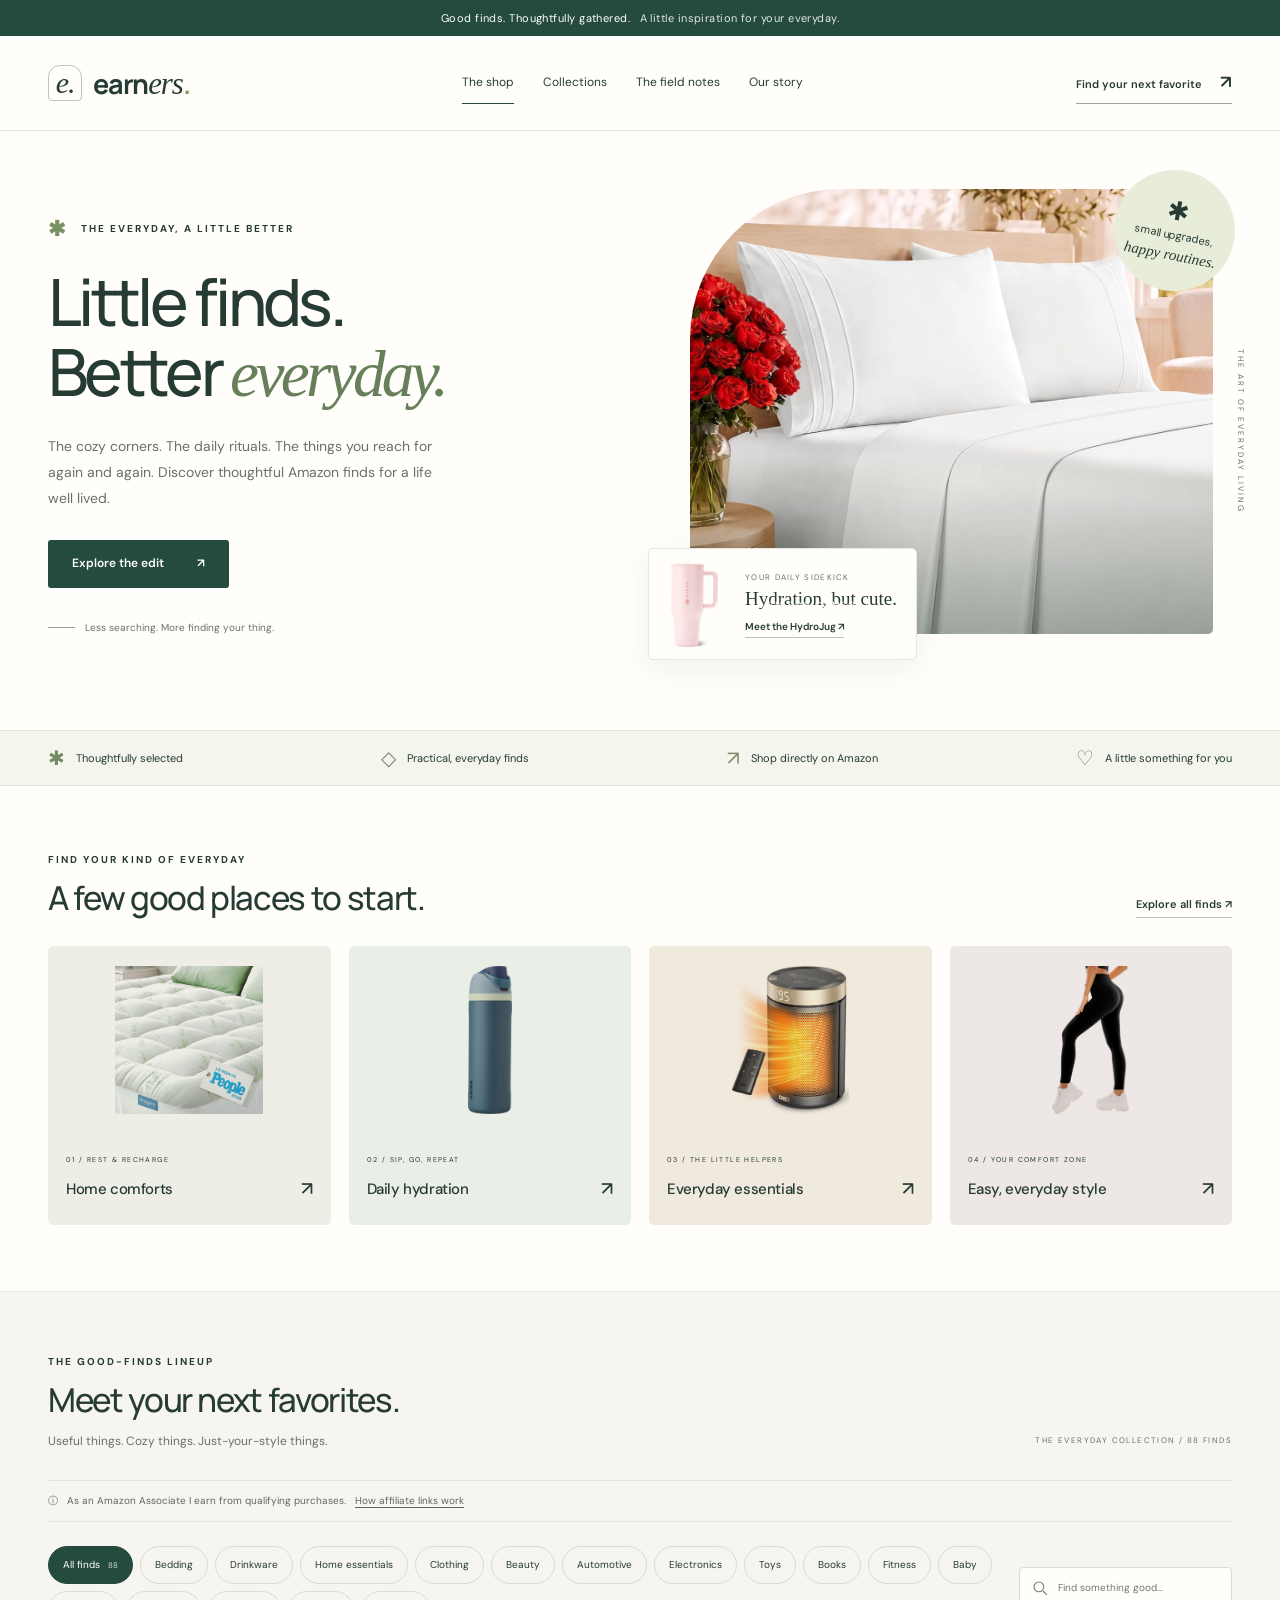
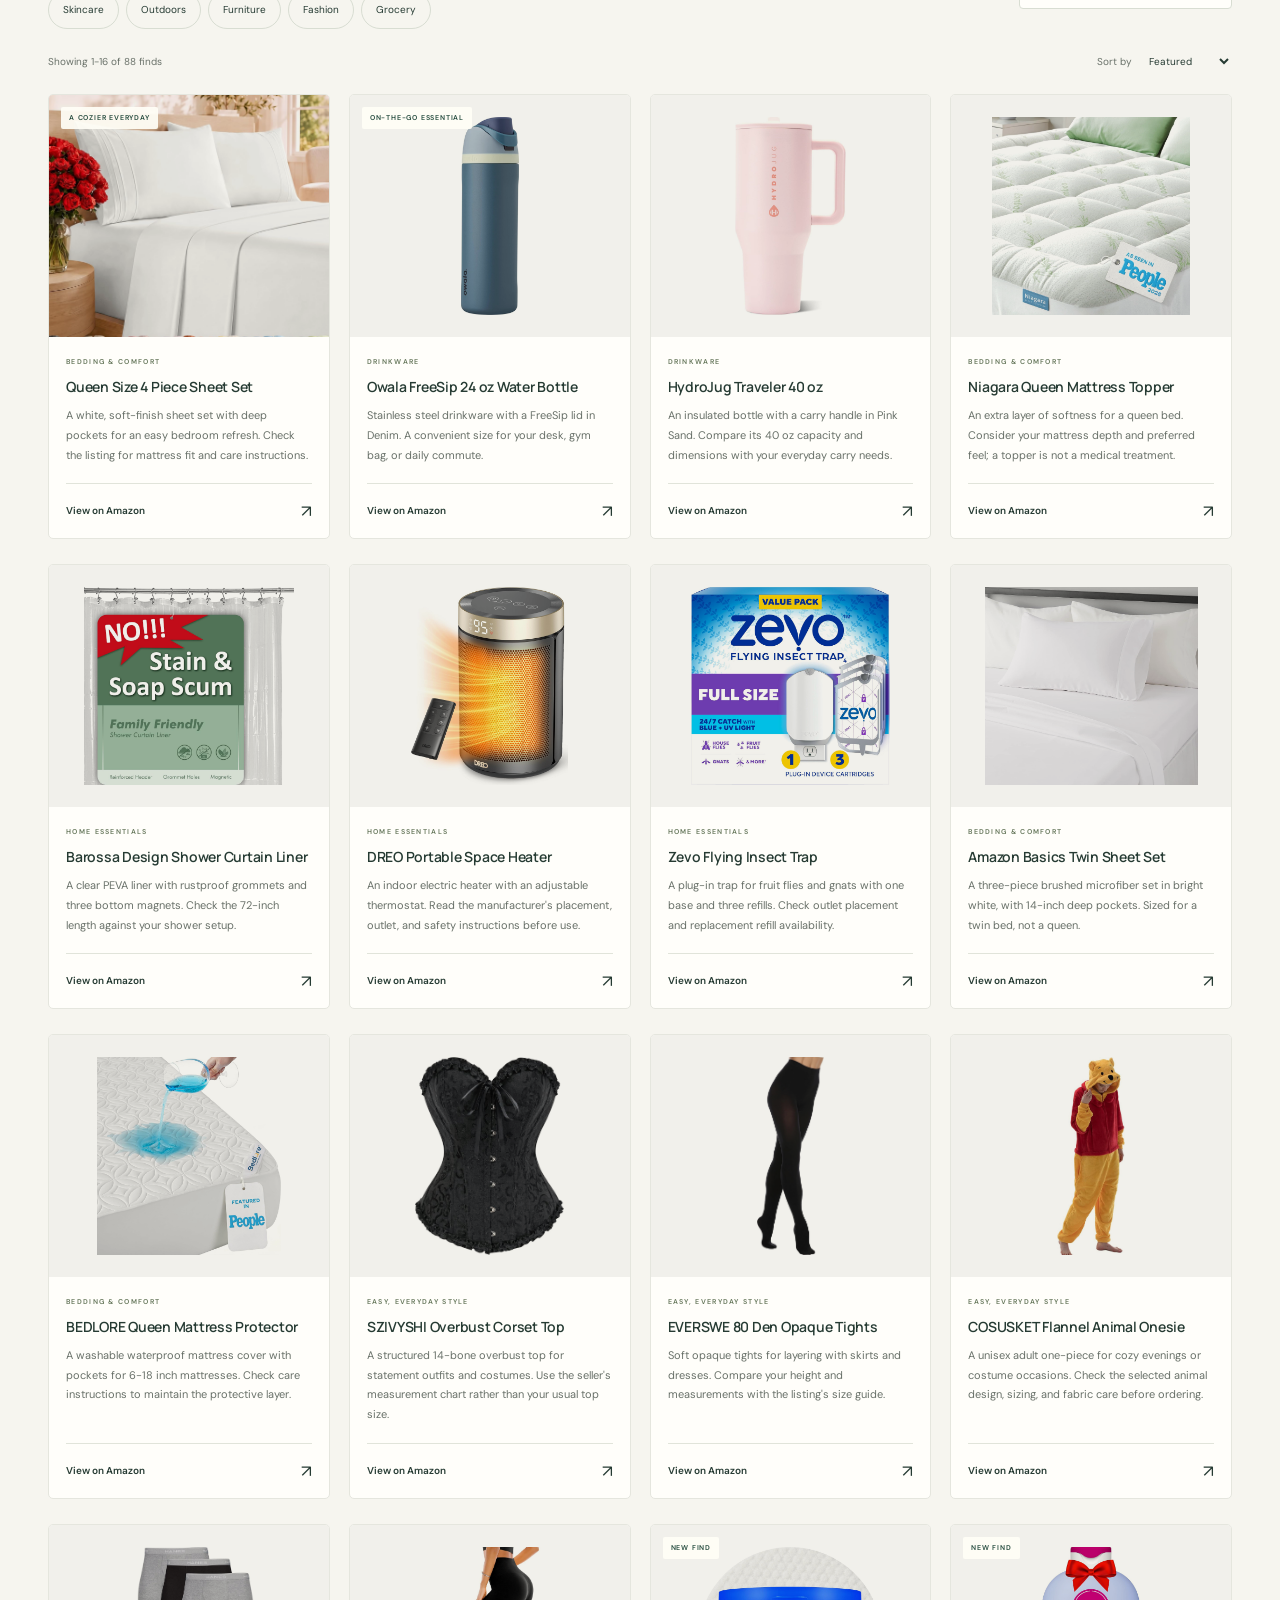
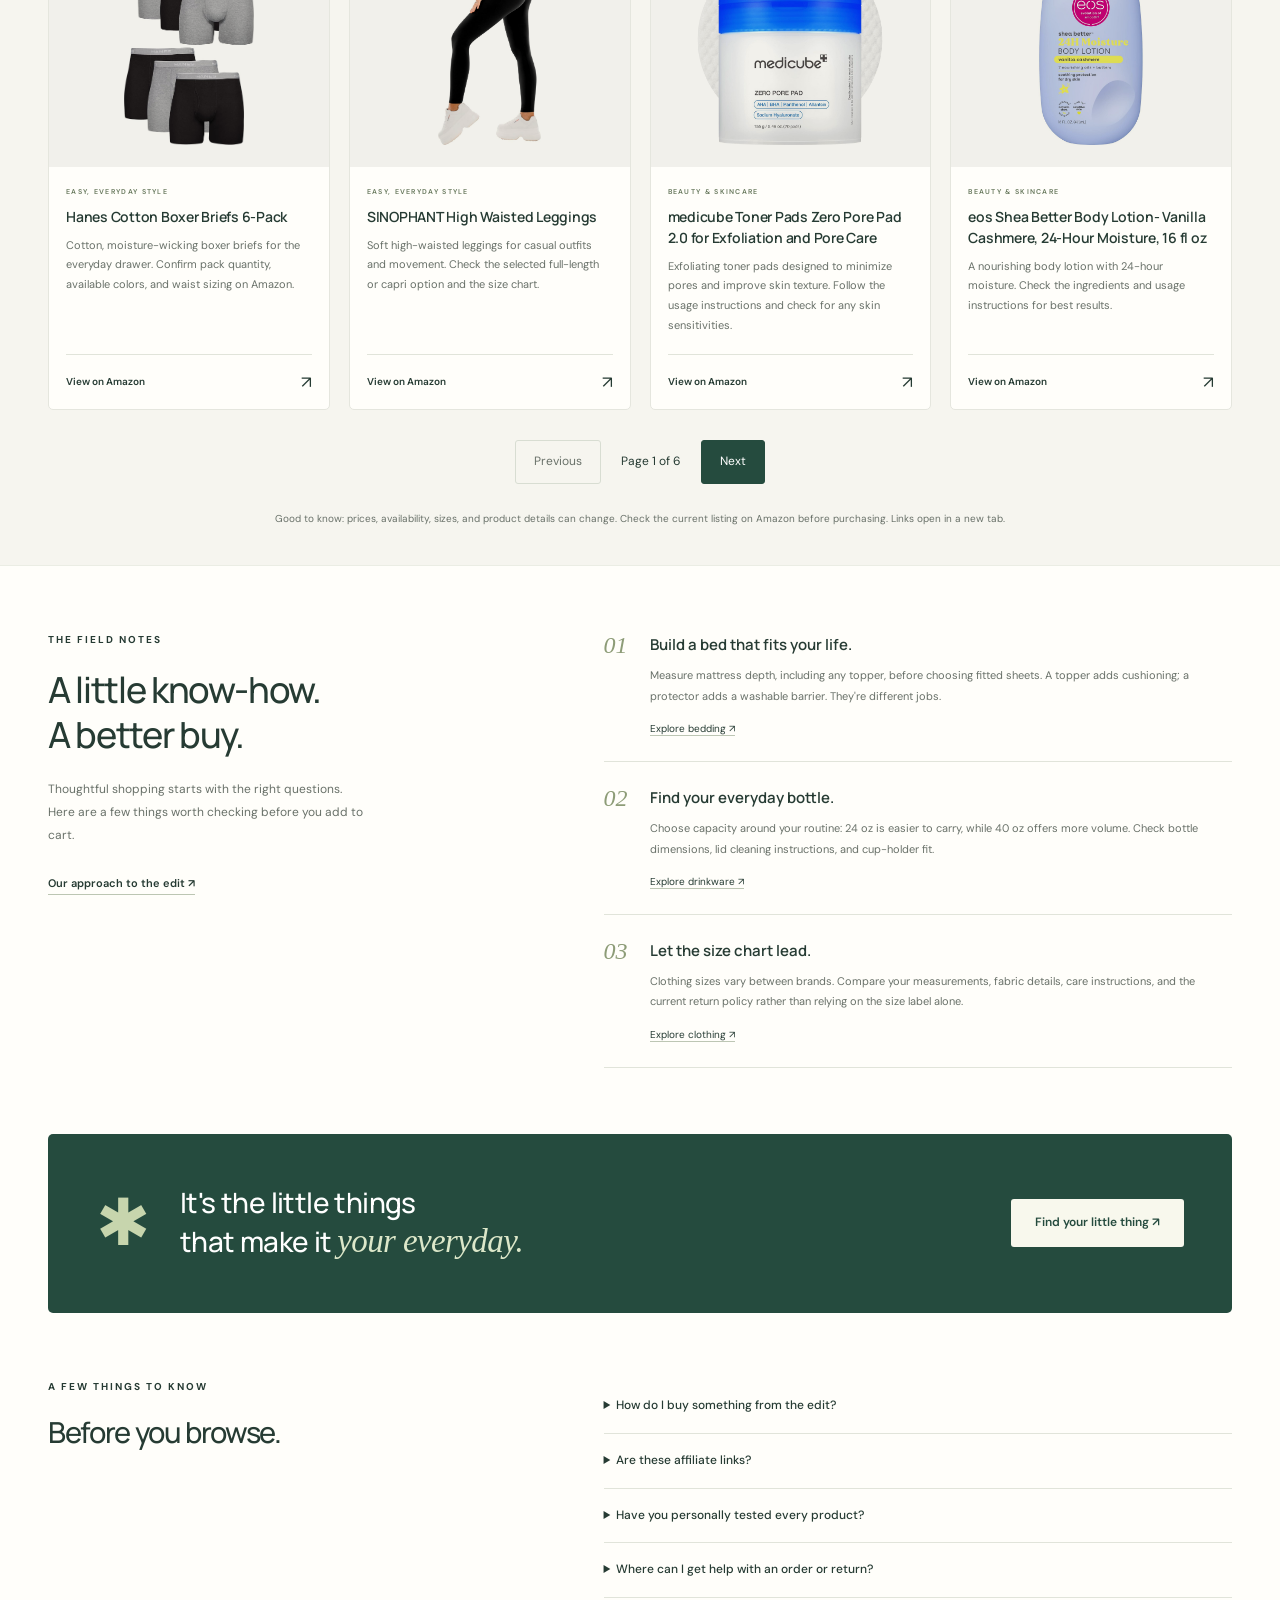
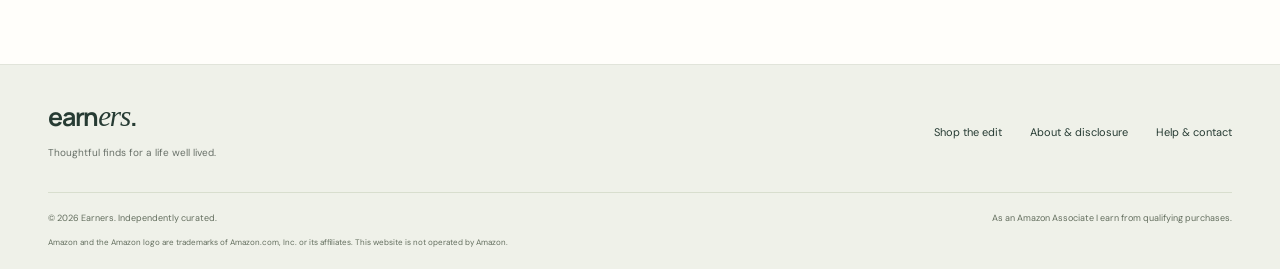
<file: index.html>
<!doctype html>
<html lang="en">
  <head>
    <meta charset="utf-8" />
    <meta name="viewport" content="width=device-width, initial-scale=1" />
    <meta name="theme-color" content="#254b3e" />
    <title>Earners | Amazon Finds for Home, Style & Everyday Living</title>
    <link rel="canonical" href="https://products.brotherfall.com/" />
    <meta
      name="description"
      content="Discover thoughtfully selected Amazon finds for a cozier home and an easier everyday. Shop bedding, drinkware, home essentials, and comfortable clothing with practical buying tips."
    />
    <meta name="robots" content="index, follow" />
    <meta property="og:type" content="website" />
    <meta property="og:site_name" content="Earners" />
    <meta property="og:url" content="https://products.brotherfall.com/" />
    <meta
      property="og:title"
      content="Earners | Little finds. Better everyday."
    />
    <meta
      property="og:description"
      content="A considered collection of home comforts, everyday essentials, and easy style. Explore our Amazon finds and practical shopping guides."
    />
    <meta
      property="og:image"
      content="https://products.brotherfall.com/images/pillows.jpg"
    />
    <meta
      property="og:image:alt"
      content="White bedding in a light-filled bedroom"
    />
    <meta name="twitter:card" content="summary_large_image" />
    <meta name="twitter:title" content="Earners | Thoughtful Amazon Finds" />
    <meta
      name="twitter:description"
      content="Home comforts, everyday essentials, and easy style, all in one thoughtful edit."
    />
    <meta
      name="twitter:image"
      content="https://products.brotherfall.com/images/pillows.jpg"
    />
    <link rel="icon" href="favicon.svg" type="image/svg+xml" />
    <link rel="stylesheet" href="style.css" />
    <script src="main.js" defer></script>
    <script id="collection-schema" type="application/ld+json">
      {
        "@context": "https://schema.org",
        "@type": "CollectionPage",
        "name": "Earners",
        "url": "https://products.brotherfall.com/",
        "description": "An independent collection of Amazon affiliate finds for home, drinkware, and clothing, with practical buying guidance.",
        "inLanguage": "en",
        "about": [
          {
            "@type": "Thing",
            "name": "BEDDING & COMFORT"
          },
          {
            "@type": "Thing",
            "name": "DRINKWARE"
          },
          {
            "@type": "Thing",
            "name": "HOME ESSENTIALS"
          },
          {
            "@type": "Thing",
            "name": "EASY, EVERYDAY STYLE"
          },
          {
            "@type": "Thing",
            "name": "BEAUTY & SKINCARE"
          },
          {
            "@type": "Thing",
            "name": "Automotive"
          },
          {
            "@type": "Thing",
            "name": "Electronics"
          },
          {
            "@type": "Thing",
            "name": "Toys"
          },
          {
            "@type": "Thing",
            "name": "Books"
          },
          {
            "@type": "Thing",
            "name": "Fitness"
          },
          {
            "@type": "Thing",
            "name": "Baby"
          },
          {
            "@type": "Thing",
            "name": "Skincare"
          },
          {
            "@type": "Thing",
            "name": "Outdoors"
          },
          {
            "@type": "Thing",
            "name": "Furniture"
          },
          {
            "@type": "Thing",
            "name": "Fashion"
          },
          {
            "@type": "Thing",
            "name": "Grocery"
          }
        ],
        "mainEntity": {
          "@type": "ItemList",
          "numberOfItems": 88,
          "itemListElement": [
            {
              "@type": "ListItem",
              "position": 1,
              "name": "Queen Size 4 Piece Sheet Set",
              "url": "https://amzn.to/4BjpfmI"
            },
            {
              "@type": "ListItem",
              "position": 2,
              "name": "Owala FreeSip 24 oz Water Bottle",
              "url": "https://amzn.to/4yuQQ1B"
            },
            {
              "@type": "ListItem",
              "position": 3,
              "name": "HydroJug Traveler 40 oz",
              "url": "https://amzn.to/4k2jZxG"
            },
            {
              "@type": "ListItem",
              "position": 4,
              "name": "Niagara Queen Mattress Topper",
              "url": "https://amzn.to/3U5pl0H"
            },
            {
              "@type": "ListItem",
              "position": 5,
              "name": "Barossa Design Shower Curtain Liner",
              "url": "https://amzn.to/4jytTqC"
            },
            {
              "@type": "ListItem",
              "position": 6,
              "name": "DREO Portable Space Heater",
              "url": "https://amzn.to/3UEKOh9"
            },
            {
              "@type": "ListItem",
              "position": 7,
              "name": "Zevo Flying Insect Trap",
              "url": "https://amzn.to/4zFvAqX"
            },
            {
              "@type": "ListItem",
              "position": 8,
              "name": "Amazon Basics Twin Sheet Set",
              "url": "https://amzn.to/48cyMP3"
            },
            {
              "@type": "ListItem",
              "position": 9,
              "name": "BEDLORE Queen Mattress Protector",
              "url": "https://amzn.to/47yAs5i"
            },
            {
              "@type": "ListItem",
              "position": 10,
              "name": "SZIVYSHI Overbust Corset Top",
              "url": "https://amzn.to/4hW5A4N"
            },
            {
              "@type": "ListItem",
              "position": 11,
              "name": "EVERSWE 80 Den Opaque Tights",
              "url": "https://amzn.to/486OiMs"
            },
            {
              "@type": "ListItem",
              "position": 12,
              "name": "COSUSKET Flannel Animal Onesie",
              "url": "https://amzn.to/4Bkxqzi"
            },
            {
              "@type": "ListItem",
              "position": 13,
              "name": "Hanes Cotton Boxer Briefs 6-Pack",
              "url": "https://amzn.to/4zPqzfQ"
            },
            {
              "@type": "ListItem",
              "position": 14,
              "name": "SINOPHANT High Waisted Leggings",
              "url": "https://amzn.to/4hYMk6M"
            },
            {
              "@type": "ListItem",
              "position": 15,
              "name": "medicube Toner Pads Zero Pore Pad 2.0 for Exfoliation and Pore Care",
              "url": "https://amzn.to/4yrE2Jn"
            },
            {
              "@type": "ListItem",
              "position": 16,
              "name": "eos Shea Better Body Lotion- Vanilla Cashmere, 24-Hour Moisture, 16 fl oz",
              "url": "https://amzn.to/4eLMtbs"
            },
            {
              "@type": "ListItem",
              "position": 17,
              "name": "Neutrogena Makeup Remover Micellar Wipes, 2 Pack of 25 Ct",
              "url": "https://amzn.to/3UGKvCq"
            },
            {
              "@type": "ListItem",
              "position": 18,
              "name": "Maybelline Lash Sensational Sky High Washable Mascara Makeup, Volumizing, Lengthening, Defining, Curling, Multiplying, Buildable Formula, Blackest Black, 1 Count",
              "url": "https://amzn.to/4BkCnIo"
            },
            {
              "@type": "ListItem",
              "position": 19,
              "name": "Amazon Essentials Cotton Swabs, 500 Count (Previously Amazon Basics)",
              "url": "https://amzn.to/4z8khIg"
            },
            {
              "@type": "ListItem",
              "position": 20,
              "name": "La Roche-Posay Toleriane Double Repair Face Moisturizer",
              "url": "https://amzn.to/4dRKSAE"
            },
            {
              "@type": "ListItem",
              "position": 21,
              "name": "Native Aluminum-Free Deodorant for Women & Men, Coconut & Vanilla, 2.65oz",
              "url": "https://amzn.to/47w4BCs"
            },
            {
              "@type": "ListItem",
              "position": 22,
              "name": "Luxe Color Changing Foundation – Medium",
              "url": "https://amzn.to/3L8kFqJ"
            },
            {
              "@type": "ListItem",
              "position": 23,
              "name": "PanOxyl Acne Foaming Wash, 10% Benzoyl Peroxide, For Face & Body, 5.5 oz",
              "url": "https://amzn.to/4slvDWK"
            },
            {
              "@type": "ListItem",
              "position": 24,
              "name": "MRS. MEYER'S CLEAN DAY Hand Soap Refill, Lemon Verbena Scent, 33 Fl Oz Bottle",
              "url": "https://amzn.to/3VNJPeX"
            },
            {
              "@type": "ListItem",
              "position": 25,
              "name": "Drift Car Air Freshener - The Original Wood Air Freshener - Car Odor Eliminator - Long Lasting Scent - Auto Accessories - Metal Clip - Essential Oils - Clean Ingredients - Teak Scent Starter Kit",
              "url": "https://amzn.to/3UzoOnT"
            },
            {
              "@type": "ListItem",
              "position": 26,
              "name": "USANOOKS Microfiber Cleaning Cloth Grey - 12 Pcs (12.5\"x12.5\") - High Performance - 1200 Washes, Ultra Absorbent Microfiber Towel Weave Grime & Liquid for Streak-Free Mirror Shine - Car Washing Cloth",
              "url": "https://amzn.to/4yFkr8N"
            },
            {
              "@type": "ListItem",
              "position": 27,
              "name": "AstroAI Windshield Cleaner Tool & Car Interior Detailing Kit, Blue, 21 in",
              "url": "https://amzn.to/4i1IcBu"
            },
            {
              "@type": "ListItem",
              "position": 28,
              "name": "Owala FreeSip Stainless Steel Water Bottle 24 oz Black Cherry",
              "url": "https://amzn.to/4zIC2xx"
            },
            {
              "@type": "ListItem",
              "position": 29,
              "name": "Amazon Fire TV Stick 4K Select, start streaming in 4K, AI-powered search, and free & live TV, find shows faster with Alexa+",
              "url": "https://link.amazon/B0el7v6eV"
            },
            {
              "@type": "ListItem",
              "position": 30,
              "name": "Apple iPhone 12, 64GB, Black - Unlocked (Renewed)",
              "url": "https://link.amazon/B012Eqxpv"
            },
            {
              "@type": "ListItem",
              "position": 31,
              "name": "Antarctic Star Countertop Ice Maker Machine, 26Lbs/Day Fastest 6‑Min Ice",
              "url": "https://link.amazon/B05rJ252f"
            },
            {
              "@type": "ListItem",
              "position": 32,
              "name": "Where’s your Baby and Daddy Hide & Seek Simulation Game",
              "url": "https://link.amazon/B01dqegqg"
            },
            {
              "@type": "ListItem",
              "position": 33,
              "name": "Acrylic Paint Markers, 24 Colors Dual Tip Fine & Brush Pens Set",
              "url": "https://link.amazon/B03gjcGrI"
            },
            {
              "@type": "ListItem",
              "position": 34,
              "name": "A Court of Splintered Harmony: The Valkyrie Cycle, Movement I (A Court of Thorns and Roses, 6)",
              "url": "https://link.amazon/B0jm1LZoq"
            },
            {
              "@type": "ListItem",
              "position": 35,
              "name": "Money. Wealth. Life Insurance.: How the Wealthy Use Life Insurance as a Tax-Free Personal Bank to Supercharge Their Savings",
              "url": "https://link.amazon/B0g1CMv94"
            },
            {
              "@type": "ListItem",
              "position": 36,
              "name": "Amazon Basics Neoprene Dumbbell Hand Weights for Exercise and Muscle Toning",
              "url": "https://link.amazon/B0866y1Dd"
            },
            {
              "@type": "ListItem",
              "position": 37,
              "name": "Pampers Swaddlers Diapers, Size 4 (15-34 lbs), 150 Count, Fragrance Free, Hypoallergenic, Absorbent, Pediatrician Recommended, Skin Safe",
              "url": "https://link.amazon/B04MHlUSL"
            },
            {
              "@type": "ListItem",
              "position": 38,
              "name": "Mighty Patch Hero Cosmetics Original Nighttime Acne Pimple Patches, 36 Ct",
              "url": "https://link.amazon/B0cKDAMWK"
            },
            {
              "@type": "ListItem",
              "position": 39,
              "name": "Occer 12x25 Compact Binoculars for Adults and Kids",
              "url": "https://link.amazon/B08NRmavv"
            },
            {
              "@type": "ListItem",
              "position": 40,
              "name": "Furniture of America Sebras Modern Chenille 30.3-inch Accent Chair with Zebra-Stripe, Cylindrical Backrest for Living Room, Orange",
              "url": "https://link.amazon/B0bN0i1bO"
            },
            {
              "@type": "ListItem",
              "position": 41,
              "name": "Luxury Fluffy Faux Fur Throw Blanket,Thick Fluffy Silky Fuzzy Cozy Blanket,Plush Blankets for Couch, Sofa, Chair, Bed-Tiger Print Brown-50 * 60inch",
              "url": "https://link.amazon/B0iHYlcmq"
            },
            {
              "@type": "ListItem",
              "position": 42,
              "name": "Trycooling Hand Painted Tiger Skin Ceramic Jewelry Dish, Gold",
              "url": "https://link.amazon/B070rRdVn"
            },
            {
              "@type": "ListItem",
              "position": 43,
              "name": "Tortoise Shell Drinking Glasses Set of 4, Brown Decorative Tortoise Shell Tumbler Cups for Wine & Drinks，Drinking Glasses for Wedding Gifts, Housewarming, Cocktail Party (6, 10oz)",
              "url": "https://link.amazon/B06SAjguT"
            },
            {
              "@type": "ListItem",
              "position": 44,
              "name": "Cozy Bliss Deer Print Faux Fur Throw Blanket,50\"×60\", Brown Deer",
              "url": "https://link.amazon/B01J36kIZ"
            },
            {
              "@type": "ListItem",
              "position": 45,
              "name": "Kmax Cow Print Accent Chair Velvet Wingback Chair with Pillow Nail-Head Channel Tufted Oversized Club Chair for Living Room Bedroom Guest Room",
              "url": "https://link.amazon/B0fg4mwqN"
            },
            {
              "@type": "ListItem",
              "position": 46,
              "name": "Deer Print Faux Fur Throw Pillow Covers 18x18 Animal Print Pillowcases",
              "url": "https://link.amazon/B0f94YOXE"
            },
            {
              "@type": "ListItem",
              "position": 47,
              "name": "Frye Campus 14L Women's Knee-High Boots, Leather Lined, Goodyear Welt",
              "url": "https://link.amazon/B0dZHXCYq"
            },
            {
              "@type": "ListItem",
              "position": 48,
              "name": "Sam Edelman Women's Paige Booties",
              "url": "https://link.amazon/B05f7bxgK"
            },
            {
              "@type": "ListItem",
              "position": 49,
              "name": "Michael Kors Women's Beverly Flat Boot",
              "url": "https://link.amazon/B055LMLoT"
            },
            {
              "@type": "ListItem",
              "position": 50,
              "name": "Michael Kors Women's Beverly Flat Boot",
              "url": "https://link.amazon/B055LMLoT"
            },
            {
              "@type": "ListItem",
              "position": 51,
              "name": "Michael Kors Women's Beverly Flat Boot",
              "url": "https://link.amazon/B04bUwmRg"
            },
            {
              "@type": "ListItem",
              "position": 52,
              "name": "Dolce Vita Women's Nedi Booties",
              "url": "https://link.amazon/B0b8kKmSz"
            },
            {
              "@type": "ListItem",
              "position": 53,
              "name": "Michael Kors Women's Fringed Suede Jacket",
              "url": "https://link.amazon/B06IlZiKg"
            },
            {
              "@type": "ListItem",
              "position": 54,
              "name": "[BLANKNYC] Women's Maple Sugar Faux Suede Fringe Jacket",
              "url": "https://link.amazon/B09np0UgV"
            },
            {
              "@type": "ListItem",
              "position": 55,
              "name": "Madewell The Essential Curve Medium Shoulder Bag in Fringed Suede",
              "url": "https://link.amazon/B0fiuwjYt"
            },
            {
              "@type": "ListItem",
              "position": 56,
              "name": "18K Gold Plated Irregular Pendant Chunky Statement Necklace for Women",
              "url": "https://link.amazon/B04f8LEAl"
            },
            {
              "@type": "ListItem",
              "position": 57,
              "name": "Chunky Heart Necklace for Women14K Gold Plated Chunky Chain Necklaces Trendy Heart Pendant Necklace Toggle Clasp Statement Jewelry Gift for for Women",
              "url": "https://link.amazon/B0dhLlmBa"
            },
            {
              "@type": "ListItem",
              "position": 58,
              "name": "Paracord Rope Cord Necklace for Women Trendy Natural Stone Charm Jewelry",
              "url": "https://link.amazon/B01jDvXvA"
            },
            {
              "@type": "ListItem",
              "position": 59,
              "name": "ANRABESS Women Summer Casual Wide Leg Palazzo Pants with Pockets",
              "url": "https://link.amazon/A04yzH0NM"
            },
            {
              "@type": "ListItem",
              "position": 60,
              "name": "Rubies at Party City DC Superheroes Supergirl TV Series: Supergirl Costume Dress for Adults, Women's Costume",
              "url": "https://link.amazon/B0cqO9iCO"
            },
            {
              "@type": "ListItem",
              "position": 61,
              "name": "Inflatable Chicken Costume Adult, Inflatables Rooster Costume Women/Men for Party",
              "url": "https://link.amazon/B0i4wuys0"
            },
            {
              "@type": "ListItem",
              "position": 62,
              "name": "Akokvlar 8Pcs Medieval Renaissance Costume Vintage Elf Dress for Women with Accessories",
              "url": "https://link.amazon/B08Elzybw"
            },
            {
              "@type": "ListItem",
              "position": 63,
              "name": "Von Dutch Medium Y2K Shoulder Bag Purse for Women",
              "url": "https://link.amazon/B048wCN0j"
            },
            {
              "@type": "ListItem",
              "position": 64,
              "name": "Aelfric Eden Sweaters for Women Oversized Chunky Cable Knit Crew Neck Solid Pullover Sweater Trendy Vintage Fall Tops",
              "url": "https://link.amazon/B0a9VeitM"
            },
            {
              "@type": "ListItem",
              "position": 65,
              "name": "Christmas Family Pajamas Family Matching Sleepwear Xmas Long Sleeve Jammies Matching Holiday Pajamas",
              "url": "https://link.amazon/B0a6N7xap"
            },
            {
              "@type": "ListItem",
              "position": 66,
              "name": "Amazon Essentials Men's Relaxed-Fit Double Breasted Wool Blend Longline Topcoat with Classic Lapel",
              "url": "https://link.amazon/B0d8hFU7g"
            },
            {
              "@type": "ListItem",
              "position": 67,
              "name": "COOFANDY Mens Quarter Zip Pullover Mock Neck Sweatshirt Long Sleeve Sweater",
              "url": "https://link.amazon/B0bRMSUBK"
            },
            {
              "@type": "ListItem",
              "position": 68,
              "name": "OKEEFE Hybrid Active Noise Cancelling Headphones 120H Playtime Wireless Bluetooth 6.0 Headphones with Hi-Res Sound & 360° Surround Clear Call Mics Over Ear Headphone Headset for Travel,Workout Black",
              "url": "https://link.amazon/B043TnV8i"
            },
            {
              "@type": "ListItem",
              "position": 69,
              "name": "Wireless Earbuds, Bluetooth 5.4 Headphones HIFI Stereo/Crystal clear sound",
              "url": "https://link.amazon/B0dkcLIAu"
            },
            {
              "@type": "ListItem",
              "position": 70,
              "name": "Away The Everywhere Bag, Airline-Approved Carry-On Travel Bag",
              "url": "https://link.amazon/B04hLTsaz"
            },
            {
              "@type": "ListItem",
              "position": 71,
              "name": "Away The Everywhere Bag, Airline-Approved Carry-On Travel Bag",
              "url": "https://link.amazon/B0hvBZVRQ"
            },
            {
              "@type": "ListItem",
              "position": 72,
              "name": "Away The Carry-On Flex, 22-Inch Lightweight Expandable Carry-On Luggage",
              "url": "https://link.amazon/B06fASoot"
            },
            {
              "@type": "ListItem",
              "position": 73,
              "name": "Solar Power Bank,49800mAh Wireless Portable Phone Charger with 4 Cables",
              "url": "https://link.amazon/B08RcbpWs"
            },
            {
              "@type": "ListItem",
              "position": 74,
              "name": "Google Pixel 11 - Unlocked Smartphone, Gemini - 256 GB - Frost",
              "url": "https://link.amazon/B06D3ZmGG"
            },
            {
              "@type": "ListItem",
              "position": 75,
              "name": "Pre-Loved Retiro NM Handbag, Red",
              "url": "https://link.amazon/B0cR1dFGi"
            },
            {
              "@type": "ListItem",
              "position": 76,
              "name": "Reese's Assorted Peanut Butter Halloween Candy Pumpkin Bowl, 110 ct",
              "url": "https://link.amazon/B0fKqtjjl"
            },
            {
              "@type": "ListItem",
              "position": 77,
              "name": "Goody Ouchless Polyband Hair Ties, 500 Ct, Assorted, Latex Elastic Bands",
              "url": "https://link.amazon/B05mmNjEO"
            },
            {
              "@type": "ListItem",
              "position": 78,
              "name": "LANEIGE Lip Sleeping Mask | Korean Overnight Lip Treatment",
              "url": "https://link.amazon/B0dLb3rHi"
            },
            {
              "@type": "ListItem",
              "position": 79,
              "name": "Palmer's Cocoa Butter Formula, Tahitian Vanilla Body Balm (7.25 oz)",
              "url": "https://link.amazon/B01y3MHY3"
            },
            {
              "@type": "ListItem",
              "position": 80,
              "name": "Armani Beauty Stronger With You Intensely - Warm & Spicy Cologne for Men",
              "url": "https://link.amazon/B02kLgbrM"
            },
            {
              "@type": "ListItem",
              "position": 81,
              "name": "Pond's Nourishing Moisturizing Cream, Crema S, Fragrance Free, Ivory, 14.1 Oz",
              "url": "https://link.amazon/B05n874oE"
            },
            {
              "@type": "ListItem",
              "position": 82,
              "name": "Wahl Clipper Rechargeable Cord/Cordless Haircutting & Trimming Kit",
              "url": "https://link.amazon/B03ShItwf"
            },
            {
              "@type": "ListItem",
              "position": 83,
              "name": "Got2B Glued Styling Spiking Hair Gel, 6 oz tubes - 2 + Travel 1.25 oz tube",
              "url": "https://link.amazon/B04oT2blV"
            },
            {
              "@type": "ListItem",
              "position": 84,
              "name": "Nudestix Exfoliating Butter Body Wash – 3-in-1 Foaming Cleanser, Body Scrub & Skin Renewing Treatment with Salt, AHA/BHA & Tangerine Butter | Clean, Vegan & Scented with Lavender & Bergamot",
              "url": "https://link.amazon/B0f8z2DpT"
            },
            {
              "@type": "ListItem",
              "position": 85,
              "name": "Harry's Advanced Hydration Lip Treatment for Men - Clear Finish - 0.34 oz",
              "url": "https://link.amazon/B0jjNWcUr"
            },
            {
              "@type": "ListItem",
              "position": 86,
              "name": "Big Dreams Baby Diapers, Size 3, 192 Count",
              "url": "https://link.amazon/B0dCJaUE0"
            },
            {
              "@type": "ListItem",
              "position": 87,
              "name": "Old Spice Body Wash for Men, Long-Lasting Swagger Scent, 24 fl oz Pack of 2",
              "url": "https://link.amazon/B0aIG3hrt"
            },
            {
              "@type": "ListItem",
              "position": 88,
              "name": "Glo Melanin Natural Lemon & Turmeric Lip Balm - Brighten, Nourish Dark Lips",
              "url": "https://link.amazon/B05lo3M5k"
            }
          ]
        }
      }
    </script>
  </head>
  <body>
    <a class="skip-link" href="#main">Skip to content</a>
    <div class="announcement">
      Good finds. Thoughtfully gathered.
      <span>A little inspiration for your everyday.</span>
    </div>
    <header class="site-header">
      <div class="container header-inner">
        <a class="brand" href="index.html" aria-label="Earners home"
          ><span class="brand-mark" aria-hidden="true">e.</span> earn<span
            class="brand-serif"
            >ers</span
          ><span class="brand-dot">.</span></a
        >
        <nav aria-label="Main navigation">
          <a class="nav-active" href="#shop">The shop</a>
          <a href="#collections">Collections</a>
          <a href="#guide">The field notes</a>
          <a href="about.html">Our story</a>
        </nav>
        <a class="header-cta" href="#shop"
          >Find your next favorite <span aria-hidden="true">&nearr;</span></a
        >
      </div>
    </header>
    <main id="main">
      <section class="hero container" aria-labelledby="hero-title">
        <div class="hero-copy">
          <p class="eyebrow">
            <span class="tiny-star" aria-hidden="true">&#10033;</span> THE
            EVERYDAY, A LITTLE BETTER
          </p>
          <h1 id="hero-title">Little finds.<br />Better <em>everyday.</em></h1>
          <p class="hero-description">
            The cozy corners. The daily rituals. The things you reach for again
            and again. Discover thoughtful Amazon finds for a life well lived.
          </p>
          <a class="button button-dark" href="#shop"
            >Explore the edit <span aria-hidden="true">&nearr;</span></a
          >
          <div class="hero-note">
            <span class="note-line"></span> Less searching. More finding your
            thing.
          </div>
        </div>
        <div class="hero-visual">
          <div class="hero-photo">
            <img
              src="images/pillows.jpg"
              alt="A sunlit bedroom styled with crisp white sheets and soft neutral tones"
              width="1200"
              height="1500"
              fetchpriority="high"
            /><span class="photo-caption">MAKE ROOM FOR COMFORT</span>
          </div>
          <div class="hero-sticker">
            <span aria-hidden="true">&#10033;</span> small upgrades,<br /><em
              >happy routines.</em
            >
          </div>
          <a
            class="floating-find"
            href="https://amzn.to/4k2jZxG"
            target="_blank"
            rel="sponsored nofollow noopener noreferrer"
            aria-label="View HydroJug Traveler on Amazon (opens in a new tab)"
          >
            <img
              src="images/pinkwater.jpg"
              alt="Pink Sand HydroJug Traveler water bottle"
              width="110"
              height="132"
            />
            <span
              ><small>YOUR DAILY SIDEKICK</small
              ><strong>Hydration, but cute.</strong
              ><span class="text-link">Meet the HydroJug &nearr;</span></span
            >
          </a>
          <span class="hero-vertical" aria-hidden="true"
            >THE ART OF EVERYDAY LIVING</span
          >
        </div>
      </section>
      <div class="values-strip">
        <div class="container values-inner">
          <span
            ><span aria-hidden="true">&#10033;</span> Thoughtfully
            selected</span
          ><span
            ><span aria-hidden="true">&#9671;</span> Practical, everyday
            finds</span
          ><span
            ><span aria-hidden="true">&#8599;</span> Shop directly on
            Amazon</span
          ><span
            ><span aria-hidden="true">&#9825;</span> A little something for
            you</span
          >
        </div>
      </div>
      <section
        class="section container"
        id="collections"
        aria-labelledby="collections-title"
      >
        <div class="section-heading">
          <div>
            <p class="eyebrow">FIND YOUR KIND OF EVERYDAY</p>
            <h2 id="collections-title">A few good places to start.</h2>
          </div>
          <a class="text-link" href="#shop" data-category-link="all"
            >Explore all finds <span aria-hidden="true">&nearr;</span></a
          >
        </div>
        <div class="collection-grid">
          <a
            class="collection-card collection-bed"
            href="#shop"
            data-category-link="bedding"
            ><img
              src="images/beddings.jpg"
              alt="Soft white quilted mattress topper"
              width="360"
              height="260"
              loading="lazy"
            />
            <div>
              <span>01 / REST & RECHARGE</span>
              <h3>Home comforts <span aria-hidden="true">&nearr;</span></h3>
            </div></a
          >
          <a
            class="collection-card collection-drink"
            href="#shop"
            data-category-link="drinkware"
            ><img
              src="images/waterbottle.jpg"
              alt="Owala FreeSip stainless steel water bottle"
              width="360"
              height="260"
              loading="lazy"
            />
            <div>
              <span>02 / SIP, GO, REPEAT</span>
              <h3>Daily hydration <span aria-hidden="true">&nearr;</span></h3>
            </div></a
          >
          <a
            class="collection-card collection-home"
            href="#shop"
            data-category-link="home"
            ><img
              src="images/heater.jpg"
              alt="DREO portable indoor space heater"
              width="360"
              height="260"
              loading="lazy"
            />
            <div>
              <span>03 / THE LITTLE HELPERS</span>
              <h3>
                Everyday essentials <span aria-hidden="true">&nearr;</span>
              </h3>
            </div></a
          >
          <a
            class="collection-card collection-style"
            href="#shop"
            data-category-link="clothing"
            ><img
              src="images/colang.jpg"
              alt="SINOPHANT high waisted leggings"
              width="360"
              height="260"
              loading="lazy"
            />
            <div>
              <span>04 / YOUR COMFORT ZONE</span>
              <h3>
                Easy, everyday style <span aria-hidden="true">&nearr;</span>
              </h3>
            </div></a
          >
        </div>
      </section>
      <section class="shop-section" id="shop" aria-labelledby="shop-title">
        <div class="container">
          <div class="section-heading">
            <div>
              <p class="eyebrow">THE GOOD-FINDS LINEUP</p>
              <h2 id="shop-title">Meet your next favorites.</h2>
              <p class="section-intro">
                Useful things. Cozy things. Just-your-style things.
              </p>
            </div>
            <span class="collection-count"
              >THE EVERYDAY COLLECTION / 88 FINDS</span
            >
          </div>
          <p class="affiliate-note">
            <span aria-hidden="true">&#9432;</span> As an Amazon Associate I
            earn from qualifying purchases.
            <a href="about.html#disclosure">How affiliate links work</a>
          </p>
          <div class="shop-tools" hidden id="shop-tools">
            <div
              class="filter-list"
              role="group"
              aria-label="Filter products by category"
            >
              <button
                type="button"
                class="filter active"
                data-filter="all"
                aria-pressed="true"
              >
                All finds <span>88</span>
              </button>
              <button
                type="button"
                class="filter"
                data-filter="bedding"
                aria-pressed="false"
              >
                Bedding
              </button>
              <button
                type="button"
                class="filter"
                data-filter="drinkware"
                aria-pressed="false"
              >
                Drinkware
              </button>
              <button
                type="button"
                class="filter"
                data-filter="home"
                aria-pressed="false"
              >
                Home essentials
              </button>
              <button
                type="button"
                class="filter"
                data-filter="clothing"
                aria-pressed="false"
              >
                Clothing
              </button>
              <button
                type="button"
                class="filter"
                data-filter="beauty"
                aria-pressed="false"
              >
                Beauty
              </button>
              <button
                type="button"
                class="filter"
                data-filter="automotive"
                aria-pressed="false"
              >
                Automotive
              </button>
              <button
                type="button"
                class="filter"
                data-filter="electronics"
                aria-pressed="false"
              >
                Electronics
              </button>
              <button
                type="button"
                class="filter"
                data-filter="toys"
                aria-pressed="false"
              >
                Toys
              </button>
              <button
                type="button"
                class="filter"
                data-filter="books"
                aria-pressed="false"
              >
                Books
              </button>
              <button
                type="button"
                class="filter"
                data-filter="fitness"
                aria-pressed="false"
              >
                Fitness
              </button>
              <button
                type="button"
                class="filter"
                data-filter="baby"
                aria-pressed="false"
              >
                Baby
              </button>
              <button
                type="button"
                class="filter"
                data-filter="skincare"
                aria-pressed="false"
              >
                Skincare
              </button>
              <button
                type="button"
                class="filter"
                data-filter="outdoors"
                aria-pressed="false"
              >
                Outdoors
              </button>
              <button
                type="button"
                class="filter"
                data-filter="furniture"
                aria-pressed="false"
              >
                Furniture
              </button>
              <button
                type="button"
                class="filter"
                data-filter="fashion"
                aria-pressed="false"
              >
                Fashion
              </button>
              <button
                type="button"
                class="filter"
                data-filter="grocery"
                aria-pressed="false"
              >
                Grocery
              </button>
            </div>
            <label class="search-box"
              ><svg
                aria-hidden="true"
                viewBox="0 0 24 24"
                width="18"
                height="18"
              >
                <circle cx="10.5" cy="10.5" r="6.5"></circle>
                <path d="m16 16 5 5"></path></svg
              ><span class="sr-only">Search products</span
              ><input
                id="product-search"
                type="search"
                placeholder="Find something good..."
                autocomplete="off"
            /></label>
          </div>
          <div class="results-bar" id="results-bar" hidden>
            <p
              id="result-count"
              tabindex="-1"
              role="status"
              aria-live="polite"
              aria-atomic="true"
            >
              Showing all 88 finds
            </p>
            <label
              >Sort by
              <select id="product-sort">
                <option value="featured">Featured</option>
                <option value="az">Name: A to Z</option>
                <option value="za">Name: Z to A</option>
              </select></label
            >
          </div>
          <div class="product-grid" id="product-grid">
            <!-- PRODUCTS:START -->
            <article
              class="product-card product-card-lifestyle"
              data-category="bedding"
            >
              <div class="product-image">
                <span class="product-badge">A COZIER EVERYDAY</span
                ><img
                  src="images/pillows.jpg"
                  alt="White queen size four-piece sheet set"
                  width="360"
                  height="360"
                  loading="lazy"
                />
              </div>
              <div class="product-content">
                <p class="product-category">BEDDING &amp; COMFORT</p>
                <h3>Queen Size 4 Piece Sheet Set</h3>
                <p class="product-description">
                  A white, soft-finish sheet set with deep pockets for an easy
                  bedroom refresh. Check the listing for mattress fit and care
                  instructions.
                </p>
                <a
                  class="amazon-link"
                  href="https://amzn.to/4BjpfmI"
                  target="_blank"
                  rel="sponsored nofollow noopener noreferrer"
                  >View on Amazon <span aria-hidden="true">&nearr;</span
                  ><span class="sr-only"
                    >: Queen Size 4 Piece Sheet Set (opens in a new tab)</span
                  ></a
                >
              </div>
            </article>
            <article class="product-card" data-category="drinkware">
              <div class="product-image">
                <span class="product-badge">ON-THE-GO ESSENTIAL</span
                ><img
                  src="images/waterbottle.jpg"
                  alt="Owala FreeSip 24 oz water bottle in Denim"
                  width="360"
                  height="360"
                  loading="lazy"
                />
              </div>
              <div class="product-content">
                <p class="product-category">DRINKWARE</p>
                <h3>Owala FreeSip 24 oz Water Bottle</h3>
                <p class="product-description">
                  Stainless steel drinkware with a FreeSip lid in Denim. A
                  convenient size for your desk, gym bag, or daily commute.
                </p>
                <a
                  class="amazon-link"
                  href="https://amzn.to/4yuQQ1B"
                  target="_blank"
                  rel="sponsored nofollow noopener noreferrer"
                  >View on Amazon <span aria-hidden="true">&nearr;</span
                  ><span class="sr-only"
                    >: Owala FreeSip 24 oz Water Bottle (opens in a new
                    tab)</span
                  ></a
                >
              </div>
            </article>
            <article class="product-card" data-category="drinkware">
              <div class="product-image">
                <img
                  src="images/pinkwater.jpg"
                  alt="HydroJug Traveler 40 oz with handle in Pink Sand"
                  width="360"
                  height="360"
                  loading="lazy"
                />
              </div>
              <div class="product-content">
                <p class="product-category">DRINKWARE</p>
                <h3>HydroJug Traveler 40 oz</h3>
                <p class="product-description">
                  An insulated bottle with a carry handle in Pink Sand. Compare
                  its 40 oz capacity and dimensions with your everyday carry
                  needs.
                </p>
                <a
                  class="amazon-link"
                  href="https://amzn.to/4k2jZxG"
                  target="_blank"
                  rel="sponsored nofollow noopener noreferrer"
                  >View on Amazon <span aria-hidden="true">&nearr;</span
                  ><span class="sr-only"
                    >: HydroJug Traveler 40 oz (opens in a new tab)</span
                  ></a
                >
              </div>
            </article>
            <article class="product-card" data-category="bedding">
              <div class="product-image">
                <img
                  src="images/beddings.jpg"
                  alt="Niagara Sleep Solution queen mattress topper"
                  width="360"
                  height="360"
                  loading="lazy"
                />
              </div>
              <div class="product-content">
                <p class="product-category">BEDDING &amp; COMFORT</p>
                <h3>Niagara Queen Mattress Topper</h3>
                <p class="product-description">
                  An extra layer of softness for a queen bed. Consider your
                  mattress depth and preferred feel; a topper is not a medical
                  treatment.
                </p>
                <a
                  class="amazon-link"
                  href="https://amzn.to/3U5pl0H"
                  target="_blank"
                  rel="sponsored nofollow noopener noreferrer"
                  >View on Amazon <span aria-hidden="true">&nearr;</span
                  ><span class="sr-only"
                    >: Niagara Queen Mattress Topper (opens in a new tab)</span
                  ></a
                >
              </div>
            </article>
            <article class="product-card" data-category="home">
              <div class="product-image">
                <img
                  src="images/stains.jpg"
                  alt="Clear Barossa Design shower curtain liner"
                  width="360"
                  height="360"
                  loading="lazy"
                />
              </div>
              <div class="product-content">
                <p class="product-category">HOME ESSENTIALS</p>
                <h3>Barossa Design Shower Curtain Liner</h3>
                <p class="product-description">
                  A clear PEVA liner with rustproof grommets and three bottom
                  magnets. Check the 72-inch length against your shower setup.
                </p>
                <a
                  class="amazon-link"
                  href="https://amzn.to/4jytTqC"
                  target="_blank"
                  rel="sponsored nofollow noopener noreferrer"
                  >View on Amazon <span aria-hidden="true">&nearr;</span
                  ><span class="sr-only"
                    >: Barossa Design Shower Curtain Liner (opens in a new
                    tab)</span
                  ></a
                >
              </div>
            </article>
            <article class="product-card" data-category="home">
              <div class="product-image">
                <img
                  src="images/heater.jpg"
                  alt="DREO portable electric space heater"
                  width="360"
                  height="360"
                  loading="lazy"
                />
              </div>
              <div class="product-content">
                <p class="product-category">HOME ESSENTIALS</p>
                <h3>DREO Portable Space Heater</h3>
                <p class="product-description">
                  An indoor electric heater with an adjustable thermostat. Read
                  the manufacturer&#39;s placement, outlet, and safety
                  instructions before use.
                </p>
                <a
                  class="amazon-link"
                  href="https://amzn.to/3UEKOh9"
                  target="_blank"
                  rel="sponsored nofollow noopener noreferrer"
                  >View on Amazon <span aria-hidden="true">&nearr;</span
                  ><span class="sr-only"
                    >: DREO Portable Space Heater (opens in a new tab)</span
                  ></a
                >
              </div>
            </article>
            <article class="product-card" data-category="home">
              <div class="product-image">
                <img
                  src="images/flytraps.jpg"
                  alt="Zevo flying insect trap with one base and three refills"
                  width="360"
                  height="360"
                  loading="lazy"
                />
              </div>
              <div class="product-content">
                <p class="product-category">HOME ESSENTIALS</p>
                <h3>Zevo Flying Insect Trap</h3>
                <p class="product-description">
                  A plug-in trap for fruit flies and gnats with one base and
                  three refills. Check outlet placement and replacement refill
                  availability.
                </p>
                <a
                  class="amazon-link"
                  href="https://amzn.to/4zFvAqX"
                  target="_blank"
                  rel="sponsored nofollow noopener noreferrer"
                  >View on Amazon <span aria-hidden="true">&nearr;</span
                  ><span class="sr-only"
                    >: Zevo Flying Insect Trap (opens in a new tab)</span
                  ></a
                >
              </div>
            </article>
            <article class="product-card" data-category="bedding">
              <div class="product-image">
                <img
                  src="images/pillowcases.jpg"
                  alt="Amazon Basics bright white twin microfiber sheet set"
                  width="360"
                  height="360"
                  loading="lazy"
                />
              </div>
              <div class="product-content">
                <p class="product-category">BEDDING &amp; COMFORT</p>
                <h3>Amazon Basics Twin Sheet Set</h3>
                <p class="product-description">
                  A three-piece brushed microfiber set in bright white, with
                  14-inch deep pockets. Sized for a twin bed, not a queen.
                </p>
                <a
                  class="amazon-link"
                  href="https://amzn.to/48cyMP3"
                  target="_blank"
                  rel="sponsored nofollow noopener noreferrer"
                  >View on Amazon <span aria-hidden="true">&nearr;</span
                  ><span class="sr-only"
                    >: Amazon Basics Twin Sheet Set (opens in a new tab)</span
                  ></a
                >
              </div>
            </article>
            <article class="product-card" data-category="bedding">
              <div class="product-image">
                <img
                  src="images/removals.jpg"
                  alt="White BEDLORE queen waterproof mattress protector"
                  width="360"
                  height="360"
                  loading="lazy"
                />
              </div>
              <div class="product-content">
                <p class="product-category">BEDDING &amp; COMFORT</p>
                <h3>BEDLORE Queen Mattress Protector</h3>
                <p class="product-description">
                  A washable waterproof mattress cover with pockets for 6-18
                  inch mattresses. Check care instructions to maintain the
                  protective layer.
                </p>
                <a
                  class="amazon-link"
                  href="https://amzn.to/47yAs5i"
                  target="_blank"
                  rel="sponsored nofollow noopener noreferrer"
                  >View on Amazon <span aria-hidden="true">&nearr;</span
                  ><span class="sr-only"
                    >: BEDLORE Queen Mattress Protector (opens in a new
                    tab)</span
                  ></a
                >
              </div>
            </article>
            <article class="product-card" data-category="clothing">
              <div class="product-image">
                <img
                  src="images/female1.jpg"
                  alt="Black SZIVYSHI 14-bone overbust corset top"
                  width="360"
                  height="360"
                  loading="lazy"
                />
              </div>
              <div class="product-content">
                <p class="product-category">EASY, EVERYDAY STYLE</p>
                <h3>SZIVYSHI Overbust Corset Top</h3>
                <p class="product-description">
                  A structured 14-bone overbust top for statement outfits and
                  costumes. Use the seller&#39;s measurement chart rather than
                  your usual top size.
                </p>
                <a
                  class="amazon-link"
                  href="https://amzn.to/4hW5A4N"
                  target="_blank"
                  rel="sponsored nofollow noopener noreferrer"
                  >View on Amazon <span aria-hidden="true">&nearr;</span
                  ><span class="sr-only"
                    >: SZIVYSHI Overbust Corset Top (opens in a new tab)</span
                  ></a
                >
              </div>
            </article>
            <article class="product-card" data-category="clothing">
              <div class="product-image">
                <img
                  src="images/women80.jpg"
                  alt="EVERSWE women&#39;s 80 denier opaque tights"
                  width="360"
                  height="360"
                  loading="lazy"
                />
              </div>
              <div class="product-content">
                <p class="product-category">EASY, EVERYDAY STYLE</p>
                <h3>EVERSWE 80 Den Opaque Tights</h3>
                <p class="product-description">
                  Soft opaque tights for layering with skirts and dresses.
                  Compare your height and measurements with the listing&#39;s
                  size guide.
                </p>
                <a
                  class="amazon-link"
                  href="https://amzn.to/486OiMs"
                  target="_blank"
                  rel="sponsored nofollow noopener noreferrer"
                  >View on Amazon <span aria-hidden="true">&nearr;</span
                  ><span class="sr-only"
                    >: EVERSWE 80 Den Opaque Tights (opens in a new tab)</span
                  ></a
                >
              </div>
            </article>
            <article class="product-card" data-category="clothing">
              <div class="product-image">
                <img
                  src="images/coats.jpg"
                  alt="COSUSKET flannel animal onesie pajamas"
                  width="360"
                  height="360"
                  loading="lazy"
                />
              </div>
              <div class="product-content">
                <p class="product-category">EASY, EVERYDAY STYLE</p>
                <h3>COSUSKET Flannel Animal Onesie</h3>
                <p class="product-description">
                  A unisex adult one-piece for cozy evenings or costume
                  occasions. Check the selected animal design, sizing, and
                  fabric care before ordering.
                </p>
                <a
                  class="amazon-link"
                  href="https://amzn.to/4Bkxqzi"
                  target="_blank"
                  rel="sponsored nofollow noopener noreferrer"
                  >View on Amazon <span aria-hidden="true">&nearr;</span
                  ><span class="sr-only"
                    >: COSUSKET Flannel Animal Onesie (opens in a new tab)</span
                  ></a
                >
              </div>
            </article>
            <article class="product-card" data-category="clothing">
              <div class="product-image">
                <img
                  src="images/men-boxer.jpg"
                  alt="Hanes men&#39;s cotton boxer briefs pack"
                  width="360"
                  height="360"
                  loading="lazy"
                />
              </div>
              <div class="product-content">
                <p class="product-category">EASY, EVERYDAY STYLE</p>
                <h3>Hanes Cotton Boxer Briefs 6-Pack</h3>
                <p class="product-description">
                  Cotton, moisture-wicking boxer briefs for the everyday drawer.
                  Confirm pack quantity, available colors, and waist sizing on
                  Amazon.
                </p>
                <a
                  class="amazon-link"
                  href="https://amzn.to/4zPqzfQ"
                  target="_blank"
                  rel="sponsored nofollow noopener noreferrer"
                  >View on Amazon <span aria-hidden="true">&nearr;</span
                  ><span class="sr-only"
                    >: Hanes Cotton Boxer Briefs 6-Pack (opens in a new
                    tab)</span
                  ></a
                >
              </div>
            </article>
            <article class="product-card" data-category="clothing">
              <div class="product-image">
                <img
                  src="images/colang.jpg"
                  alt="SINOPHANT high waisted women&#39;s leggings"
                  width="360"
                  height="360"
                  loading="lazy"
                />
              </div>
              <div class="product-content">
                <p class="product-category">EASY, EVERYDAY STYLE</p>
                <h3>SINOPHANT High Waisted Leggings</h3>
                <p class="product-description">
                  Soft high-waisted leggings for casual outfits and movement.
                  Check the selected full-length or capri option and the size
                  chart.
                </p>
                <a
                  class="amazon-link"
                  href="https://amzn.to/4hYMk6M"
                  target="_blank"
                  rel="sponsored nofollow noopener noreferrer"
                  >View on Amazon <span aria-hidden="true">&nearr;</span
                  ><span class="sr-only"
                    >: SINOPHANT High Waisted Leggings (opens in a new
                    tab)</span
                  ></a
                >
              </div>
            </article>
            <article class="product-card" data-category="beauty">
              <div class="product-image">
                <span class="product-badge">NEW FIND</span
                ><img
                  src="images/medicube.jpg"
                  alt="medicube Toner Pads Zero Pore Pad 2.0 for Exfoliation and Pore Care"
                  width="360"
                  height="360"
                  loading="lazy"
                />
              </div>
              <div class="product-content">
                <p class="product-category">BEAUTY &amp; SKINCARE</p>
                <h3>
                  medicube Toner Pads Zero Pore Pad 2.0 for Exfoliation and Pore
                  Care
                </h3>
                <p class="product-description">
                  Exfoliating toner pads designed to minimize pores and improve
                  skin texture. Follow the usage instructions and check for any
                  skin sensitivities.
                </p>
                <a
                  class="amazon-link"
                  href="https://amzn.to/4yrE2Jn"
                  target="_blank"
                  rel="sponsored nofollow noopener noreferrer"
                  >View on Amazon <span aria-hidden="true">&nearr;</span
                  ><span class="sr-only"
                    >: medicube Toner Pads Zero Pore Pad 2.0 for Exfoliation and
                    Pore Care (opens in a new tab)</span
                  ></a
                >
              </div>
            </article>
            <article class="product-card" data-category="beauty">
              <div class="product-image">
                <span class="product-badge">NEW FIND</span
                ><img
                  src="images/eos.jpg"
                  alt="eos Shea Better Body Lotion- Vanilla Cashmere, 24-Hour Moisture, 16 fl oz"
                  width="360"
                  height="360"
                  loading="lazy"
                />
              </div>
              <div class="product-content">
                <p class="product-category">BEAUTY &amp; SKINCARE</p>
                <h3>
                  eos Shea Better Body Lotion- Vanilla Cashmere, 24-Hour
                  Moisture, 16 fl oz
                </h3>
                <p class="product-description">
                  A nourishing body lotion with 24-hour moisture. Check the
                  ingredients and usage instructions for best results.
                </p>
                <a
                  class="amazon-link"
                  href="https://amzn.to/4eLMtbs"
                  target="_blank"
                  rel="sponsored nofollow noopener noreferrer"
                  >View on Amazon <span aria-hidden="true">&nearr;</span
                  ><span class="sr-only"
                    >: eos Shea Better Body Lotion- Vanilla Cashmere, 24-Hour
                    Moisture, 16 fl oz (opens in a new tab)</span
                  ></a
                >
              </div>
            </article>
            <article class="product-card" data-category="beauty">
              <div class="product-image">
                <span class="product-badge">NEW FIND</span
                ><img
                  src="images/neutrogena.jpg"
                  alt="Neutrogena Makeup Remover Micellar Wipes, 2 Pack of 25 Ct"
                  width="360"
                  height="360"
                  loading="lazy"
                />
              </div>
              <div class="product-content">
                <p class="product-category">BEAUTY &amp; SKINCARE</p>
                <h3>
                  Neutrogena Makeup Remover Micellar Wipes, 2 Pack of 25 Ct
                </h3>
                <p class="product-description">
                  Convenient micellar wipes for makeup removal and skin
                  cleansing. Check the pack size and usage instructions.
                </p>
                <a
                  class="amazon-link"
                  href="https://amzn.to/3UGKvCq"
                  target="_blank"
                  rel="sponsored nofollow noopener noreferrer"
                  >View on Amazon <span aria-hidden="true">&nearr;</span
                  ><span class="sr-only"
                    >: Neutrogena Makeup Remover Micellar Wipes, 2 Pack of 25 Ct
                    (opens in a new tab)</span
                  ></a
                >
              </div>
            </article>
            <article class="product-card" data-category="beauty">
              <div class="product-image">
                <span class="product-badge">NEW FIND</span
                ><img
                  src="images/maybelline.jpg"
                  alt="Maybelline Lash Sensational Sky High Washable Mascara Makeup, Volumizing, Lengthening, Defining, Curling, Multiplying, Buildable Formula, Blackest Black, 1 Count"
                  width="360"
                  height="360"
                  loading="lazy"
                />
              </div>
              <div class="product-content">
                <p class="product-category">BEAUTY &amp; SKINCARE</p>
                <h3>
                  Maybelline Lash Sensational Sky High Washable Mascara Makeup,
                  Volumizing, Lengthening, Defining, Curling, Multiplying,
                  Buildable Formula, Blackest Black, 1 Count
                </h3>
                <p class="product-description">
                  A versatile mascara that volumizes, lengthens, defines, curls,
                  and multiplies lashes. Check the ingredients and usage
                  instructions for best results.
                </p>
                <a
                  class="amazon-link"
                  href="https://amzn.to/4BkCnIo"
                  target="_blank"
                  rel="sponsored nofollow noopener noreferrer"
                  >View on Amazon <span aria-hidden="true">&nearr;</span
                  ><span class="sr-only"
                    >: Maybelline Lash Sensational Sky High Washable Mascara
                    Makeup, Volumizing, Lengthening, Defining, Curling,
                    Multiplying, Buildable Formula, Blackest Black, 1 Count
                    (opens in a new tab)</span
                  ></a
                >
              </div>
            </article>
            <article class="product-card" data-category="beauty">
              <div class="product-image">
                <span class="product-badge">NEW FIND</span
                ><img
                  src="images/amazon_essentials.jpg"
                  alt="Amazon Essentials Cotton Swabs, 500 Count (Previously Amazon Basics)"
                  width="360"
                  height="360"
                  loading="lazy"
                />
              </div>
              <div class="product-content">
                <p class="product-category">BEAUTY &amp; SKINCARE</p>
                <h3>
                  Amazon Essentials Cotton Swabs, 500 Count (Previously Amazon
                  Basics)
                </h3>
                <p class="product-description">
                  A pack of 500 cotton swabs for various personal care needs.
                  Check the usage instructions and any safety warnings.
                </p>
                <a
                  class="amazon-link"
                  href="https://amzn.to/4z8khIg"
                  target="_blank"
                  rel="sponsored nofollow noopener noreferrer"
                  >View on Amazon <span aria-hidden="true">&nearr;</span
                  ><span class="sr-only"
                    >: Amazon Essentials Cotton Swabs, 500 Count (Previously
                    Amazon Basics) (opens in a new tab)</span
                  ></a
                >
              </div>
            </article>
            <article class="product-card" data-category="beauty">
              <div class="product-image">
                <span class="product-badge">NEW FIND</span
                ><img
                  src="images/la_roche_posay.jpg"
                  alt="La Roche-Posay Toleriane Double Repair Face Moisturizer"
                  width="360"
                  height="360"
                  loading="lazy"
                />
              </div>
              <div class="product-content">
                <p class="product-category">BEAUTY &amp; SKINCARE</p>
                <h3>La Roche-Posay Toleriane Double Repair Face Moisturizer</h3>
                <p class="product-description">
                  A face moisturizer designed to repair and strengthen the skin
                  barrier. Check the ingredients and usage instructions for best
                  results.
                </p>
                <a
                  class="amazon-link"
                  href="https://amzn.to/4dRKSAE"
                  target="_blank"
                  rel="sponsored nofollow noopener noreferrer"
                  >View on Amazon <span aria-hidden="true">&nearr;</span
                  ><span class="sr-only"
                    >: La Roche-Posay Toleriane Double Repair Face Moisturizer
                    (opens in a new tab)</span
                  ></a
                >
              </div>
            </article>
            <article class="product-card" data-category="beauty">
              <div class="product-image">
                <span class="product-badge">NEW FIND</span
                ><img
                  src="images/native_deodorant.jpg"
                  alt="Native Aluminum-Free Deodorant for Women &amp; Men, Coconut &amp; Vanilla, 2.65oz"
                  width="360"
                  height="360"
                  loading="lazy"
                />
              </div>
              <div class="product-content">
                <p class="product-category">BEAUTY &amp; SKINCARE</p>
                <h3>
                  Native Aluminum-Free Deodorant for Women &amp; Men, Coconut
                  &amp; Vanilla, 2.65oz
                </h3>
                <p class="product-description">
                  An aluminum-free deodorant suitable for both women and men.
                  Check the ingredients and usage instructions for best results.
                </p>
                <a
                  class="amazon-link"
                  href="https://amzn.to/47w4BCs"
                  target="_blank"
                  rel="sponsored nofollow noopener noreferrer"
                  >View on Amazon <span aria-hidden="true">&nearr;</span
                  ><span class="sr-only"
                    >: Native Aluminum-Free Deodorant for Women &amp; Men,
                    Coconut &amp; Vanilla, 2.65oz (opens in a new tab)</span
                  ></a
                >
              </div>
            </article>
            <article class="product-card" data-category="beauty">
              <div class="product-image">
                <span class="product-badge">NEW FIND</span
                ><img
                  src="images/luxe_foundation.jpg"
                  alt="Luxe Color Changing Foundation – Medium"
                  width="360"
                  height="360"
                  loading="lazy"
                />
              </div>
              <div class="product-content">
                <p class="product-category">BEAUTY &amp; SKINCARE</p>
                <h3>Luxe Color Changing Foundation – Medium</h3>
                <p class="product-description">
                  A color-changing foundation that adapts to your skin tone.
                  Check the ingredients and usage instructions for best results.
                </p>
                <a
                  class="amazon-link"
                  href="https://amzn.to/3L8kFqJ"
                  target="_blank"
                  rel="sponsored nofollow noopener noreferrer"
                  >View on Amazon <span aria-hidden="true">&nearr;</span
                  ><span class="sr-only"
                    >: Luxe Color Changing Foundation – Medium (opens in a new
                    tab)</span
                  ></a
                >
              </div>
            </article>
            <article class="product-card" data-category="beauty">
              <div class="product-image">
                <span class="product-badge">NEW FIND</span
                ><img
                  src="images/panoxyl_acne_foaming_wash.jpg"
                  alt="PanOxyl Acne Foaming Wash, 10% Benzoyl Peroxide, For Face &amp; Body, 5.5 oz"
                  width="360"
                  height="360"
                  loading="lazy"
                />
              </div>
              <div class="product-content">
                <p class="product-category">BEAUTY &amp; SKINCARE</p>
                <h3>
                  PanOxyl Acne Foaming Wash, 10% Benzoyl Peroxide, For Face
                  &amp; Body, 5.5 oz
                </h3>
                <p class="product-description">
                  An acne foaming wash with 10% benzoyl peroxide for face and
                  body. Check the ingredients and usage instructions for best
                  results.
                </p>
                <a
                  class="amazon-link"
                  href="https://amzn.to/4slvDWK"
                  target="_blank"
                  rel="sponsored nofollow noopener noreferrer"
                  >View on Amazon <span aria-hidden="true">&nearr;</span
                  ><span class="sr-only"
                    >: PanOxyl Acne Foaming Wash, 10% Benzoyl Peroxide, For Face
                    &amp; Body, 5.5 oz (opens in a new tab)</span
                  ></a
                >
              </div>
            </article>
            <article class="product-card" data-category="beauty">
              <div class="product-image">
                <span class="product-badge">NEW FIND</span
                ><img
                  src="images/mrs_meyers_hand_soap_refill.jpg"
                  alt="MRS. MEYER&#39;S CLEAN DAY Hand Soap Refill, Lemon Verbena Scent, 33 Fl Oz Bottle"
                  width="360"
                  height="360"
                  loading="lazy"
                />
              </div>
              <div class="product-content">
                <p class="product-category">BEAUTY &amp; SKINCARE</p>
                <h3>
                  MRS. MEYER&#39;S CLEAN DAY Hand Soap Refill, Lemon Verbena
                  Scent, 33 Fl Oz Bottle
                </h3>
                <p class="product-description">
                  A refill for MRS. MEYER&#39;S CLEAN DAY hand soap in Lemon
                  Verbena scent. Check the ingredients and usage instructions
                  for best results.
                </p>
                <a
                  class="amazon-link"
                  href="https://amzn.to/3VNJPeX"
                  target="_blank"
                  rel="sponsored nofollow noopener noreferrer"
                  >View on Amazon <span aria-hidden="true">&nearr;</span
                  ><span class="sr-only"
                    >: MRS. MEYER&#39;S CLEAN DAY Hand Soap Refill, Lemon
                    Verbena Scent, 33 Fl Oz Bottle (opens in a new tab)</span
                  ></a
                >
              </div>
            </article>
            <article class="product-card" data-category="automotive">
              <div class="product-image">
                <span class="product-badge">NEW FIND</span
                ><img
                  src="images/drift_car_air_freshener.jpg"
                  alt="Drift Car Air Freshener - The Original Wood Air Freshener - Car Odor Eliminator - Long Lasting Scent - Auto Accessories - Metal Clip - Essential Oils - Clean Ingredients - Teak Scent Starter Kit"
                  width="360"
                  height="360"
                  loading="lazy"
                />
              </div>
              <div class="product-content">
                <p class="product-category">AUTOMOTIVE</p>
                <h3>
                  Drift Car Air Freshener - The Original Wood Air Freshener -
                  Car Odor Eliminator - Long Lasting Scent - Auto Accessories -
                  Metal Clip - Essential Oils - Clean Ingredients - Teak Scent
                  Starter Kit
                </h3>
                <p class="product-description">
                  A teak-scented car air freshener made from clean ingredients
                  and essential oils. Check the ingredients and usage
                  instructions for best results.
                </p>
                <a
                  class="amazon-link"
                  href="https://amzn.to/3UzoOnT"
                  target="_blank"
                  rel="sponsored nofollow noopener noreferrer"
                  >View on Amazon <span aria-hidden="true">&nearr;</span
                  ><span class="sr-only"
                    >: Drift Car Air Freshener - The Original Wood Air Freshener
                    - Car Odor Eliminator - Long Lasting Scent - Auto
                    Accessories - Metal Clip - Essential Oils - Clean
                    Ingredients - Teak Scent Starter Kit (opens in a new
                    tab)</span
                  ></a
                >
              </div>
            </article>
            <article class="product-card" data-category="automotive">
              <div class="product-image">
                <span class="product-badge">NEW FIND</span
                ><img
                  src="images/usanooks_microfiber_cleaning_cloth.jpg"
                  alt='USANOOKS Microfiber Cleaning Cloth Grey - 12 Pcs (12.5"x12.5") - High Performance - 1200 Washes, Ultra Absorbent Microfiber Towel Weave Grime &amp; Liquid for Streak-Free Mirror Shine - Car Washing Cloth'
                  width="360"
                  height="360"
                  loading="lazy"
                />
              </div>
              <div class="product-content">
                <p class="product-category">AUTOMOTIVE</p>
                <h3>
                  USANOOKS Microfiber Cleaning Cloth Grey - 12 Pcs
                  (12.5&quot;x12.5&quot;) - High Performance - 1200 Washes,
                  Ultra Absorbent Microfiber Towel Weave Grime &amp; Liquid for
                  Streak-Free Mirror Shine - Car Washing Cloth
                </h3>
                <p class="product-description">
                  A set of 12 high-performance microfiber cleaning cloths, each
                  measuring 12.5&quot;x12.5&quot;. Ultra absorbent and durable
                  for streak-free cleaning. Check the usage instructions for
                  best results.
                </p>
                <a
                  class="amazon-link"
                  href="https://amzn.to/4yFkr8N"
                  target="_blank"
                  rel="sponsored nofollow noopener noreferrer"
                  >View on Amazon <span aria-hidden="true">&nearr;</span
                  ><span class="sr-only"
                    >: USANOOKS Microfiber Cleaning Cloth Grey - 12 Pcs
                    (12.5&quot;x12.5&quot;) - High Performance - 1200 Washes,
                    Ultra Absorbent Microfiber Towel Weave Grime &amp; Liquid
                    for Streak-Free Mirror Shine - Car Washing Cloth (opens in a
                    new tab)</span
                  ></a
                >
              </div>
            </article>
            <article class="product-card" data-category="automotive">
              <div class="product-image">
                <span class="product-badge">NEW FIND</span
                ><img
                  src="images/astroai_windshield_cleaner_tool.jpg"
                  alt="AstroAI Windshield Cleaner Tool &amp; Car Interior Detailing Kit, Blue, 21 in"
                  width="360"
                  height="360"
                  loading="lazy"
                />
              </div>
              <div class="product-content">
                <p class="product-category">AUTOMOTIVE</p>
                <h3>
                  AstroAI Windshield Cleaner Tool &amp; Car Interior Detailing
                  Kit, Blue, 21 in
                </h3>
                <p class="product-description">
                  A versatile windshield cleaner tool and car interior detailing
                  kit. Perfect for keeping your car clean and well-maintained.
                </p>
                <a
                  class="amazon-link"
                  href="https://amzn.to/4i1IcBu"
                  target="_blank"
                  rel="sponsored nofollow noopener noreferrer"
                  >View on Amazon <span aria-hidden="true">&nearr;</span
                  ><span class="sr-only"
                    >: AstroAI Windshield Cleaner Tool &amp; Car Interior
                    Detailing Kit, Blue, 21 in (opens in a new tab)</span
                  ></a
                >
              </div>
            </article>
            <article class="product-card" data-category="automotive">
              <div class="product-image">
                <span class="product-badge">NEW FIND</span
                ><img
                  src="images/owala_freesip_stainless_steel_water_bottle.jpg"
                  alt="Owala FreeSip Stainless Steel Water Bottle 24 oz Black Cherry"
                  width="360"
                  height="360"
                  loading="lazy"
                />
              </div>
              <div class="product-content">
                <p class="product-category">AUTOMOTIVE</p>
                <h3>
                  Owala FreeSip Stainless Steel Water Bottle 24 oz Black Cherry
                </h3>
                <p class="product-description">
                  A 24 oz stainless steel water bottle in Black Cherry color.
                  Perfect for staying hydrated on the go.
                </p>
                <a
                  class="amazon-link"
                  href="https://amzn.to/4zIC2xx"
                  target="_blank"
                  rel="sponsored nofollow noopener noreferrer"
                  >View on Amazon <span aria-hidden="true">&nearr;</span
                  ><span class="sr-only"
                    >: Owala FreeSip Stainless Steel Water Bottle 24 oz Black
                    Cherry (opens in a new tab)</span
                  ></a
                >
              </div>
            </article>
            <article class="product-card" data-category="electronics">
              <div class="product-image">
                <img
                  src="images/amazon_fire_tv_stick_4k.jpg"
                  alt="Amazon Fire TV Stick 4K Select, start streaming in 4K, AI-powered search, and free &amp; live TV, find shows faster with Alexa+"
                  width="360"
                  height="360"
                  loading="lazy"
                />
              </div>
              <div class="product-content">
                <p class="product-category">ELECTRONICS</p>
                <h3>
                  Amazon Fire TV Stick 4K Select, start streaming in 4K,
                  AI-powered search, and free &amp; live TV, find shows faster
                  with Alexa+
                </h3>
                <p class="product-description">
                  The Amazon Fire TV Stick 4K Select allows you to start
                  streaming in 4K with AI-powered search and access to free
                  &amp; live TV. Find shows faster with Alexa+.
                </p>
                <a
                  class="amazon-link"
                  href="https://link.amazon/B0el7v6eV"
                  target="_blank"
                  rel="sponsored nofollow noopener noreferrer"
                  >View on Amazon <span aria-hidden="true">&nearr;</span
                  ><span class="sr-only"
                    >: Amazon Fire TV Stick 4K Select, start streaming in 4K,
                    AI-powered search, and free &amp; live TV, find shows faster
                    with Alexa+ (opens in a new tab)</span
                  ></a
                >
              </div>
            </article>
            <article class="product-card" data-category="electronics">
              <div class="product-image">
                <img
                  src="images/apple_iphone_12_64gb_black.jpg"
                  alt="Apple iPhone 12, 64GB, Black - Unlocked (Renewed)"
                  width="360"
                  height="360"
                  loading="lazy"
                />
              </div>
              <div class="product-content">
                <p class="product-category">ELECTRONICS</p>
                <h3>Apple iPhone 12, 64GB, Black - Unlocked (Renewed)</h3>
                <p class="product-description">
                  The Apple iPhone 12 comes with 64GB of storage, in Black
                  color, and is unlocked. This renewed device offers excellent
                  performance and reliability.
                </p>
                <a
                  class="amazon-link"
                  href="https://link.amazon/B012Eqxpv"
                  target="_blank"
                  rel="sponsored nofollow noopener noreferrer"
                  >View on Amazon <span aria-hidden="true">&nearr;</span
                  ><span class="sr-only"
                    >: Apple iPhone 12, 64GB, Black - Unlocked (Renewed) (opens
                    in a new tab)</span
                  ></a
                >
              </div>
            </article>
            <article class="product-card" data-category="electronics">
              <div class="product-image">
                <img
                  src="images/antarctic_star_countertop_ice_maker.jpg"
                  alt="Antarctic Star Countertop Ice Maker Machine, 26Lbs/Day Fastest 6‑Min Ice"
                  width="360"
                  height="360"
                  loading="lazy"
                />
              </div>
              <div class="product-content">
                <p class="product-category">ELECTRONICS</p>
                <h3>
                  Antarctic Star Countertop Ice Maker Machine, 26Lbs/Day Fastest
                  6‑Min Ice
                </h3>
                <p class="product-description">
                  The Antarctic Star Countertop Ice Maker Machine produces up to
                  26 lbs of ice per day, with the fastest ice ready in just 6
                  minutes. Perfect for home or office use.
                </p>
                <a
                  class="amazon-link"
                  href="https://link.amazon/B05rJ252f"
                  target="_blank"
                  rel="sponsored nofollow noopener noreferrer"
                  >View on Amazon <span aria-hidden="true">&nearr;</span
                  ><span class="sr-only"
                    >: Antarctic Star Countertop Ice Maker Machine, 26Lbs/Day
                    Fastest 6‑Min Ice (opens in a new tab)</span
                  ></a
                >
              </div>
            </article>
            <article class="product-card" data-category="toys">
              <div class="product-image">
                <img
                  src="images/baby_toys.png"
                  alt="Where’s your Baby and Daddy Hide &amp; Seek Simulation Game"
                  width="360"
                  height="360"
                  loading="lazy"
                />
              </div>
              <div class="product-content">
                <p class="product-category">TOYS</p>
                <h3>
                  Where’s your Baby and Daddy Hide &amp; Seek Simulation Game
                </h3>
                <p class="product-description">
                  A fun and interactive hide &amp; seek simulation game for
                  babies and parents. Helps develop cognitive and motor skills
                  while providing entertainment.
                </p>
                <a
                  class="amazon-link"
                  href="https://link.amazon/B01dqegqg"
                  target="_blank"
                  rel="sponsored nofollow noopener noreferrer"
                  >View on Amazon <span aria-hidden="true">&nearr;</span
                  ><span class="sr-only"
                    >: Where’s your Baby and Daddy Hide &amp; Seek Simulation
                    Game (opens in a new tab)</span
                  ></a
                >
              </div>
            </article>
            <article class="product-card" data-category="toys">
              <div class="product-image">
                <img
                  src="images/acrylic_paint_markers_24_colors_dual_tip_fine_brush_pens_set.jpg"
                  alt="Acrylic Paint Markers, 24 Colors Dual Tip Fine &amp; Brush Pens Set"
                  width="360"
                  height="360"
                  loading="lazy"
                />
              </div>
              <div class="product-content">
                <p class="product-category">TOYS</p>
                <h3>
                  Acrylic Paint Markers, 24 Colors Dual Tip Fine &amp; Brush
                  Pens Set
                </h3>
                <p class="product-description">
                  A set of 24 acrylic paint markers with dual tips (fine &amp;
                  brush). Ideal for art projects, crafts, and creative
                  expression.
                </p>
                <a
                  class="amazon-link"
                  href="https://link.amazon/B03gjcGrI"
                  target="_blank"
                  rel="sponsored nofollow noopener noreferrer"
                  >View on Amazon <span aria-hidden="true">&nearr;</span
                  ><span class="sr-only"
                    >: Acrylic Paint Markers, 24 Colors Dual Tip Fine &amp;
                    Brush Pens Set (opens in a new tab)</span
                  ></a
                >
              </div>
            </article>
            <article class="product-card" data-category="books">
              <div class="product-image">
                <img
                  src="images/a_court_of_splintered_harmony.jpg"
                  alt="A Court of Splintered Harmony: The Valkyrie Cycle, Movement I (A Court of Thorns and Roses, 6)"
                  width="360"
                  height="360"
                  loading="lazy"
                />
              </div>
              <div class="product-content">
                <p class="product-category">BOOKS</p>
                <h3>
                  A Court of Splintered Harmony: The Valkyrie Cycle, Movement I
                  (A Court of Thorns and Roses, 6)
                </h3>
                <p class="product-description">
                  The sixth installment in the A Court of Thorns and Roses
                  series, following the journey of the Valkyrie Cycle. A
                  must-read for fans of fantasy and romance.
                </p>
                <a
                  class="amazon-link"
                  href="https://link.amazon/B0jm1LZoq"
                  target="_blank"
                  rel="sponsored nofollow noopener noreferrer"
                  >View on Amazon <span aria-hidden="true">&nearr;</span
                  ><span class="sr-only"
                    >: A Court of Splintered Harmony: The Valkyrie Cycle,
                    Movement I (A Court of Thorns and Roses, 6) (opens in a new
                    tab)</span
                  ></a
                >
              </div>
            </article>
            <article class="product-card" data-category="books">
              <div class="product-image">
                <img
                  src="images/money_wealth_life_insurance.jpg"
                  alt="Money. Wealth. Life Insurance.: How the Wealthy Use Life Insurance as a Tax-Free Personal Bank to Supercharge Their Savings"
                  width="360"
                  height="360"
                  loading="lazy"
                />
              </div>
              <div class="product-content">
                <p class="product-category">BOOKS</p>
                <h3>
                  Money. Wealth. Life Insurance.: How the Wealthy Use Life
                  Insurance as a Tax-Free Personal Bank to Supercharge Their
                  Savings
                </h3>
                <p class="product-description">
                  A comprehensive guide on how the wealthy utilize life
                  insurance as a tax-free personal bank to enhance their savings
                  and financial strategy.
                </p>
                <a
                  class="amazon-link"
                  href="https://link.amazon/B0g1CMv94"
                  target="_blank"
                  rel="sponsored nofollow noopener noreferrer"
                  >View on Amazon <span aria-hidden="true">&nearr;</span
                  ><span class="sr-only"
                    >: Money. Wealth. Life Insurance.: How the Wealthy Use Life
                    Insurance as a Tax-Free Personal Bank to Supercharge Their
                    Savings (opens in a new tab)</span
                  ></a
                >
              </div>
            </article>
            <article class="product-card" data-category="fitness">
              <div class="product-image">
                <img
                  src="images/amazon_basics_neoprene_dumbbell_hand_weights.jpg"
                  alt="Amazon Basics Neoprene Dumbbell Hand Weights for Exercise and Muscle Toning"
                  width="360"
                  height="360"
                  loading="lazy"
                />
              </div>
              <div class="product-content">
                <p class="product-category">FITNESS</p>
                <h3>
                  Amazon Basics Neoprene Dumbbell Hand Weights for Exercise and
                  Muscle Toning
                </h3>
                <p class="product-description">
                  A set of neoprene dumbbell hand weights designed for exercise
                  and muscle toning. Suitable for various fitness routines and
                  home workouts.
                </p>
                <a
                  class="amazon-link"
                  href="https://link.amazon/B0866y1Dd"
                  target="_blank"
                  rel="sponsored nofollow noopener noreferrer"
                  >View on Amazon <span aria-hidden="true">&nearr;</span
                  ><span class="sr-only"
                    >: Amazon Basics Neoprene Dumbbell Hand Weights for Exercise
                    and Muscle Toning (opens in a new tab)</span
                  ></a
                >
              </div>
            </article>
            <article class="product-card" data-category="baby">
              <div class="product-image">
                <img
                  src="images/pampers_swaddlers_diapers_size_4_150_count.jpg"
                  alt="Pampers Swaddlers Diapers, Size 4 (15-34 lbs), 150 Count, Fragrance Free, Hypoallergenic, Absorbent, Pediatrician Recommended, Skin Safe"
                  width="360"
                  height="360"
                  loading="lazy"
                />
              </div>
              <div class="product-content">
                <p class="product-category">BABY</p>
                <h3>
                  Pampers Swaddlers Diapers, Size 4 (15-34 lbs), 150 Count,
                  Fragrance Free, Hypoallergenic, Absorbent, Pediatrician
                  Recommended, Skin Safe
                </h3>
                <p class="product-description">
                  Soft and absorbent Pampers Swaddlers diapers for babies, size
                  4 (15-34 lbs). Fragrance-free, hypoallergenic, and
                  pediatrician recommended for sensitive skin.
                </p>
                <a
                  class="amazon-link"
                  href="https://link.amazon/B04MHlUSL"
                  target="_blank"
                  rel="sponsored nofollow noopener noreferrer"
                  >View on Amazon <span aria-hidden="true">&nearr;</span
                  ><span class="sr-only"
                    >: Pampers Swaddlers Diapers, Size 4 (15-34 lbs), 150 Count,
                    Fragrance Free, Hypoallergenic, Absorbent, Pediatrician
                    Recommended, Skin Safe (opens in a new tab)</span
                  ></a
                >
              </div>
            </article>
            <article class="product-card" data-category="skincare">
              <div class="product-image">
                <img
                  src="images/mighty_patch_hero_cosmetics_original_nighttime_acne_pimple_patches_36_ct.jpg"
                  alt="Mighty Patch Hero Cosmetics Original Nighttime Acne Pimple Patches, 36 Ct"
                  width="360"
                  height="360"
                  loading="lazy"
                />
              </div>
              <div class="product-content">
                <p class="product-category">SKINCARE</p>
                <h3>
                  Mighty Patch Hero Cosmetics Original Nighttime Acne Pimple
                  Patches, 36 Ct
                </h3>
                <p class="product-description">
                  Effective nighttime acne pimple patches from Hero Cosmetics.
                  Helps reduce the appearance of pimples while you sleep.
                </p>
                <a
                  class="amazon-link"
                  href="https://link.amazon/B0cKDAMWK"
                  target="_blank"
                  rel="sponsored nofollow noopener noreferrer"
                  >View on Amazon <span aria-hidden="true">&nearr;</span
                  ><span class="sr-only"
                    >: Mighty Patch Hero Cosmetics Original Nighttime Acne
                    Pimple Patches, 36 Ct (opens in a new tab)</span
                  ></a
                >
              </div>
            </article>
            <article class="product-card" data-category="outdoors">
              <div class="product-image">
                <img
                  src="images/occer_12x25_compact_binoculars_for_adults_and_kids.jpg"
                  alt="Occer 12x25 Compact Binoculars for Adults and Kids"
                  width="360"
                  height="360"
                  loading="lazy"
                />
              </div>
              <div class="product-content">
                <p class="product-category">OUTDOORS</p>
                <h3>Occer 12x25 Compact Binoculars for Adults and Kids</h3>
                <p class="product-description">
                  Compact and lightweight binoculars suitable for both adults
                  and kids. Ideal for outdoor activities like bird watching,
                  hiking, and sports events.
                </p>
                <a
                  class="amazon-link"
                  href="https://link.amazon/B08NRmavv"
                  target="_blank"
                  rel="sponsored nofollow noopener noreferrer"
                  >View on Amazon <span aria-hidden="true">&nearr;</span
                  ><span class="sr-only"
                    >: Occer 12x25 Compact Binoculars for Adults and Kids (opens
                    in a new tab)</span
                  ></a
                >
              </div>
            </article>
            <article class="product-card" data-category="furniture">
              <div class="product-image">
                <img
                  src="images/furniture_of_america_sebras_modern_chenille_30_3_inch_accent_chair_with_zebra_stripe.jpg"
                  alt="Furniture of America Sebras Modern Chenille 30.3-inch Accent Chair with Zebra-Stripe, Cylindrical Backrest for Living Room, Orange"
                  width="360"
                  height="360"
                  loading="lazy"
                />
              </div>
              <div class="product-content">
                <p class="product-category">FURNITURE</p>
                <h3>
                  Furniture of America Sebras Modern Chenille 30.3-inch Accent
                  Chair with Zebra-Stripe, Cylindrical Backrest for Living Room,
                  Orange
                </h3>
                <p class="product-description">
                  A stylish and modern chenille accent chair with a zebra-stripe
                  pattern and cylindrical backrest, perfect for adding a touch
                  of elegance to your living room.
                </p>
                <a
                  class="amazon-link"
                  href="https://link.amazon/B0bN0i1bO"
                  target="_blank"
                  rel="sponsored nofollow noopener noreferrer"
                  >View on Amazon <span aria-hidden="true">&nearr;</span
                  ><span class="sr-only"
                    >: Furniture of America Sebras Modern Chenille 30.3-inch
                    Accent Chair with Zebra-Stripe, Cylindrical Backrest for
                    Living Room, Orange (opens in a new tab)</span
                  ></a
                >
              </div>
            </article>
            <article class="product-card" data-category="home">
              <div class="product-image">
                <img
                  src="images/luxury_fluffy_faux_fur_throw_blanket_tiger_print_brown_50_60inch.jpg"
                  alt="Luxury Fluffy Faux Fur Throw Blanket,Thick Fluffy Silky Fuzzy Cozy Blanket,Plush Blankets for Couch, Sofa, Chair, Bed-Tiger Print Brown-50 * 60inch"
                  width="360"
                  height="360"
                  loading="lazy"
                />
              </div>
              <div class="product-content">
                <p class="product-category">HOME ESSENTIALS</p>
                <h3>
                  Luxury Fluffy Faux Fur Throw Blanket,Thick Fluffy Silky Fuzzy
                  Cozy Blanket,Plush Blankets for Couch, Sofa, Chair, Bed-Tiger
                  Print Brown-50 * 60inch
                </h3>
                <p class="product-description">
                  A luxurious and cozy faux fur throw blanket with a thick,
                  fluffy, and silky texture. Perfect for adding warmth and style
                  to your couch, sofa, chair, or bed.
                </p>
                <a
                  class="amazon-link"
                  href="https://link.amazon/B0iHYlcmq"
                  target="_blank"
                  rel="sponsored nofollow noopener noreferrer"
                  >View on Amazon <span aria-hidden="true">&nearr;</span
                  ><span class="sr-only"
                    >: Luxury Fluffy Faux Fur Throw Blanket,Thick Fluffy Silky
                    Fuzzy Cozy Blanket,Plush Blankets for Couch, Sofa, Chair,
                    Bed-Tiger Print Brown-50 * 60inch (opens in a new tab)</span
                  ></a
                >
              </div>
            </article>
            <article class="product-card" data-category="home">
              <div class="product-image">
                <img
                  src="images/trycooling_hand_painted_tiger_skin_ceramic_jewelry_dish_gold.jpg"
                  alt="Trycooling Hand Painted Tiger Skin Ceramic Jewelry Dish, Gold"
                  width="360"
                  height="360"
                  loading="lazy"
                />
              </div>
              <div class="product-content">
                <p class="product-category">HOME ESSENTIALS</p>
                <h3>
                  Trycooling Hand Painted Tiger Skin Ceramic Jewelry Dish, Gold
                </h3>
                <p class="product-description">
                  A beautifully hand-painted ceramic jewelry dish with a tiger
                  skin pattern and gold accents. Perfect for organizing and
                  displaying your jewelry in style.
                </p>
                <a
                  class="amazon-link"
                  href="https://link.amazon/B070rRdVn"
                  target="_blank"
                  rel="sponsored nofollow noopener noreferrer"
                  >View on Amazon <span aria-hidden="true">&nearr;</span
                  ><span class="sr-only"
                    >: Trycooling Hand Painted Tiger Skin Ceramic Jewelry Dish,
                    Gold (opens in a new tab)</span
                  ></a
                >
              </div>
            </article>
            <article class="product-card" data-category="home">
              <div class="product-image">
                <img
                  src="images/tortoise_shell_drinking_glasses.jpg"
                  alt="Tortoise Shell Drinking Glasses Set of 4, Brown Decorative Tortoise Shell Tumbler Cups for Wine &amp; Drinks，Drinking Glasses for Wedding Gifts, Housewarming, Cocktail Party (6, 10oz)"
                  width="360"
                  height="360"
                  loading="lazy"
                />
              </div>
              <div class="product-content">
                <p class="product-category">HOME ESSENTIALS</p>
                <h3>
                  Tortoise Shell Drinking Glasses Set of 4, Brown Decorative
                  Tortoise Shell Tumbler Cups for Wine &amp; Drinks，Drinking
                  Glasses for Wedding Gifts, Housewarming, Cocktail Party (6,
                  10oz)
                </h3>
                <p class="product-description">
                  A set of 4 stylish tortoise shell drinking glasses, perfect
                  for wine and other beverages. Ideal for weddings, housewarming
                  parties, and cocktail events.
                </p>
                <a
                  class="amazon-link"
                  href="https://link.amazon/B06SAjguT"
                  target="_blank"
                  rel="sponsored nofollow noopener noreferrer"
                  >View on Amazon <span aria-hidden="true">&nearr;</span
                  ><span class="sr-only"
                    >: Tortoise Shell Drinking Glasses Set of 4, Brown
                    Decorative Tortoise Shell Tumbler Cups for Wine &amp;
                    Drinks，Drinking Glasses for Wedding Gifts, Housewarming,
                    Cocktail Party (6, 10oz) (opens in a new tab)</span
                  ></a
                >
              </div>
            </article>
            <article class="product-card" data-category="home">
              <div class="product-image">
                <img
                  src="images/cozy_bliss_deer_print_faux_fur_throw_blanket_50x60_brown_deer.jpg"
                  alt='Cozy Bliss Deer Print Faux Fur Throw Blanket,50"×60", Brown Deer'
                  width="360"
                  height="360"
                  loading="lazy"
                />
              </div>
              <div class="product-content">
                <p class="product-category">HOME ESSENTIALS</p>
                <h3>
                  Cozy Bliss Deer Print Faux Fur Throw
                  Blanket,50&quot;×60&quot;, Brown Deer
                </h3>
                <p class="product-description">
                  A cozy faux fur throw blanket featuring a charming deer print.
                  Perfect for adding warmth and style to your living space.
                </p>
                <a
                  class="amazon-link"
                  href="https://link.amazon/B01J36kIZ"
                  target="_blank"
                  rel="sponsored nofollow noopener noreferrer"
                  >View on Amazon <span aria-hidden="true">&nearr;</span
                  ><span class="sr-only"
                    >: Cozy Bliss Deer Print Faux Fur Throw
                    Blanket,50&quot;×60&quot;, Brown Deer (opens in a new
                    tab)</span
                  ></a
                >
              </div>
            </article>
            <article class="product-card" data-category="home">
              <div class="product-image">
                <img
                  src="images/club_chair_for_living_room_bedroom_guest_room.jpg"
                  alt="Kmax Cow Print Accent Chair Velvet Wingback Chair with Pillow Nail-Head Channel Tufted Oversized Club Chair for Living Room Bedroom Guest Room"
                  width="360"
                  height="360"
                  loading="lazy"
                />
              </div>
              <div class="product-content">
                <p class="product-category">HOME ESSENTIALS</p>
                <h3>
                  Kmax Cow Print Accent Chair Velvet Wingback Chair with Pillow
                  Nail-Head Channel Tufted Oversized Club Chair for Living Room
                  Bedroom Guest Room
                </h3>
                <p class="product-description">
                  A stylish and comfortable cow print accent chair with velvet
                  upholstery, wingback design, and nail-head channel tufting.
                  Perfect for living rooms, bedrooms, and guest rooms.
                </p>
                <a
                  class="amazon-link"
                  href="https://link.amazon/B0fg4mwqN"
                  target="_blank"
                  rel="sponsored nofollow noopener noreferrer"
                  >View on Amazon <span aria-hidden="true">&nearr;</span
                  ><span class="sr-only"
                    >: Kmax Cow Print Accent Chair Velvet Wingback Chair with
                    Pillow Nail-Head Channel Tufted Oversized Club Chair for
                    Living Room Bedroom Guest Room (opens in a new tab)</span
                  ></a
                >
              </div>
            </article>
            <article class="product-card" data-category="home">
              <div class="product-image">
                <img
                  src="images/animal_print_pillowcases.jpg"
                  alt="Deer Print Faux Fur Throw Pillow Covers 18x18 Animal Print Pillowcases"
                  width="360"
                  height="360"
                  loading="lazy"
                />
              </div>
              <div class="product-content">
                <p class="product-category">HOME ESSENTIALS</p>
                <h3>
                  Deer Print Faux Fur Throw Pillow Covers 18x18 Animal Print
                  Pillowcases
                </h3>
                <p class="product-description">
                  A set of stylish deer print faux fur throw pillow covers,
                  perfect for adding a touch of elegance and comfort to your
                  living space.
                </p>
                <a
                  class="amazon-link"
                  href="https://link.amazon/B0f94YOXE"
                  target="_blank"
                  rel="sponsored nofollow noopener noreferrer"
                  >View on Amazon <span aria-hidden="true">&nearr;</span
                  ><span class="sr-only"
                    >: Deer Print Faux Fur Throw Pillow Covers 18x18 Animal
                    Print Pillowcases (opens in a new tab)</span
                  ></a
                >
              </div>
            </article>
            <article class="product-card" data-category="fashion">
              <div class="product-image">
                <img
                  src="images/frye_campus_14l_womens_knee_high_boots_leather_lined_goodyear_welt.jpg"
                  alt="Frye Campus 14L Women&#39;s Knee-High Boots, Leather Lined, Goodyear Welt"
                  width="360"
                  height="360"
                  loading="lazy"
                />
              </div>
              <div class="product-content">
                <p class="product-category">FASHION</p>
                <h3>
                  Frye Campus 14L Women&#39;s Knee-High Boots, Leather Lined,
                  Goodyear Welt
                </h3>
                <p class="product-description">
                  Stylish and durable women&#39;s knee-high boots with leather
                  lining and Goodyear welt construction, perfect for both casual
                  and formal occasions.
                </p>
                <a
                  class="amazon-link"
                  href="https://link.amazon/B0dZHXCYq"
                  target="_blank"
                  rel="sponsored nofollow noopener noreferrer"
                  >View on Amazon <span aria-hidden="true">&nearr;</span
                  ><span class="sr-only"
                    >: Frye Campus 14L Women&#39;s Knee-High Boots, Leather
                    Lined, Goodyear Welt (opens in a new tab)</span
                  ></a
                >
              </div>
            </article>
            <article class="product-card" data-category="fashion">
              <div class="product-image">
                <img
                  src="images/sam_edelman_womens_paige_booties.jpg"
                  alt="Sam Edelman Women&#39;s Paige Booties"
                  width="360"
                  height="360"
                  loading="lazy"
                />
              </div>
              <div class="product-content">
                <p class="product-category">FASHION</p>
                <h3>Sam Edelman Women&#39;s Paige Booties</h3>
                <p class="product-description">
                  Chic and versatile women&#39;s booties with a comfortable fit,
                  perfect for both casual and dressy occasions.
                </p>
                <a
                  class="amazon-link"
                  href="https://link.amazon/B05f7bxgK"
                  target="_blank"
                  rel="sponsored nofollow noopener noreferrer"
                  >View on Amazon <span aria-hidden="true">&nearr;</span
                  ><span class="sr-only"
                    >: Sam Edelman Women&#39;s Paige Booties (opens in a new
                    tab)</span
                  ></a
                >
              </div>
            </article>
            <article class="product-card" data-category="fashion">
              <div class="product-image">
                <img
                  src="images/michael_kors_womens_beverly_flat_boot.jpg"
                  alt="Michael Kors Women&#39;s Beverly Flat Boot"
                  width="360"
                  height="360"
                  loading="lazy"
                />
              </div>
              <div class="product-content">
                <p class="product-category">FASHION</p>
                <h3>Michael Kors Women&#39;s Beverly Flat Boot</h3>
                <p class="product-description">
                  Elegant and comfortable women&#39;s flat boots from Michael
                  Kors, perfect for everyday wear and casual outings.
                </p>
                <a
                  class="amazon-link"
                  href="https://link.amazon/B055LMLoT"
                  target="_blank"
                  rel="sponsored nofollow noopener noreferrer"
                  >View on Amazon <span aria-hidden="true">&nearr;</span
                  ><span class="sr-only"
                    >: Michael Kors Women&#39;s Beverly Flat Boot (opens in a
                    new tab)</span
                  ></a
                >
              </div>
            </article>
            <article class="product-card" data-category="fashion">
              <div class="product-image">
                <img
                  src="images/michael_kors_womens_beverly_flat_boot.jpg"
                  alt="Michael Kors Women&#39;s Beverly Flat Boot"
                  width="360"
                  height="360"
                  loading="lazy"
                />
              </div>
              <div class="product-content">
                <p class="product-category">FASHION</p>
                <h3>Michael Kors Women&#39;s Beverly Flat Boot</h3>
                <p class="product-description">
                  Elegant and comfortable women&#39;s flat boots from Michael
                  Kors, perfect for everyday wear and casual outings.
                </p>
                <a
                  class="amazon-link"
                  href="https://link.amazon/B055LMLoT"
                  target="_blank"
                  rel="sponsored nofollow noopener noreferrer"
                  >View on Amazon <span aria-hidden="true">&nearr;</span
                  ><span class="sr-only"
                    >: Michael Kors Women&#39;s Beverly Flat Boot (opens in a
                    new tab)</span
                  ></a
                >
              </div>
            </article>
            <article class="product-card" data-category="fashion">
              <div class="product-image">
                <img
                  src="images/michael_kors_womens_beverly.jpg"
                  alt="Michael Kors Women&#39;s Beverly Flat Boot"
                  width="360"
                  height="360"
                  loading="lazy"
                />
              </div>
              <div class="product-content">
                <p class="product-category">FASHION</p>
                <h3>Michael Kors Women&#39;s Beverly Flat Boot</h3>
                <p class="product-description">
                  Elegant and comfortable women&#39;s flat boots from Michael
                  Kors, perfect for everyday wear and casual outings.
                </p>
                <a
                  class="amazon-link"
                  href="https://link.amazon/B04bUwmRg"
                  target="_blank"
                  rel="sponsored nofollow noopener noreferrer"
                  >View on Amazon <span aria-hidden="true">&nearr;</span
                  ><span class="sr-only"
                    >: Michael Kors Women&#39;s Beverly Flat Boot (opens in a
                    new tab)</span
                  ></a
                >
              </div>
            </article>
            <article class="product-card" data-category="fashion">
              <div class="product-image">
                <img
                  src="images/dolce_vita_womens_nedi_booties.jpg"
                  alt="Dolce Vita Women&#39;s Nedi Booties"
                  width="360"
                  height="360"
                  loading="lazy"
                />
              </div>
              <div class="product-content">
                <p class="product-category">FASHION</p>
                <h3>Dolce Vita Women&#39;s Nedi Booties</h3>
                <p class="product-description">
                  Stylish and comfortable women&#39;s booties from Dolce Vita,
                  perfect for both casual and dressy occasions.
                </p>
                <a
                  class="amazon-link"
                  href="https://link.amazon/B0b8kKmSz"
                  target="_blank"
                  rel="sponsored nofollow noopener noreferrer"
                  >View on Amazon <span aria-hidden="true">&nearr;</span
                  ><span class="sr-only"
                    >: Dolce Vita Women&#39;s Nedi Booties (opens in a new
                    tab)</span
                  ></a
                >
              </div>
            </article>
            <article class="product-card" data-category="fashion">
              <div class="product-image">
                <img
                  src="images/michael_kors_womens_fringed_suede_jacket.jpg"
                  alt="Michael Kors Women&#39;s Fringed Suede Jacket"
                  width="360"
                  height="360"
                  loading="lazy"
                />
              </div>
              <div class="product-content">
                <p class="product-category">FASHION</p>
                <h3>Michael Kors Women&#39;s Fringed Suede Jacket</h3>
                <p class="product-description">
                  Stylish and elegant women&#39;s fringed suede jacket from
                  Michael Kors, perfect for adding a chic touch to any outfit.
                </p>
                <a
                  class="amazon-link"
                  href="https://link.amazon/B06IlZiKg"
                  target="_blank"
                  rel="sponsored nofollow noopener noreferrer"
                  >View on Amazon <span aria-hidden="true">&nearr;</span
                  ><span class="sr-only"
                    >: Michael Kors Women&#39;s Fringed Suede Jacket (opens in a
                    new tab)</span
                  ></a
                >
              </div>
            </article>
            <article class="product-card" data-category="fashion">
              <div class="product-image">
                <img
                  src="images/blanknyc_womens_maple_sugar_faux_suede_fringe_jacket.jpg"
                  alt="[BLANKNYC] Women&#39;s Maple Sugar Faux Suede Fringe Jacket"
                  width="360"
                  height="360"
                  loading="lazy"
                />
              </div>
              <div class="product-content">
                <p class="product-category">FASHION</p>
                <h3>
                  [BLANKNYC] Women&#39;s Maple Sugar Faux Suede Fringe Jacket
                </h3>
                <p class="product-description">
                  Chic and stylish women&#39;s faux suede fringe jacket from
                  [BLANKNYC], perfect for adding a trendy touch to any outfit.
                </p>
                <a
                  class="amazon-link"
                  href="https://link.amazon/B09np0UgV"
                  target="_blank"
                  rel="sponsored nofollow noopener noreferrer"
                  >View on Amazon <span aria-hidden="true">&nearr;</span
                  ><span class="sr-only"
                    >: [BLANKNYC] Women&#39;s Maple Sugar Faux Suede Fringe
                    Jacket (opens in a new tab)</span
                  ></a
                >
              </div>
            </article>
            <article class="product-card" data-category="fashion">
              <div class="product-image">
                <img
                  src="images/madewell_the_essential_curve_medium_shoulder_bag_in_fringed_suede.jpg"
                  alt="Madewell The Essential Curve Medium Shoulder Bag in Fringed Suede"
                  width="360"
                  height="360"
                  loading="lazy"
                />
              </div>
              <div class="product-content">
                <p class="product-category">FASHION</p>
                <h3>
                  Madewell The Essential Curve Medium Shoulder Bag in Fringed
                  Suede
                </h3>
                <p class="product-description">
                  Elegant and stylish medium shoulder bag from Madewell, crafted
                  in fringed suede, perfect for adding a chic touch to any
                  outfit.
                </p>
                <a
                  class="amazon-link"
                  href="https://link.amazon/B0fiuwjYt"
                  target="_blank"
                  rel="sponsored nofollow noopener noreferrer"
                  >View on Amazon <span aria-hidden="true">&nearr;</span
                  ><span class="sr-only"
                    >: Madewell The Essential Curve Medium Shoulder Bag in
                    Fringed Suede (opens in a new tab)</span
                  ></a
                >
              </div>
            </article>
            <article class="product-card" data-category="fashion">
              <div class="product-image">
                <img
                  src="images/18k_gold_plated_irregular_pendant_chunky_statement_necklace_for_women.jpg"
                  alt="18K Gold Plated Irregular Pendant Chunky Statement Necklace for Women"
                  width="360"
                  height="360"
                  loading="lazy"
                />
              </div>
              <div class="product-content">
                <p class="product-category">FASHION</p>
                <h3>
                  18K Gold Plated Irregular Pendant Chunky Statement Necklace
                  for Women
                </h3>
                <p class="product-description">
                  Elegant and stylish 18K gold plated irregular pendant chunky
                  statement necklace for women, perfect for adding a bold touch
                  to any outfit.
                </p>
                <a
                  class="amazon-link"
                  href="https://link.amazon/B04f8LEAl"
                  target="_blank"
                  rel="sponsored nofollow noopener noreferrer"
                  >View on Amazon <span aria-hidden="true">&nearr;</span
                  ><span class="sr-only"
                    >: 18K Gold Plated Irregular Pendant Chunky Statement
                    Necklace for Women (opens in a new tab)</span
                  ></a
                >
              </div>
            </article>
            <article class="product-card" data-category="fashion">
              <div class="product-image">
                <img
                  src="images/chunky_heart_necklace_for_women14k_gold_plated_chunky.jpg"
                  alt="Chunky Heart Necklace for Women14K Gold Plated Chunky Chain Necklaces Trendy Heart Pendant Necklace Toggle Clasp Statement Jewelry Gift for for Women"
                  width="360"
                  height="360"
                  loading="lazy"
                />
              </div>
              <div class="product-content">
                <p class="product-category">FASHION</p>
                <h3>
                  Chunky Heart Necklace for Women14K Gold Plated Chunky Chain
                  Necklaces Trendy Heart Pendant Necklace Toggle Clasp Statement
                  Jewelry Gift for for Women
                </h3>
                <p class="product-description">
                  Elegant and stylish chunky heart necklace for women, 14K gold
                  plated chunky chain necklaces with trendy heart pendant,
                  toggle clasp, perfect as a statement jewelry gift.
                </p>
                <a
                  class="amazon-link"
                  href="https://link.amazon/B0dhLlmBa"
                  target="_blank"
                  rel="sponsored nofollow noopener noreferrer"
                  >View on Amazon <span aria-hidden="true">&nearr;</span
                  ><span class="sr-only"
                    >: Chunky Heart Necklace for Women14K Gold Plated Chunky
                    Chain Necklaces Trendy Heart Pendant Necklace Toggle Clasp
                    Statement Jewelry Gift for for Women (opens in a new
                    tab)</span
                  ></a
                >
              </div>
            </article>
            <article class="product-card" data-category="fashion">
              <div class="product-image">
                <img
                  src="images/paracord_rope_cord_necklace_for_women_trendy_natural_stone_charm_jewelry.jpg"
                  alt="Paracord Rope Cord Necklace for Women Trendy Natural Stone Charm Jewelry"
                  width="360"
                  height="360"
                  loading="lazy"
                />
              </div>
              <div class="product-content">
                <p class="product-category">FASHION</p>
                <h3>
                  Paracord Rope Cord Necklace for Women Trendy Natural Stone
                  Charm Jewelry
                </h3>
                <p class="product-description">
                  Elegant and stylish paracord rope cord necklace for women,
                  featuring trendy natural stone charm, perfect for adding a
                  unique touch to any outfit.
                </p>
                <a
                  class="amazon-link"
                  href="https://link.amazon/B01jDvXvA"
                  target="_blank"
                  rel="sponsored nofollow noopener noreferrer"
                  >View on Amazon <span aria-hidden="true">&nearr;</span
                  ><span class="sr-only"
                    >: Paracord Rope Cord Necklace for Women Trendy Natural
                    Stone Charm Jewelry (opens in a new tab)</span
                  ></a
                >
              </div>
            </article>
            <article class="product-card" data-category="fashion">
              <div class="product-image">
                <img
                  src="images/anrabess_women_summer_casual_wide_leg_palazzo_pants_with_pockets.jpg"
                  alt="ANRABESS Women Summer Casual Wide Leg Palazzo Pants with Pockets"
                  width="360"
                  height="360"
                  loading="lazy"
                />
              </div>
              <div class="product-content">
                <p class="product-category">FASHION</p>
                <h3>
                  ANRABESS Women Summer Casual Wide Leg Palazzo Pants with
                  Pockets
                </h3>
                <p class="product-description">
                  Elegant and stylish ANRABESS women summer casual wide leg
                  palazzo pants with pockets, perfect for a comfortable and chic
                  summer look.
                </p>
                <a
                  class="amazon-link"
                  href="https://link.amazon/A04yzH0NM"
                  target="_blank"
                  rel="sponsored nofollow noopener noreferrer"
                  >View on Amazon <span aria-hidden="true">&nearr;</span
                  ><span class="sr-only"
                    >: ANRABESS Women Summer Casual Wide Leg Palazzo Pants with
                    Pockets (opens in a new tab)</span
                  ></a
                >
              </div>
            </article>
            <article class="product-card" data-category="fashion">
              <div class="product-image">
                <img
                  src="images/rubies_at_party_city_dc_superheroes.jpg"
                  alt="Rubies at Party City DC Superheroes Supergirl TV Series: Supergirl Costume Dress for Adults, Women&#39;s Costume"
                  width="360"
                  height="360"
                  loading="lazy"
                />
              </div>
              <div class="product-content">
                <p class="product-category">FASHION</p>
                <h3>
                  Rubies at Party City DC Superheroes Supergirl TV Series:
                  Supergirl Costume Dress for Adults, Women&#39;s Costume
                </h3>
                <p class="product-description">
                  Elegant and stylish Rubies at Party City DC Superheroes
                  Supergirl TV Series: Supergirl costume dress for adults,
                  perfect for themed parties and cosplay events.
                </p>
                <a
                  class="amazon-link"
                  href="https://link.amazon/B0cqO9iCO"
                  target="_blank"
                  rel="sponsored nofollow noopener noreferrer"
                  >View on Amazon <span aria-hidden="true">&nearr;</span
                  ><span class="sr-only"
                    >: Rubies at Party City DC Superheroes Supergirl TV Series:
                    Supergirl Costume Dress for Adults, Women&#39;s Costume
                    (opens in a new tab)</span
                  ></a
                >
              </div>
            </article>
            <article class="product-card" data-category="fashion">
              <div class="product-image">
                <img
                  src="images/inflatable_chicken.jpg"
                  alt="Inflatable Chicken Costume Adult, Inflatables Rooster Costume Women/Men for Party"
                  width="360"
                  height="360"
                  loading="lazy"
                />
              </div>
              <div class="product-content">
                <p class="product-category">FASHION</p>
                <h3>
                  Inflatable Chicken Costume Adult, Inflatables Rooster Costume
                  Women/Men for Party
                </h3>
                <p class="product-description">
                  Elegant and stylish inflatable chicken costume for adults,
                  perfect for parties and events, suitable for both women and
                  men.
                </p>
                <a
                  class="amazon-link"
                  href="https://link.amazon/B0i4wuys0"
                  target="_blank"
                  rel="sponsored nofollow noopener noreferrer"
                  >View on Amazon <span aria-hidden="true">&nearr;</span
                  ><span class="sr-only"
                    >: Inflatable Chicken Costume Adult, Inflatables Rooster
                    Costume Women/Men for Party (opens in a new tab)</span
                  ></a
                >
              </div>
            </article>
            <article class="product-card" data-category="fashion">
              <div class="product-image">
                <img
                  src="images/vintage_elf_dress_for_women_with_accessories.jpg"
                  alt="Akokvlar 8Pcs Medieval Renaissance Costume Vintage Elf Dress for Women with Accessories"
                  width="360"
                  height="360"
                  loading="lazy"
                />
              </div>
              <div class="product-content">
                <p class="product-category">FASHION</p>
                <h3>
                  Akokvlar 8Pcs Medieval Renaissance Costume Vintage Elf Dress
                  for Women with Accessories
                </h3>
                <p class="product-description">
                  Elegant and stylish Akokvlar 8Pcs medieval renaissance costume
                  vintage elf dress for women with accessories, perfect for
                  themed parties and cosplay events.
                </p>
                <a
                  class="amazon-link"
                  href="https://link.amazon/B08Elzybw"
                  target="_blank"
                  rel="sponsored nofollow noopener noreferrer"
                  >View on Amazon <span aria-hidden="true">&nearr;</span
                  ><span class="sr-only"
                    >: Akokvlar 8Pcs Medieval Renaissance Costume Vintage Elf
                    Dress for Women with Accessories (opens in a new tab)</span
                  ></a
                >
              </div>
            </article>
            <article class="product-card" data-category="fashion">
              <div class="product-image">
                <img
                  src="images/von_dutch_medium_y2k_shoulder_bag_purse_for_women.jpg"
                  alt="Von Dutch Medium Y2K Shoulder Bag Purse for Women"
                  width="360"
                  height="360"
                  loading="lazy"
                />
              </div>
              <div class="product-content">
                <p class="product-category">FASHION</p>
                <h3>Von Dutch Medium Y2K Shoulder Bag Purse for Women</h3>
                <p class="product-description">
                  Elegant and stylish Von Dutch medium Y2K shoulder bag purse
                  for women, perfect for adding a trendy touch to any outfit.
                </p>
                <a
                  class="amazon-link"
                  href="https://link.amazon/B048wCN0j"
                  target="_blank"
                  rel="sponsored nofollow noopener noreferrer"
                  >View on Amazon <span aria-hidden="true">&nearr;</span
                  ><span class="sr-only"
                    >: Von Dutch Medium Y2K Shoulder Bag Purse for Women (opens
                    in a new tab)</span
                  ></a
                >
              </div>
            </article>
            <article class="product-card" data-category="fashion">
              <div class="product-image">
                <img
                  src="images/aelfric_eden_sweaters_for_women.jpg"
                  alt="Aelfric Eden Sweaters for Women Oversized Chunky Cable Knit Crew Neck Solid Pullover Sweater Trendy Vintage Fall Tops"
                  width="360"
                  height="360"
                  loading="lazy"
                />
              </div>
              <div class="product-content">
                <p class="product-category">FASHION</p>
                <h3>
                  Aelfric Eden Sweaters for Women Oversized Chunky Cable Knit
                  Crew Neck Solid Pullover Sweater Trendy Vintage Fall Tops
                </h3>
                <p class="product-description">
                  Elegant and stylish Aelfric Eden sweaters for women, oversized
                  chunky cable knit crew neck solid pullover sweater, perfect
                  for trendy vintage fall outfits.
                </p>
                <a
                  class="amazon-link"
                  href="https://link.amazon/B0a9VeitM"
                  target="_blank"
                  rel="sponsored nofollow noopener noreferrer"
                  >View on Amazon <span aria-hidden="true">&nearr;</span
                  ><span class="sr-only"
                    >: Aelfric Eden Sweaters for Women Oversized Chunky Cable
                    Knit Crew Neck Solid Pullover Sweater Trendy Vintage Fall
                    Tops (opens in a new tab)</span
                  ></a
                >
              </div>
            </article>
            <article class="product-card" data-category="fashion">
              <div class="product-image">
                <img
                  src="images/christmas_family_pajamas.jpg"
                  alt="Christmas Family Pajamas Family Matching Sleepwear Xmas Long Sleeve Jammies Matching Holiday Pajamas"
                  width="360"
                  height="360"
                  loading="lazy"
                />
              </div>
              <div class="product-content">
                <p class="product-category">FASHION</p>
                <h3>
                  Christmas Family Pajamas Family Matching Sleepwear Xmas Long
                  Sleeve Jammies Matching Holiday Pajamas
                </h3>
                <p class="product-description">
                  Elegant and stylish Christmas family pajamas for matching
                  sleepwear, perfect for holiday celebrations and cozy family
                  moments.
                </p>
                <a
                  class="amazon-link"
                  href="https://link.amazon/B0a6N7xap"
                  target="_blank"
                  rel="sponsored nofollow noopener noreferrer"
                  >View on Amazon <span aria-hidden="true">&nearr;</span
                  ><span class="sr-only"
                    >: Christmas Family Pajamas Family Matching Sleepwear Xmas
                    Long Sleeve Jammies Matching Holiday Pajamas (opens in a new
                    tab)</span
                  ></a
                >
              </div>
            </article>
            <article class="product-card" data-category="fashion">
              <div class="product-image">
                <img
                  src="images/amazon_essentials_mens_relaxed_fit_double.jpg"
                  alt="Amazon Essentials Men&#39;s Relaxed-Fit Double Breasted Wool Blend Longline Topcoat with Classic Lapel"
                  width="360"
                  height="360"
                  loading="lazy"
                />
              </div>
              <div class="product-content">
                <p class="product-category">FASHION</p>
                <h3>
                  Amazon Essentials Men&#39;s Relaxed-Fit Double Breasted Wool
                  Blend Longline Topcoat with Classic Lapel
                </h3>
                <p class="product-description">
                  Elegant and stylish Amazon Essentials men&#39;s relaxed-fit
                  double breasted wool blend longline topcoat with classic
                  lapel, perfect for formal and casual occasions.
                </p>
                <a
                  class="amazon-link"
                  href="https://link.amazon/B0d8hFU7g"
                  target="_blank"
                  rel="sponsored nofollow noopener noreferrer"
                  >View on Amazon <span aria-hidden="true">&nearr;</span
                  ><span class="sr-only"
                    >: Amazon Essentials Men&#39;s Relaxed-Fit Double Breasted
                    Wool Blend Longline Topcoat with Classic Lapel (opens in a
                    new tab)</span
                  ></a
                >
              </div>
            </article>
            <article class="product-card" data-category="fashion">
              <div class="product-image">
                <img
                  src="images/coofandy_mens_quarter_zip_pullover_mock_neck_sweatshirt_long_sleeve_sweater.jpg"
                  alt="COOFANDY Mens Quarter Zip Pullover Mock Neck Sweatshirt Long Sleeve Sweater"
                  width="360"
                  height="360"
                  loading="lazy"
                />
              </div>
              <div class="product-content">
                <p class="product-category">FASHION</p>
                <h3>
                  COOFANDY Mens Quarter Zip Pullover Mock Neck Sweatshirt Long
                  Sleeve Sweater
                </h3>
                <p class="product-description">
                  Elegant and stylish COOFANDY mens quarter zip pullover mock
                  neck sweatshirt long sleeve sweater, perfect for casual and
                  semi-formal occasions.
                </p>
                <a
                  class="amazon-link"
                  href="https://link.amazon/B0bRMSUBK"
                  target="_blank"
                  rel="sponsored nofollow noopener noreferrer"
                  >View on Amazon <span aria-hidden="true">&nearr;</span
                  ><span class="sr-only"
                    >: COOFANDY Mens Quarter Zip Pullover Mock Neck Sweatshirt
                    Long Sleeve Sweater (opens in a new tab)</span
                  ></a
                >
              </div>
            </article>
            <article class="product-card" data-category="electronics">
              <div class="product-image">
                <img
                  src="images/okeefe_hybrid_active_noise_cancelling_headphones.jpg"
                  alt="OKEEFE Hybrid Active Noise Cancelling Headphones 120H Playtime Wireless Bluetooth 6.0 Headphones with Hi-Res Sound &amp; 360° Surround Clear Call Mics Over Ear Headphone Headset for Travel,Workout Black"
                  width="360"
                  height="360"
                  loading="lazy"
                />
              </div>
              <div class="product-content">
                <p class="product-category">ELECTRONICS</p>
                <h3>
                  OKEEFE Hybrid Active Noise Cancelling Headphones 120H Playtime
                  Wireless Bluetooth 6.0 Headphones with Hi-Res Sound &amp; 360°
                  Surround Clear Call Mics Over Ear Headphone Headset for
                  Travel,Workout Black
                </h3>
                <p class="product-description">
                  Elegant and stylish OKEEFE hybrid active noise cancelling
                  headphones with 120H playtime, wireless Bluetooth 6.0, hi-res
                  sound &amp; 360° surround clear call mics, perfect for travel
                  and workouts.
                </p>
                <a
                  class="amazon-link"
                  href="https://link.amazon/B043TnV8i"
                  target="_blank"
                  rel="sponsored nofollow noopener noreferrer"
                  >View on Amazon <span aria-hidden="true">&nearr;</span
                  ><span class="sr-only"
                    >: OKEEFE Hybrid Active Noise Cancelling Headphones 120H
                    Playtime Wireless Bluetooth 6.0 Headphones with Hi-Res Sound
                    &amp; 360° Surround Clear Call Mics Over Ear Headphone
                    Headset for Travel,Workout Black (opens in a new tab)</span
                  ></a
                >
              </div>
            </article>
            <article class="product-card" data-category="electronics">
              <div class="product-image">
                <img
                  src="images/wireless_earbuds_bluetooth_5_4_headphones_hifi_stereo_crystal_clear_sound.jpg"
                  alt="Wireless Earbuds, Bluetooth 5.4 Headphones HIFI Stereo/Crystal clear sound"
                  width="360"
                  height="360"
                  loading="lazy"
                />
              </div>
              <div class="product-content">
                <p class="product-category">ELECTRONICS</p>
                <h3>
                  Wireless Earbuds, Bluetooth 5.4 Headphones HIFI Stereo/Crystal
                  clear sound
                </h3>
                <p class="product-description">
                  Elegant and stylish wireless earbuds with Bluetooth 5.4, HIFI
                  stereo and crystal clear sound, perfect for everyday use.
                </p>
                <a
                  class="amazon-link"
                  href="https://link.amazon/B0dkcLIAu"
                  target="_blank"
                  rel="sponsored nofollow noopener noreferrer"
                  >View on Amazon <span aria-hidden="true">&nearr;</span
                  ><span class="sr-only"
                    >: Wireless Earbuds, Bluetooth 5.4 Headphones HIFI
                    Stereo/Crystal clear sound (opens in a new tab)</span
                  ></a
                >
              </div>
            </article>
            <article class="product-card" data-category="fashion">
              <div class="product-image">
                <img
                  src="images/away_the_everywhere_bag_airline_approved_carry_on_travel_bags.jpg"
                  alt="Away The Everywhere Bag, Airline-Approved Carry-On Travel Bag"
                  width="360"
                  height="360"
                  loading="lazy"
                />
              </div>
              <div class="product-content">
                <p class="product-category">FASHION</p>
                <h3>
                  Away The Everywhere Bag, Airline-Approved Carry-On Travel Bag
                </h3>
                <p class="product-description">
                  Elegant and stylish Away The Everywhere Bag, airline-approved
                  carry-on travel bag, perfect for travel.
                </p>
                <a
                  class="amazon-link"
                  href="https://link.amazon/B04hLTsaz"
                  target="_blank"
                  rel="sponsored nofollow noopener noreferrer"
                  >View on Amazon <span aria-hidden="true">&nearr;</span
                  ><span class="sr-only"
                    >: Away The Everywhere Bag, Airline-Approved Carry-On Travel
                    Bag (opens in a new tab)</span
                  ></a
                >
              </div>
            </article>
            <article class="product-card" data-category="fashion">
              <div class="product-image">
                <img
                  src="images/away_the_everywhere_bag_airline_approved_carry_on_travel_bag.jpg"
                  alt="Away The Everywhere Bag, Airline-Approved Carry-On Travel Bag"
                  width="360"
                  height="360"
                  loading="lazy"
                />
              </div>
              <div class="product-content">
                <p class="product-category">FASHION</p>
                <h3>
                  Away The Everywhere Bag, Airline-Approved Carry-On Travel Bag
                </h3>
                <p class="product-description">
                  Elegant and stylish Away The Everywhere Bag, airline-approved
                  carry-on travel bag, perfect for travel.
                </p>
                <a
                  class="amazon-link"
                  href="https://link.amazon/B0hvBZVRQ"
                  target="_blank"
                  rel="sponsored nofollow noopener noreferrer"
                  >View on Amazon <span aria-hidden="true">&nearr;</span
                  ><span class="sr-only"
                    >: Away The Everywhere Bag, Airline-Approved Carry-On Travel
                    Bag (opens in a new tab)</span
                  ></a
                >
              </div>
            </article>
            <article class="product-card" data-category="fashion">
              <div class="product-image">
                <img
                  src="images/away_the_carry_on_flex_22_inch_lightweight_expandable_carry_on_luggage.jpg"
                  alt="Away The Carry-On Flex, 22-Inch Lightweight Expandable Carry-On Luggage"
                  width="360"
                  height="360"
                  loading="lazy"
                />
              </div>
              <div class="product-content">
                <p class="product-category">FASHION</p>
                <h3>
                  Away The Carry-On Flex, 22-Inch Lightweight Expandable
                  Carry-On Luggage
                </h3>
                <p class="product-description">
                  Elegant and stylish Away The Carry-On Flex, 22-Inch
                  lightweight expandable carry-on luggage, perfect for travel.
                </p>
                <a
                  class="amazon-link"
                  href="https://link.amazon/B06fASoot"
                  target="_blank"
                  rel="sponsored nofollow noopener noreferrer"
                  >View on Amazon <span aria-hidden="true">&nearr;</span
                  ><span class="sr-only"
                    >: Away The Carry-On Flex, 22-Inch Lightweight Expandable
                    Carry-On Luggage (opens in a new tab)</span
                  ></a
                >
              </div>
            </article>
            <article class="product-card" data-category="electronics">
              <div class="product-image">
                <img
                  src="images/solar_power_bank_49800mah_wireless_portable_phone_charger_with_4_cables.jpg"
                  alt="Solar Power Bank,49800mAh Wireless Portable Phone Charger with 4 Cables"
                  width="360"
                  height="360"
                  loading="lazy"
                />
              </div>
              <div class="product-content">
                <p class="product-category">ELECTRONICS</p>
                <h3>
                  Solar Power Bank,49800mAh Wireless Portable Phone Charger with
                  4 Cables
                </h3>
                <p class="product-description">
                  Elegant and stylish solar power bank with 49800mAh capacity,
                  wireless portable phone charger with 4 cables, perfect for
                  travel and outdoor use.
                </p>
                <a
                  class="amazon-link"
                  href="https://link.amazon/B08RcbpWs"
                  target="_blank"
                  rel="sponsored nofollow noopener noreferrer"
                  >View on Amazon <span aria-hidden="true">&nearr;</span
                  ><span class="sr-only"
                    >: Solar Power Bank,49800mAh Wireless Portable Phone Charger
                    with 4 Cables (opens in a new tab)</span
                  ></a
                >
              </div>
            </article>
            <article class="product-card" data-category="electronics">
              <div class="product-image">
                <img
                  src="images/google_pixel_11_unlocked_smartphone_gemini_256_gb_frost.jpg"
                  alt="Google Pixel 11 - Unlocked Smartphone, Gemini - 256 GB - Frost"
                  width="360"
                  height="360"
                  loading="lazy"
                />
              </div>
              <div class="product-content">
                <p class="product-category">ELECTRONICS</p>
                <h3>
                  Google Pixel 11 - Unlocked Smartphone, Gemini - 256 GB - Frost
                </h3>
                <p class="product-description">
                  Elegant and stylish Google Pixel 11, unlocked smartphone in
                  Gemini color with 256 GB storage, perfect for everyday use.
                </p>
                <a
                  class="amazon-link"
                  href="https://link.amazon/B06D3ZmGG"
                  target="_blank"
                  rel="sponsored nofollow noopener noreferrer"
                  >View on Amazon <span aria-hidden="true">&nearr;</span
                  ><span class="sr-only"
                    >: Google Pixel 11 - Unlocked Smartphone, Gemini - 256 GB -
                    Frost (opens in a new tab)</span
                  ></a
                >
              </div>
            </article>
            <article class="product-card" data-category="fashion">
              <div class="product-image">
                <img
                  src="images/pre_loved_retiro_nm_handbag_red.jpg"
                  alt="Pre-Loved Retiro NM Handbag, Red"
                  width="360"
                  height="360"
                  loading="lazy"
                />
              </div>
              <div class="product-content">
                <p class="product-category">FASHION</p>
                <h3>Pre-Loved Retiro NM Handbag, Red</h3>
                <p class="product-description">
                  Elegant and stylish Pre-Loved Retiro NM Handbag in red,
                  perfect for everyday use.
                </p>
                <a
                  class="amazon-link"
                  href="https://link.amazon/B0cR1dFGi"
                  target="_blank"
                  rel="sponsored nofollow noopener noreferrer"
                  >View on Amazon <span aria-hidden="true">&nearr;</span
                  ><span class="sr-only"
                    >: Pre-Loved Retiro NM Handbag, Red (opens in a new
                    tab)</span
                  ></a
                >
              </div>
            </article>
            <article class="product-card" data-category="grocery">
              <div class="product-image">
                <img
                  src="images/reeses_assorted_peanut_butter_halloween_candy_pumpkin_bowl_110_ct.jpg"
                  alt="Reese&#39;s Assorted Peanut Butter Halloween Candy Pumpkin Bowl, 110 ct"
                  width="360"
                  height="360"
                  loading="lazy"
                />
              </div>
              <div class="product-content">
                <p class="product-category">GROCERY</p>
                <h3>
                  Reese&#39;s Assorted Peanut Butter Halloween Candy Pumpkin
                  Bowl, 110 ct
                </h3>
                <p class="product-description">
                  Elegant and stylish Reese&#39;s Assorted Peanut Butter
                  Halloween Candy Pumpkin Bowl, 110 ct, perfect for Halloween
                  celebrations.
                </p>
                <a
                  class="amazon-link"
                  href="https://link.amazon/B0fKqtjjl"
                  target="_blank"
                  rel="sponsored nofollow noopener noreferrer"
                  >View on Amazon <span aria-hidden="true">&nearr;</span
                  ><span class="sr-only"
                    >: Reese&#39;s Assorted Peanut Butter Halloween Candy
                    Pumpkin Bowl, 110 ct (opens in a new tab)</span
                  ></a
                >
              </div>
            </article>
            <article class="product-card" data-category="beauty">
              <div class="product-image">
                <img
                  src="images/goody_ouchless_polyband_hair_ties_500_ct_assorted_latex_elastic_bands.jpg"
                  alt="Goody Ouchless Polyband Hair Ties, 500 Ct, Assorted, Latex Elastic Bands"
                  width="360"
                  height="360"
                  loading="lazy"
                />
              </div>
              <div class="product-content">
                <p class="product-category">BEAUTY &amp; SKINCARE</p>
                <h3>
                  Goody Ouchless Polyband Hair Ties, 500 Ct, Assorted, Latex
                  Elastic Bands
                </h3>
                <p class="product-description">
                  Elegant and stylish Goody Ouchless Polyband Hair Ties, 500 Ct,
                  assorted, latex elastic bands, perfect for everyday hair
                  styling.
                </p>
                <a
                  class="amazon-link"
                  href="https://link.amazon/B05mmNjEO"
                  target="_blank"
                  rel="sponsored nofollow noopener noreferrer"
                  >View on Amazon <span aria-hidden="true">&nearr;</span
                  ><span class="sr-only"
                    >: Goody Ouchless Polyband Hair Ties, 500 Ct, Assorted,
                    Latex Elastic Bands (opens in a new tab)</span
                  ></a
                >
              </div>
            </article>
            <article class="product-card" data-category="beauty">
              <div class="product-image">
                <img
                  src="images/laneige_lip_sleeping_mask_korean_overnight_lip_treatment.jpg"
                  alt="LANEIGE Lip Sleeping Mask | Korean Overnight Lip Treatment"
                  width="360"
                  height="360"
                  loading="lazy"
                />
              </div>
              <div class="product-content">
                <p class="product-category">BEAUTY &amp; SKINCARE</p>
                <h3>
                  LANEIGE Lip Sleeping Mask | Korean Overnight Lip Treatment
                </h3>
                <p class="product-description">
                  Elegant and stylish LANEIGE Lip Sleeping Mask, Korean
                  overnight lip treatment, perfect for keeping lips moisturized
                  overnight.
                </p>
                <a
                  class="amazon-link"
                  href="https://link.amazon/B0dLb3rHi"
                  target="_blank"
                  rel="sponsored nofollow noopener noreferrer"
                  >View on Amazon <span aria-hidden="true">&nearr;</span
                  ><span class="sr-only"
                    >: LANEIGE Lip Sleeping Mask | Korean Overnight Lip
                    Treatment (opens in a new tab)</span
                  ></a
                >
              </div>
            </article>
            <article class="product-card" data-category="beauty">
              <div class="product-image">
                <img
                  src="images/palmers_cocoa_butter_formula_tahitian_vanilla_body_balm_7_25_oz.jpg"
                  alt="Palmer&#39;s Cocoa Butter Formula, Tahitian Vanilla Body Balm (7.25 oz)"
                  width="360"
                  height="360"
                  loading="lazy"
                />
              </div>
              <div class="product-content">
                <p class="product-category">BEAUTY &amp; SKINCARE</p>
                <h3>
                  Palmer&#39;s Cocoa Butter Formula, Tahitian Vanilla Body Balm
                  (7.25 oz)
                </h3>
                <p class="product-description">
                  Elegant and stylish Palmer&#39;s Cocoa Butter Formula,
                  Tahitian Vanilla Body Balm (7.25 oz), perfect for moisturizing
                  and nourishing the skin.
                </p>
                <a
                  class="amazon-link"
                  href="https://link.amazon/B01y3MHY3"
                  target="_blank"
                  rel="sponsored nofollow noopener noreferrer"
                  >View on Amazon <span aria-hidden="true">&nearr;</span
                  ><span class="sr-only"
                    >: Palmer&#39;s Cocoa Butter Formula, Tahitian Vanilla Body
                    Balm (7.25 oz) (opens in a new tab)</span
                  ></a
                >
              </div>
            </article>
            <article class="product-card" data-category="beauty">
              <div class="product-image">
                <img
                  src="images/armani_beauty_stronger_with_you_intensely_warm_spicy_cologne_for_men.jpg"
                  alt="Armani Beauty Stronger With You Intensely - Warm &amp; Spicy Cologne for Men"
                  width="360"
                  height="360"
                  loading="lazy"
                />
              </div>
              <div class="product-content">
                <p class="product-category">BEAUTY &amp; SKINCARE</p>
                <h3>
                  Armani Beauty Stronger With You Intensely - Warm &amp; Spicy
                  Cologne for Men
                </h3>
                <p class="product-description">
                  Elegant and stylish Armani Beauty Stronger With You Intensely
                  - Warm &amp; Spicy Cologne for Men, perfect for a
                  sophisticated fragrance experience.
                </p>
                <a
                  class="amazon-link"
                  href="https://link.amazon/B02kLgbrM"
                  target="_blank"
                  rel="sponsored nofollow noopener noreferrer"
                  >View on Amazon <span aria-hidden="true">&nearr;</span
                  ><span class="sr-only"
                    >: Armani Beauty Stronger With You Intensely - Warm &amp;
                    Spicy Cologne for Men (opens in a new tab)</span
                  ></a
                >
              </div>
            </article>
            <article class="product-card" data-category="beauty">
              <div class="product-image">
                <img
                  src="images/ponds_nourishing_moisturizing_cream_crema_s_fragrance_free_ivory_14_1_oz.jpg"
                  alt="Pond&#39;s Nourishing Moisturizing Cream, Crema S, Fragrance Free, Ivory, 14.1 Oz"
                  width="360"
                  height="360"
                  loading="lazy"
                />
              </div>
              <div class="product-content">
                <p class="product-category">BEAUTY &amp; SKINCARE</p>
                <h3>
                  Pond&#39;s Nourishing Moisturizing Cream, Crema S, Fragrance
                  Free, Ivory, 14.1 Oz
                </h3>
                <p class="product-description">
                  Elegant and stylish Pond&#39;s Nourishing Moisturizing Cream,
                  Crema S, fragrance free, ivory, 14.1 Oz, perfect for daily
                  skincare.
                </p>
                <a
                  class="amazon-link"
                  href="https://link.amazon/B05n874oE"
                  target="_blank"
                  rel="sponsored nofollow noopener noreferrer"
                  >View on Amazon <span aria-hidden="true">&nearr;</span
                  ><span class="sr-only"
                    >: Pond&#39;s Nourishing Moisturizing Cream, Crema S,
                    Fragrance Free, Ivory, 14.1 Oz (opens in a new tab)</span
                  ></a
                >
              </div>
            </article>
            <article class="product-card" data-category="beauty">
              <div class="product-image">
                <img
                  src="images/wahl_clipper_rechargeable_cord_cordless_haircutting_trimming_kit.jpg"
                  alt="Wahl Clipper Rechargeable Cord/Cordless Haircutting &amp; Trimming Kit"
                  width="360"
                  height="360"
                  loading="lazy"
                />
              </div>
              <div class="product-content">
                <p class="product-category">BEAUTY &amp; SKINCARE</p>
                <h3>
                  Wahl Clipper Rechargeable Cord/Cordless Haircutting &amp;
                  Trimming Kit
                </h3>
                <p class="product-description">
                  Elegant and stylish Wahl Clipper Rechargeable Cord/Cordless
                  Haircutting &amp; Trimming Kit, perfect for professional and
                  home haircuts.
                </p>
                <a
                  class="amazon-link"
                  href="https://link.amazon/B03ShItwf"
                  target="_blank"
                  rel="sponsored nofollow noopener noreferrer"
                  >View on Amazon <span aria-hidden="true">&nearr;</span
                  ><span class="sr-only"
                    >: Wahl Clipper Rechargeable Cord/Cordless Haircutting &amp;
                    Trimming Kit (opens in a new tab)</span
                  ></a
                >
              </div>
            </article>
            <article class="product-card" data-category="beauty">
              <div class="product-image">
                <img
                  src="images/got2b_glued_styling_spiking_hair_gel_6_oz_tubes_2_travel_1_25_oz_tube.jpg"
                  alt="Got2B Glued Styling Spiking Hair Gel, 6 oz tubes - 2 + Travel 1.25 oz tube"
                  width="360"
                  height="360"
                  loading="lazy"
                />
              </div>
              <div class="product-content">
                <p class="product-category">BEAUTY &amp; SKINCARE</p>
                <h3>
                  Got2B Glued Styling Spiking Hair Gel, 6 oz tubes - 2 + Travel
                  1.25 oz tube
                </h3>
                <p class="product-description">
                  Elegant and stylish Got2B Glued Styling Spiking Hair Gel, 6 oz
                  tubes - 2 + Travel 1.25 oz tube, perfect for creating strong
                  hold hairstyles.
                </p>
                <a
                  class="amazon-link"
                  href="https://link.amazon/B04oT2blV"
                  target="_blank"
                  rel="sponsored nofollow noopener noreferrer"
                  >View on Amazon <span aria-hidden="true">&nearr;</span
                  ><span class="sr-only"
                    >: Got2B Glued Styling Spiking Hair Gel, 6 oz tubes - 2 +
                    Travel 1.25 oz tube (opens in a new tab)</span
                  ></a
                >
              </div>
            </article>
            <article class="product-card" data-category="beauty">
              <div class="product-image">
                <img
                  src="images/nudestix_exfoliating_butter_body_wash.jpg"
                  alt="Nudestix Exfoliating Butter Body Wash – 3-in-1 Foaming Cleanser, Body Scrub &amp; Skin Renewing Treatment with Salt, AHA/BHA &amp; Tangerine Butter | Clean, Vegan &amp; Scented with Lavender &amp; Bergamot"
                  width="360"
                  height="360"
                  loading="lazy"
                />
              </div>
              <div class="product-content">
                <p class="product-category">BEAUTY &amp; SKINCARE</p>
                <h3>
                  Nudestix Exfoliating Butter Body Wash – 3-in-1 Foaming
                  Cleanser, Body Scrub &amp; Skin Renewing Treatment with Salt,
                  AHA/BHA &amp; Tangerine Butter | Clean, Vegan &amp; Scented
                  with Lavender &amp; Bergamot
                </h3>
                <p class="product-description">
                  Elegant and stylish Nudestix Exfoliating Butter Body Wash, a
                  3-in-1 foaming cleanser, body scrub &amp; skin renewing
                  treatment with salt, AHA/BHA &amp; tangerine butter, clean,
                  vegan &amp; scented with lavender &amp; bergamot.
                </p>
                <a
                  class="amazon-link"
                  href="https://link.amazon/B0f8z2DpT"
                  target="_blank"
                  rel="sponsored nofollow noopener noreferrer"
                  >View on Amazon <span aria-hidden="true">&nearr;</span
                  ><span class="sr-only"
                    >: Nudestix Exfoliating Butter Body Wash – 3-in-1 Foaming
                    Cleanser, Body Scrub &amp; Skin Renewing Treatment with
                    Salt, AHA/BHA &amp; Tangerine Butter | Clean, Vegan &amp;
                    Scented with Lavender &amp; Bergamot (opens in a new
                    tab)</span
                  ></a
                >
              </div>
            </article>
            <article class="product-card" data-category="beauty">
              <div class="product-image">
                <img
                  src="images/harrys_advanced_hydration_lip_treatment_for_men_clear_finish_0_34_oz.jpg"
                  alt="Harry&#39;s Advanced Hydration Lip Treatment for Men - Clear Finish - 0.34 oz"
                  width="360"
                  height="360"
                  loading="lazy"
                />
              </div>
              <div class="product-content">
                <p class="product-category">BEAUTY &amp; SKINCARE</p>
                <h3>
                  Harry&#39;s Advanced Hydration Lip Treatment for Men - Clear
                  Finish - 0.34 oz
                </h3>
                <p class="product-description">
                  Elegant and stylish Harry&#39;s Advanced Hydration Lip
                  Treatment for Men, clear finish, 0.34 oz, perfect for keeping
                  lips moisturized.
                </p>
                <a
                  class="amazon-link"
                  href="https://link.amazon/B0jjNWcUr"
                  target="_blank"
                  rel="sponsored nofollow noopener noreferrer"
                  >View on Amazon <span aria-hidden="true">&nearr;</span
                  ><span class="sr-only"
                    >: Harry&#39;s Advanced Hydration Lip Treatment for Men -
                    Clear Finish - 0.34 oz (opens in a new tab)</span
                  ></a
                >
              </div>
            </article>
            <article class="product-card" data-category="baby">
              <div class="product-image">
                <img
                  src="images/big_dreams_baby_diapers_size_3_192_count.jpg"
                  alt="Big Dreams Baby Diapers, Size 3, 192 Count"
                  width="360"
                  height="360"
                  loading="lazy"
                />
              </div>
              <div class="product-content">
                <p class="product-category">BABY</p>
                <h3>Big Dreams Baby Diapers, Size 3, 192 Count</h3>
                <p class="product-description">
                  Elegant and stylish Big Dreams Baby Diapers, Size 3, 192
                  Count, perfect for keeping your baby comfortable.
                </p>
                <a
                  class="amazon-link"
                  href="https://link.amazon/B0dCJaUE0"
                  target="_blank"
                  rel="sponsored nofollow noopener noreferrer"
                  >View on Amazon <span aria-hidden="true">&nearr;</span
                  ><span class="sr-only"
                    >: Big Dreams Baby Diapers, Size 3, 192 Count (opens in a
                    new tab)</span
                  ></a
                >
              </div>
            </article>
            <article class="product-card" data-category="beauty">
              <div class="product-image">
                <img
                  src="images/old_spice_body_wash_for_men_long_lasting_swagger_scent_24_fl_oz_pack_of_2.jpg"
                  alt="Old Spice Body Wash for Men, Long-Lasting Swagger Scent, 24 fl oz Pack of 2"
                  width="360"
                  height="360"
                  loading="lazy"
                />
              </div>
              <div class="product-content">
                <p class="product-category">BEAUTY &amp; SKINCARE</p>
                <h3>
                  Old Spice Body Wash for Men, Long-Lasting Swagger Scent, 24 fl
                  oz Pack of 2
                </h3>
                <p class="product-description">
                  Elegant and stylish Old Spice Body Wash for Men, with
                  long-lasting Swagger scent, 24 fl oz pack of 2, perfect for
                  daily use.
                </p>
                <a
                  class="amazon-link"
                  href="https://link.amazon/B0aIG3hrt"
                  target="_blank"
                  rel="sponsored nofollow noopener noreferrer"
                  >View on Amazon <span aria-hidden="true">&nearr;</span
                  ><span class="sr-only"
                    >: Old Spice Body Wash for Men, Long-Lasting Swagger Scent,
                    24 fl oz Pack of 2 (opens in a new tab)</span
                  ></a
                >
              </div>
            </article>
            <article class="product-card" data-category="beauty">
              <div class="product-image">
                <img
                  src="images/glo_melanin_natural_lemon_turmeric_lip_balm_brighten_nourish_dark_lips.jpg"
                  alt="Glo Melanin Natural Lemon &amp; Turmeric Lip Balm - Brighten, Nourish Dark Lips"
                  width="360"
                  height="360"
                  loading="lazy"
                />
              </div>
              <div class="product-content">
                <p class="product-category">BEAUTY &amp; SKINCARE</p>
                <h3>
                  Glo Melanin Natural Lemon &amp; Turmeric Lip Balm - Brighten,
                  Nourish Dark Lips
                </h3>
                <p class="product-description">
                  Elegant and stylish Glo Melanin Natural Lemon &amp; Turmeric
                  Lip Balm, designed to brighten and nourish dark lips.
                </p>
                <a
                  class="amazon-link"
                  href="https://link.amazon/B05lo3M5k"
                  target="_blank"
                  rel="sponsored nofollow noopener noreferrer"
                  >View on Amazon <span aria-hidden="true">&nearr;</span
                  ><span class="sr-only"
                    >: Glo Melanin Natural Lemon &amp; Turmeric Lip Balm -
                    Brighten, Nourish Dark Lips (opens in a new tab)</span
                  ></a
                >
              </div>
            </article>
            <!-- PRODUCTS:END -->
          </div>
          <nav
            class="pagination"
            id="product-pagination"
            aria-label="Product pages"
            hidden
          >
            <button
              type="button"
              id="previous-page"
              aria-controls="product-grid"
            >
              Previous
            </button>
            <span id="page-status">Page 1 of 1</span>
            <button type="button" id="next-page" aria-controls="product-grid">
              Next
            </button>
          </nav>
          <div class="empty-state" id="empty-state" hidden>
            <span aria-hidden="true">&#10033;</span>
            <h3>No finds this time.</h3>
            <p>Try a different search or explore the whole collection.</p>
            <button class="button button-dark" type="button" id="reset-filters">
              Show all finds &nearr;
            </button>
          </div>
          <p class="shop-footnote">
            Good to know: prices, availability, sizes, and product details can
            change. Check the current listing on Amazon before purchasing. Links
            open in a new tab.
          </p>
        </div>
      </section>
      <section
        class="section container guide-section"
        id="guide"
        aria-labelledby="guide-title"
      >
        <div class="guide-intro">
          <p class="eyebrow">THE FIELD NOTES</p>
          <h2 id="guide-title">A little know-how.<br />A better buy.</h2>
          <p>
            Thoughtful shopping starts with the right questions. Here are a few
            things worth checking before you add to cart.
          </p>
          <a class="text-link" href="about.html#approach"
            >Our approach to the edit &nearr;</a
          >
        </div>
        <div class="guide-notes">
          <article>
            <span class="guide-number">01</span>
            <div>
              <h3>Build a bed that fits your life.</h3>
              <p>
                Measure mattress depth, including any topper, before choosing
                fitted sheets. A topper adds cushioning; a protector adds a
                washable barrier. They're different jobs.
              </p>
              <a href="#shop" data-category-link="bedding"
                >Explore bedding &nearr;</a
              >
            </div>
          </article>
          <article>
            <span class="guide-number">02</span>
            <div>
              <h3>Find your everyday bottle.</h3>
              <p>
                Choose capacity around your routine: 24 oz is easier to carry,
                while 40 oz offers more volume. Check bottle dimensions, lid
                cleaning instructions, and cup-holder fit.
              </p>
              <a href="#shop" data-category-link="drinkware"
                >Explore drinkware &nearr;</a
              >
            </div>
          </article>
          <article>
            <span class="guide-number">03</span>
            <div>
              <h3>Let the size chart lead.</h3>
              <p>
                Clothing sizes vary between brands. Compare your measurements,
                fabric details, care instructions, and the current return policy
                rather than relying on the size label alone.
              </p>
              <a href="#shop" data-category-link="clothing"
                >Explore clothing &nearr;</a
              >
            </div>
          </article>
        </div>
      </section>
      <section class="closing-banner container">
        <span aria-hidden="true">&#10033;</span>
        <p>It's the little things<br />that make it <em>your everyday.</em></p>
        <a class="button button-light" href="#shop" data-category-link="all"
          >Find your little thing &nearr;</a
        >
      </section>
      <section
        class="section container faq-section"
        aria-labelledby="faq-title"
      >
        <div>
          <p class="eyebrow">A FEW THINGS TO KNOW</p>
          <h2 id="faq-title">Before you browse.</h2>
        </div>
        <div class="faq-list">
          <details>
            <summary>How do I buy something from the edit?</summary>
            <p>
              Choose "View on Amazon" on any product. You'll go to its Amazon
              listing to check current details and complete your purchase.
              Earners does not take payments or process orders.
            </p>
          </details>
          <details>
            <summary>Are these affiliate links?</summary>
            <p>
              Yes. As an Amazon Associate I earn from qualifying purchases. This
              is an independent affiliate website, not an official Amazon store.
              See
              <a href="about.html#disclosure">our affiliate disclosure</a> for
              details.
            </p>
          </details>
          <details>
            <summary>Have you personally tested every product?</summary>
            <p>
              No. This collection is based on the supplied product listings, not
              independent hands-on testing. Buying tips are general guidance,
              not performance guarantees. Always verify the current
              specifications and reviews on Amazon.
            </p>
          </details>
          <details>
            <summary>Where can I get help with an order or return?</summary>
            <p>
              Your purchase is handled on Amazon. Visit
              <a
                href="https://www.amazon.com/gp/css/order-history"
                target="_blank"
                rel="noopener noreferrer"
                >Your Orders on Amazon (opens in a new tab)</a
              >
              for delivery updates, returns, and product support.
            </p>
          </details>
        </div>
      </section>
    </main>
    <footer class="site-footer">
      <div class="container">
        <div class="footer-top">
          <div>
            <a class="brand" href="index.html" aria-label="Earners home"
              >earn<span class="brand-serif">ers</span>.</a
            >
            <p>Thoughtful finds for a life well lived.</p>
          </div>
          <nav aria-label="Footer navigation">
            <a href="#shop">Shop the edit</a
            ><a href="about.html">About & disclosure</a
            ><a href="contact.html">Help & contact</a>
          </nav>
        </div>
        <div class="footer-bottom">
          <p>
            &copy; <span data-year>2026</span> Earners. Independently curated.
          </p>
          <p>As an Amazon Associate I earn from qualifying purchases.</p>
        </div>
        <p class="trademark-note">
          Amazon and the Amazon logo are trademarks of Amazon.com, Inc. or its
          affiliates. This website is not operated by Amazon.
        </p>
      </div>
    </footer>
  </body>
</html>
</file>
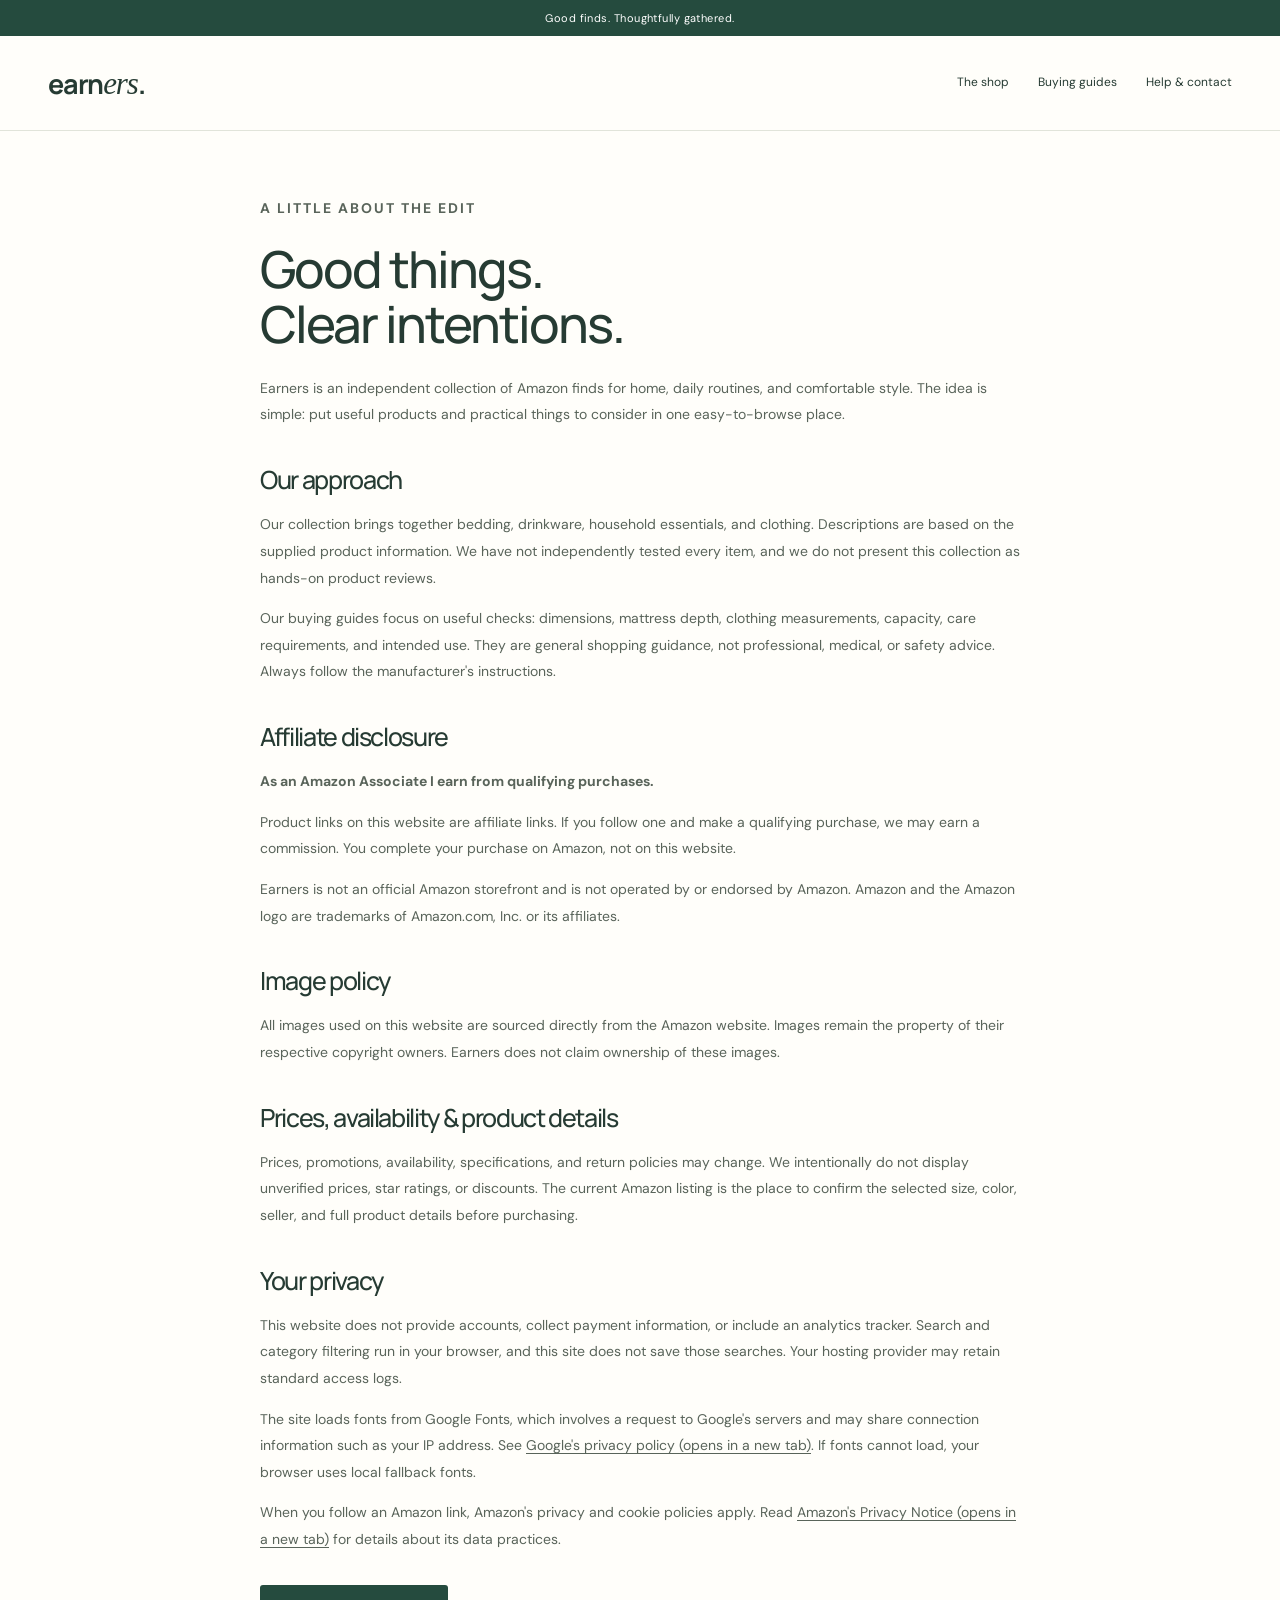
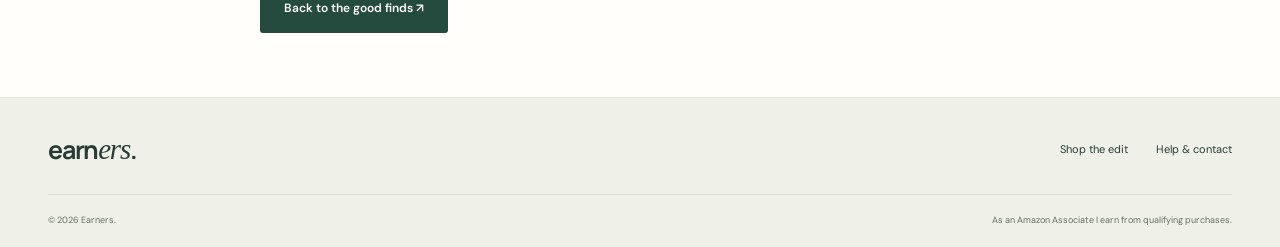
<file: about.html>
<!doctype html>
<html lang="en">
<head>
  <meta charset="utf-8">
  <meta name="viewport" content="width=device-width, initial-scale=1">
  <meta name="theme-color" content="#254b3e">
  <title>Our Story & Affiliate Disclosure | Earners</title>
  <link rel="canonical" href="https://products.brotherfall.com/about.html">
  <meta name="description" content="Learn how Earners selects Amazon finds, read our affiliate disclosure, and understand our approach to practical shopping guidance.">
  <meta name="robots" content="index, follow">
  <meta property="og:type" content="website">
  <meta property="og:title" content="Our Story & Affiliate Disclosure | Earners">
  <meta property="og:site_name" content="Earners">
  <meta property="og:url" content="https://products.brotherfall.com/about.html">
  <meta property="og:description" content="A transparent look at our independent Amazon affiliate collection and practical buying guidance.">
  <meta property="og:image" content="https://products.brotherfall.com/images/pillows.jpg">
  <meta property="og:image:alt" content="White bedding in a light-filled bedroom">
  <meta name="twitter:card" content="summary_large_image">
  <meta name="twitter:title" content="Our Story & Affiliate Disclosure | Earners">
  <meta name="twitter:description" content="Learn about our independent Amazon affiliate collection and practical shopping guidance.">
  <meta name="twitter:image" content="https://products.brotherfall.com/images/pillows.jpg">
  <link rel="icon" href="favicon.svg" type="image/svg+xml">
  <link rel="stylesheet" href="style.css">
  <script src="main.js" defer></script>
</head>
<body>
  <a class="skip-link" href="#main">Skip to content</a>
  <div class="announcement">Good finds. Thoughtfully gathered.</div>
  <header class="site-header"><div class="container header-inner"><a class="brand" href="index.html" aria-label="Earners home">earn<span class="brand-serif">ers</span>.</a><nav aria-label="Main navigation"><a href="index.html#shop">The shop</a><a href="index.html#guide">Buying guides</a><a href="contact.html">Help & contact</a></nav></div></header>
  <main class="container prose" id="main">
    <p class="eyebrow">A LITTLE ABOUT THE EDIT</p>
    <h1>Good things.<br>Clear intentions.</h1>
    <p>Earners is an independent collection of Amazon finds for home, daily routines, and comfortable style. The idea is simple: put useful products and practical things to consider in one easy-to-browse place.</p>
    <h2 id="approach">Our approach</h2>
    <p>Our collection brings together bedding, drinkware, household essentials, and clothing. Descriptions are based on the supplied product information. We have not independently tested every item, and we do not present this collection as hands-on product reviews.</p>
    <p>Our buying guides focus on useful checks: dimensions, mattress depth, clothing measurements, capacity, care requirements, and intended use. They are general shopping guidance, not professional, medical, or safety advice. Always follow the manufacturer's instructions.</p>
    <h2 id="disclosure">Affiliate disclosure</h2>
    <p><strong>As an Amazon Associate I earn from qualifying purchases.</strong></p>
    <p>Product links on this website are affiliate links. If you follow one and make a qualifying purchase, we may earn a commission. You complete your purchase on Amazon, not on this website.</p>
    <p>Earners is not an official Amazon storefront and is not operated by or endorsed by Amazon. Amazon and the Amazon logo are trademarks of Amazon.com, Inc. or its affiliates.</p>
    <h2 id="image-policy">Image policy</h2>
    <p>All images used on this website are sourced directly from the Amazon website. Images remain the property of their respective copyright owners. Earners does not claim ownership of these images.</p>
    <h2>Prices, availability & product details</h2>
    <p>Prices, promotions, availability, specifications, and return policies may change. We intentionally do not display unverified prices, star ratings, or discounts. The current Amazon listing is the place to confirm the selected size, color, seller, and full product details before purchasing.</p>
    <h2>Your privacy</h2>
    <p>This website does not provide accounts, collect payment information, or include an analytics tracker. Search and category filtering run in your browser, and this site does not save those searches. Your hosting provider may retain standard access logs.</p>
    <p>The site loads fonts from Google Fonts, which involves a request to Google's servers and may share connection information such as your IP address. See <a href="https://policies.google.com/privacy" target="_blank" rel="noopener noreferrer">Google's privacy policy (opens in a new tab)</a>. If fonts cannot load, your browser uses local fallback fonts.</p>
    <p>When you follow an Amazon link, Amazon's privacy and cookie policies apply. Read <a href="https://www.amazon.com/gp/help/customer/display.html?nodeId=GX7NJQ4ZB8MHFRNJ" target="_blank" rel="noopener noreferrer">Amazon's Privacy Notice (opens in a new tab)</a> for details about its data practices.</p>
    <a class="button button-dark" href="index.html#shop">Back to the good finds &nearr;</a>
  </main>
  <footer class="site-footer"><div class="container"><div class="footer-top"><a class="brand" href="index.html" aria-label="Earners home">earn<span class="brand-serif">ers</span>.</a><nav aria-label="Footer navigation"><a href="index.html#shop">Shop the edit</a><a href="contact.html">Help & contact</a></nav></div><div class="footer-bottom"><p>&copy; <span data-year>2026</span> Earners.</p><p>As an Amazon Associate I earn from qualifying purchases.</p></div></div></footer>
</body>
</html>
</file>
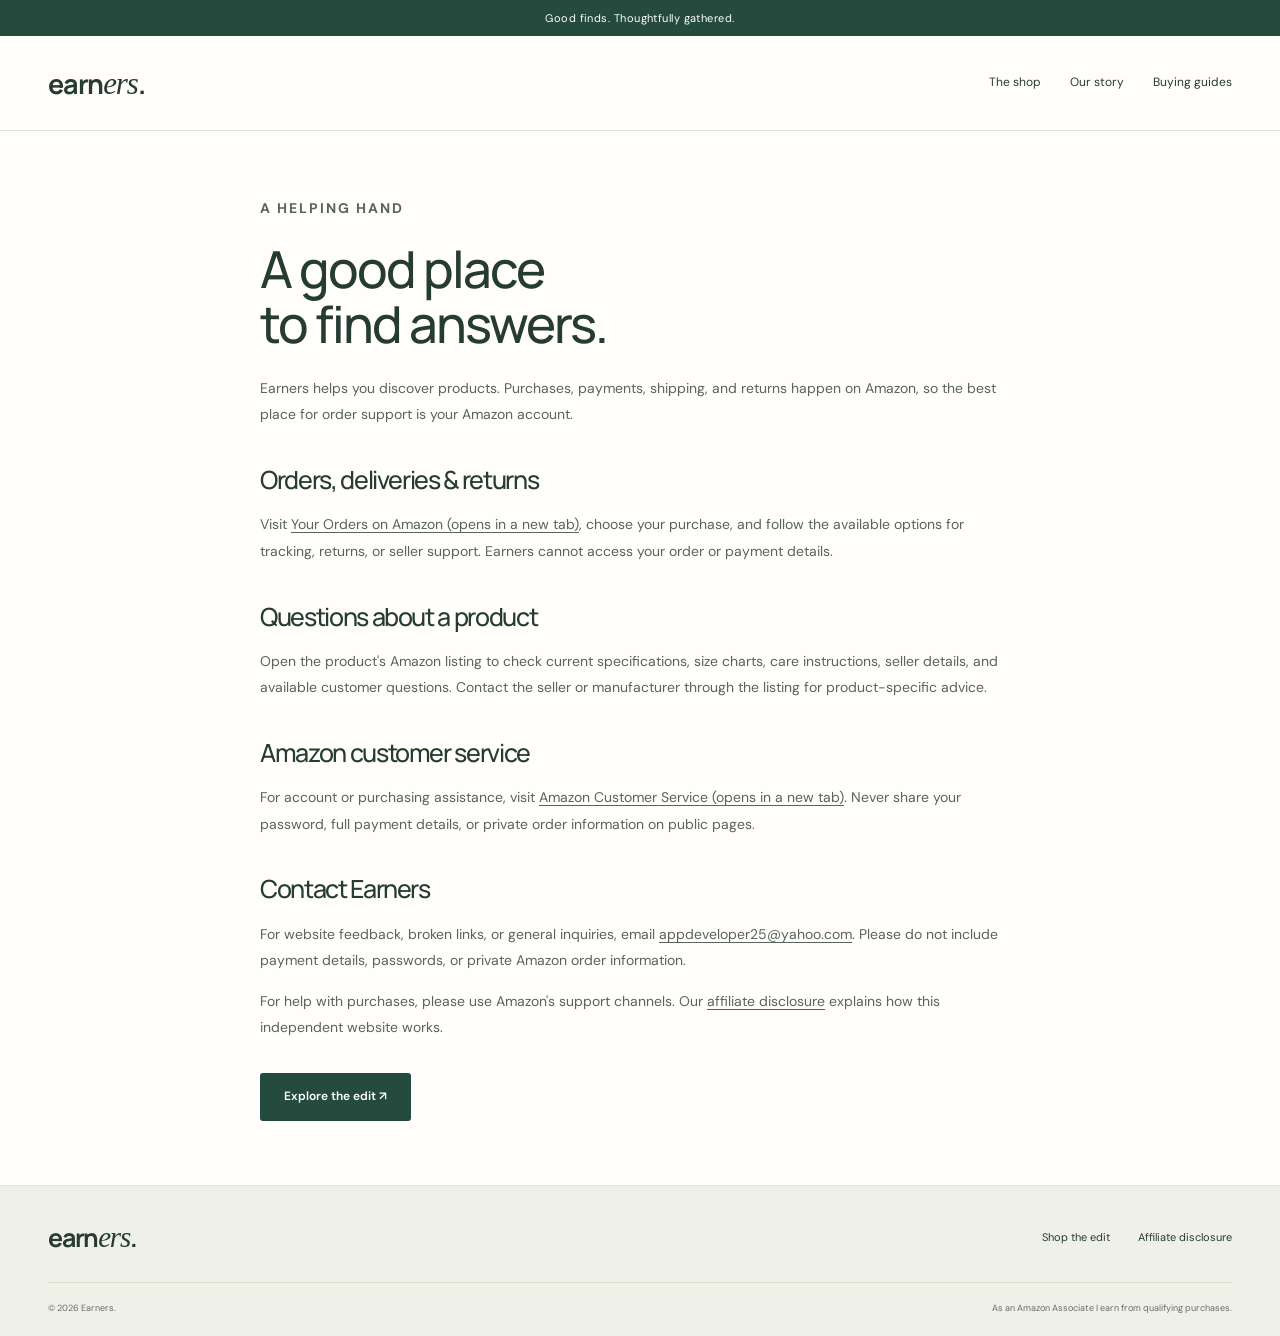
<file: contact.html>
<!doctype html>
<html lang="en">
<head>
  <meta charset="utf-8">
  <meta name="viewport" content="width=device-width, initial-scale=1">
  <meta name="theme-color" content="#254b3e">
  <title>Shopping Help & Contact | Earners</title>
  <link rel="canonical" href="https://products.brotherfall.com/contact.html">
  <meta name="description" content="Contact Earners or find help with Amazon orders, returns, and product questions. Learn where to verify details when shopping our affiliate collection.">
  <meta name="robots" content="index, follow">
  <meta property="og:type" content="website">
  <meta property="og:title" content="Shopping Help & Contact | Earners">
  <meta property="og:site_name" content="Earners">
  <meta property="og:url" content="https://products.brotherfall.com/contact.html">
  <meta property="og:description" content="Helpful next steps for product questions, Amazon orders, and returns.">
  <meta property="og:image" content="https://products.brotherfall.com/images/pillows.jpg">
  <meta property="og:image:alt" content="White bedding in a light-filled bedroom">
  <meta name="twitter:card" content="summary_large_image">
  <meta name="twitter:title" content="Shopping Help & Contact | Earners">
  <meta name="twitter:description" content="Contact Earners and find help with Amazon orders, product questions, and returns.">
  <meta name="twitter:image" content="https://products.brotherfall.com/images/pillows.jpg">
  <link rel="icon" href="favicon.svg" type="image/svg+xml">
  <link rel="stylesheet" href="style.css">
  <script src="main.js" defer></script>
</head>
<body>
  <a class="skip-link" href="#main">Skip to content</a>
  <div class="announcement">Good finds. Thoughtfully gathered.</div>
  <header class="site-header"><div class="container header-inner"><a class="brand" href="index.html" aria-label="Earners home">earn<span class="brand-serif">ers</span>.</a><nav aria-label="Main navigation"><a href="index.html#shop">The shop</a><a href="about.html">Our story</a><a href="index.html#guide">Buying guides</a></nav></div></header>
  <main class="container prose" id="main">
    <p class="eyebrow">A HELPING HAND</p>
    <h1>A good place<br>to find answers.</h1>
    <p>Earners helps you discover products. Purchases, payments, shipping, and returns happen on Amazon, so the best place for order support is your Amazon account.</p>
    <h2>Orders, deliveries & returns</h2>
    <p>Visit <a href="https://www.amazon.com/gp/css/order-history" target="_blank" rel="noopener noreferrer">Your Orders on Amazon (opens in a new tab)</a>, choose your purchase, and follow the available options for tracking, returns, or seller support. Earners cannot access your order or payment details.</p>
    <h2>Questions about a product</h2>
    <p>Open the product's Amazon listing to check current specifications, size charts, care instructions, seller details, and available customer questions. Contact the seller or manufacturer through the listing for product-specific advice.</p>
    <h2>Amazon customer service</h2>
    <p>For account or purchasing assistance, visit <a href="https://www.amazon.com/gp/help/customer/display.html" target="_blank" rel="noopener noreferrer">Amazon Customer Service (opens in a new tab)</a>. Never share your password, full payment details, or private order information on public pages.</p>
    <h2>Contact Earners</h2>
    <p>For website feedback, broken links, or general inquiries, email <a href="mailto:appdeveloper25@yahoo.com">appdeveloper25@yahoo.com</a>. Please do not include payment details, passwords, or private Amazon order information.</p>
    <p>For help with purchases, please use Amazon's support channels. Our <a href="about.html#disclosure">affiliate disclosure</a> explains how this independent website works.</p>
    <a class="button button-dark" href="index.html#shop">Explore the edit &nearr;</a>
  </main>
  <footer class="site-footer"><div class="container"><div class="footer-top"><a class="brand" href="index.html" aria-label="Earners home">earn<span class="brand-serif">ers</span>.</a><nav aria-label="Footer navigation"><a href="index.html#shop">Shop the edit</a><a href="about.html#disclosure">Affiliate disclosure</a></nav></div><div class="footer-bottom"><p>&copy; <span data-year>2026</span> Earners.</p><p>As an Amazon Associate I earn from qualifying purchases.</p></div></div></footer>
</body>
</html>
</file>
<file: style.css>
@import url('https://fonts.googleapis.com/css2?family=DM+Sans:wght@400;500;600;700&family=Manrope:wght@400;500;600;700;800&display=swap');

:root {
  --ink: #263b33;
  --green: #254b3e;
  --muted: #697169;
  --paper: #fffefa;
  --cream: #f6f5ef;
  --line: #e1e4da;
  --serif: Georgia, 'Times New Roman', serif;
}
* { box-sizing: border-box; }
html { scroll-behavior: smooth; scroll-padding-top: 24px; }
body { margin: 0; background: var(--paper); color: var(--ink); font: 14px/1.65 'DM Sans', Arial, sans-serif; }
a { color: inherit; text-decoration: none; }
button, input, select { font: inherit; }
button, select, summary { cursor: pointer; }
img { display: block; max-width: 100%; }
button, input, select { color: var(--ink); }
button { border: 0; }
[hidden] { display: none !important; }
:focus-visible { outline: 3px solid #ae602c; outline-offset: 5px; }
::selection { background: #dce6cc; }
.container { width: min(1240px, calc(100% - 96px)); margin-inline: auto; }
.sr-only { position: absolute; width: 1px; height: 1px; padding: 0; margin: -1px; overflow: hidden; clip: rect(0, 0, 0, 0); white-space: nowrap; border: 0; }
.skip-link { position: absolute; left: 16px; top: -100px; background: var(--green); color: white; padding: 12px 20px; z-index: 10; }
.skip-link:focus { top: 10px; }
.announcement { background: var(--green); color: #fff; padding: 9px 20px; font-size: 11px; text-align: center; letter-spacing: .45px; }
.announcement span { color: #e1e9df; margin-left: 6px; }
.site-header { border-bottom: 1px solid var(--line); }
.header-inner { min-height: 94px; display: flex; align-items: center; justify-content: space-between; gap: 24px; }
.brand { display: inline-flex; align-items: center; font: 700 27px/1 'Manrope', Arial, sans-serif; letter-spacing: -1.2px; white-space: nowrap; }
.brand-serif { font: italic 31px/1 var(--serif); font-weight: 400; }
.brand-mark { border: 1px solid #bac6b4; width: 34px; height: 36px; display: inline-grid; place-items: center; margin-right: 11px; font: italic 30px/1 var(--serif); border-radius: 12px 12px 4px 4px; }
.brand-dot { color: #8a9c68; }
.site-header nav { display: flex; gap: 29px; align-items: center; }
.site-header nav a { font-size: 12px; padding: 10px 0; }
.site-header nav a:hover, .nav-active { border-bottom: 1px solid var(--green); }
.header-cta { font-size: 11px; font-weight: 600; border-bottom: 1px solid #9ba994; padding: 6px 0; }
.header-cta span { padding-left: 15px; font-size: 18px; }
.hero { display: grid; grid-template-columns: 1fr 1fr; gap: 60px; align-items: center; padding-block: 58px 70px; }
.eyebrow { font-size: 10px; font-weight: 700; letter-spacing: 2px; margin: 0 0 19px; line-height: 1.6; }
.tiny-star { color: #799261; font-size: 21px; vertical-align: middle; padding-right: 9px; }
h1, h2, h3, p { margin-top: 0; }
h1 { font: 500 clamp(48px, 5.1vw, 74px)/1.08 'Manrope', Arial, sans-serif; letter-spacing: -3.7px; margin-bottom: 24px; }
h1 em { font-family: var(--serif); font-weight: 400; color: #67805b; }
.hero-description { max-width: 390px; font-size: 14px; line-height: 1.85; color: var(--muted); margin-bottom: 28px; }
.button { padding: 14px 24px; display: inline-flex; align-items: center; justify-content: center; gap: 33px; font-size: 12px; font-weight: 600; border-radius: 3px; transition: background .2s, transform .2s; min-height: 48px; }
.button:hover { transform: translateY(-2px); }
.button-dark { background: var(--green); color: #fff; }
.button-dark:hover { background: #153b2e; }
.button-light { background: #f8f8ed; color: var(--green); }
.hero-note { display: flex; align-items: center; gap: 10px; margin-top: 32px; font-size: 10px; color: var(--muted); }
.note-line { width: 27px; height: 1px; background: #98a58b; }
.hero-visual { position: relative; padding: 0 19px 26px 20px; }
.hero-photo { height: 445px; border-radius: 150px 5px 5px 5px; overflow: hidden; position: relative; }
.hero-photo > img { width: 100%; height: 100%; object-fit: cover; object-position: 50% 44%; }
.hero-photo::after { content: ''; position: absolute; inset: 60% 0 0; background: linear-gradient(transparent, #1d2f235c); }
.photo-caption { position: absolute; bottom: 21px; left: 25px; color: white; font-size: 9px; letter-spacing: 2px; z-index: 1; }
.hero-sticker { position: absolute; right: -3px; top: -19px; background: #e8edda; width: 121px; height: 121px; border-radius: 50%; display: flex; flex-direction: column; justify-content: center; text-align: center; font-size: 11px; line-height: 1.5; transform: rotate(11deg); }
.hero-sticker > span { font-size: 26px; line-height: 1.25; }
.hero-sticker em { font-family: var(--serif); font-size: 15px; }
.floating-find { position: absolute; bottom: 0; left: -22px; display: flex; align-items: center; gap: 15px; background: #fffefa; border: 1px solid #e6e6dc; padding: 12px 19px 12px 10px; border-radius: 5px; box-shadow: 0 8px 30px #1c2b2410; max-width: 95%; }
.floating-find img { width: 71px; height: 86px; object-fit: contain; mix-blend-mode: multiply; }
.floating-find small { display: block; font-size: 8px; letter-spacing: 1.3px; color: var(--muted); }
.floating-find strong { display: block; font: 500 19px/1.6 var(--serif); }
.floating-find .text-link { font-size: 10px; }
.hero-vertical { position: absolute; right: -15px; top: 160px; writing-mode: vertical-rl; font-size: 8px; letter-spacing: 2px; color: var(--muted); }
.values-strip { border-block: 1px solid var(--line); background: #f4f5ed; }
.values-inner { display: flex; align-items: center; justify-content: space-between; padding-block: 17px; gap: 20px; }
.values-inner > span { display: flex; align-items: center; gap: 11px; font-size: 11px; }
.values-inner > span > span { font-size: 20px; color: #778a65; line-height: 1; }
.section { padding-block: 66px; }
.section-heading { display: flex; justify-content: space-between; align-items: flex-end; gap: 25px; margin-bottom: 28px; }
.section-heading .eyebrow { margin-bottom: 9px; }
h2 { font: 500 33px/1.25 'Manrope', Arial, sans-serif; letter-spacing: -1.35px; margin-bottom: 0; }
.text-link { font-size: 11px; font-weight: 600; padding-bottom: 4px; border-bottom: 1px solid #bcc6b3; }
.section-heading > .text-link { white-space: nowrap; }
.collection-grid { display: grid; grid-template-columns: repeat(4, 1fr); gap: 18px; }
.collection-card { overflow: hidden; border-radius: 5px; background: #eeeee6; }
.collection-card > img { width: 100%; height: 188px; object-fit: contain; padding: 20px; mix-blend-mode: multiply; transition: transform .25s; }
.collection-card:hover > img { transform: scale(1.04); }
.collection-card > div { padding: 12px 18px 20px; }
.collection-card div > span { font-size: 7px; letter-spacing: 1.4px; }
.collection-card h3 { display: flex; align-items: center; justify-content: space-between; font-size: 15px; font-weight: 500; letter-spacing: -.4px; margin: 4px 0 0; }
.collection-card h3 span { font-size: 19px; }
.collection-drink { background: #e9eee6; }
.collection-home { background: #f0e9de; }
.collection-style { background: #ede8e5; }
.shop-section { background: var(--cream); border-block: 1px solid #ebede4; padding-block: 62px 38px; }
.section-intro { color: var(--muted); font-size: 12px; margin: 12px 0 0; }
.collection-count { font-size: 8px; letter-spacing: 1.4px; color: var(--muted); margin-bottom: 5px; }
.affiliate-note { font-size: 10px; color: #5e685e; padding: 12px 0; margin: 0; border-block: 1px solid var(--line); }
.affiliate-note > span { margin-right: 6px; }
.affiliate-note a { text-decoration: underline; text-underline-offset: 3px; margin-left: 6px; }
.shop-tools { display: flex; align-items: center; justify-content: space-between; gap: 20px; margin-top: 24px; }
.filter-list { display: flex; gap: 7px; flex-wrap: wrap; }
.filter { font-size: 10px; padding: 9px 14px; background: transparent; border: 1px solid #d8ddd2; border-radius: 25px; min-height: 38px; }
.filter:hover { background: #e5eadd; }
.filter.active { background: var(--green); border-color: var(--green); color: #fff; }
.filter span { font-size: 8px; margin-left: 5px; opacity: .8; }
.search-box { border: 1px solid #d8ddd2; border-radius: 4px; padding: 8px 11px; display: flex; align-items: center; gap: 9px; background: var(--paper); }
.search-box svg { fill: none; stroke: #76806f; stroke-width: 1.5; flex-shrink: 0; }
.search-box input { min-width: 0; width: 162px; background: transparent; border: 0; font-size: 10px; padding: 4px 0; }
.search-box:focus-within { outline: 2px solid #778a65; outline-offset: 2px; }
.search-box input:focus { outline: none; }
.results-bar { display: flex; align-items: center; justify-content: space-between; margin: 20px 0 17px; color: var(--muted); font-size: 10px; }
.results-bar p { margin: 0; }
.results-bar select { border: 0; background: transparent; font-size: 10px; margin-left: 5px; padding: 5px; }
.pagination { display: flex; align-items: center; justify-content: center; gap: 20px; margin-top: 30px; font-size: 12px; }
.pagination button { min-height: 44px; padding: 10px 18px; border: 1px solid var(--green); border-radius: 3px; background: var(--green); color: white; }
.pagination button:hover:not(:disabled) { background: #153b2e; }
.pagination button:disabled { cursor: default; background: transparent; border-color: #d8ddd2; color: var(--muted); }
.product-grid { display: grid; grid-template-columns: repeat(4, minmax(0, 1fr)); gap: 25px 19px; margin-top: 20px; }
.product-card { background: var(--paper); border: 1px solid #e5e6de; border-radius: 5px; overflow: hidden; display: flex; flex-direction: column; transition: box-shadow .2s; }
.product-card:hover { box-shadow: 0 5px 20px #263b330b; }
.product-image { height: 242px; background: #f1f0eb; position: relative; overflow: hidden; }
.product-image img { width: 100%; height: 100%; object-fit: contain; padding: 22px; mix-blend-mode: multiply; transition: transform .3s; }
.product-card:hover .product-image img { transform: scale(1.035); }
.product-card-lifestyle .product-image img { padding: 0; object-fit: cover; object-position: center 48%; }
.product-badge { position: absolute; z-index: 1; top: 12px; left: 12px; background: #fffef7eb; color: var(--green); font-size: 7px; font-weight: 600; letter-spacing: .8px; padding: 5px 8px; border-radius: 2px; }
.product-content { padding: 19px 17px 0; display: flex; flex-direction: column; flex: 1; }
.product-category { font-size: 7px; font-weight: 600; color: #67785c; letter-spacing: 1.3px; margin-bottom: 8px; }
.product-content h3 { font: 600 14px/1.5 'Manrope', Arial, sans-serif; margin-bottom: 9px; letter-spacing: -.25px; }
.product-description { font-size: 11px; line-height: 1.8; color: var(--muted); margin-bottom: 18px; }
.amazon-link { margin-top: auto; display: flex; align-items: center; justify-content: space-between; border-top: 1px solid var(--line); padding: 13px 0; font-size: 10px; font-weight: 600; }
.amazon-link:hover { color: #996136; }
.amazon-link > span[aria-hidden] { font-size: 17px; font-weight: 400; }
.shop-footnote { color: var(--muted); font-size: 10px; text-align: center; margin: 27px 0 0; }
.empty-state { text-align: center; padding: 60px 20px; border: 1px dashed #b8c3af; border-radius: 4px; margin-top: 25px; }
.empty-state > span { font-size: 36px; color: #80946e; }
.empty-state h3 { font: 28px var(--serif); margin-bottom: 10px; }
.empty-state p { color: var(--muted); }
.guide-section { display: grid; grid-template-columns: 1fr 1.35fr; gap: 90px; }
.guide-intro h2 { font-size: 36px; margin-bottom: 21px; }
.guide-intro > p:not(.eyebrow) { color: var(--muted); max-width: 315px; font-size: 12px; line-height: 1.9; margin-bottom: 24px; }
.guide-notes article { display: flex; gap: 22px; border-bottom: 1px solid var(--line); padding: 0 0 22px; margin-bottom: 23px; }
.guide-notes article:last-child { margin-bottom: 0; }
.guide-number { font: italic 24px var(--serif); color: #8d9c77; }
.guide-notes h3 { font: 600 15px 'Manrope', Arial, sans-serif; margin: 2px 0 10px; }
.guide-notes p { font-size: 11px; color: var(--muted); margin-bottom: 10px; line-height: 1.85; }
.guide-notes a { font-size: 10px; border-bottom: 1px solid #bdc6b4; }
.closing-banner { display: flex; align-items: center; justify-content: space-between; gap: 30px; background: var(--green); color: #fff; padding: 36px 48px; border-radius: 5px; }
.closing-banner > span { font-size: 65px; color: #c7d5ad; }
.closing-banner p { font: 500 28px/1.3 'Manrope', Arial, sans-serif; letter-spacing: -.6px; margin: 0 auto 0 0; }
.closing-banner em { font-family: var(--serif); color: #dce7c9; font-weight: 400; font-size: 33px; }
.faq-section { display: grid; grid-template-columns: 1fr 1.35fr; gap: 90px; }
.faq-section h2 { font-size: 29px; }
details { border-bottom: 1px solid var(--line); }
summary { padding: 17px 23px 17px 0; font-size: 12px; font-weight: 500; }
details p { font-size: 12px; color: var(--muted); line-height: 1.9; }
details a, .prose a { text-decoration: underline; text-underline-offset: 3px; }
.site-footer { background: #eff1e9; border-top: 1px solid var(--line); padding-block: 37px 20px; }
.footer-top { display: flex; justify-content: space-between; align-items: center; gap: 24px; padding-bottom: 30px; }
.footer-top .brand { font-size: 25px; }
.footer-top .brand-serif { font-size: 29px; }
.footer-top p { font-size: 10px; color: var(--muted); margin: 12px 0 0; }
.footer-top nav { display: flex; gap: 28px; font-size: 11px; }
.footer-top nav a:hover { text-decoration: underline; }
.footer-bottom { border-top: 1px solid #d8dece; padding-top: 18px; display: flex; justify-content: space-between; gap: 20px; }
.footer-bottom p, .trademark-note { font-size: 9px; color: #636e5e; margin-bottom: 0; }
.trademark-note { margin-top: 10px; font-size: 8px; }
.prose { max-width: 760px; padding-block: 64px; }
.prose h1 { font-size: 51px; letter-spacing: -2px; }
.prose h2 { font-size: 25px; margin: 36px 0 16px; }
.prose p, .prose li { color: #59645a; font-size: 14px; line-height: 1.9; }
.prose .button { color: white; text-decoration: none; margin-top: 18px; }
@media (min-width: 1500px) {
  .hero { padding-block: 76px 85px; }
  .hero-photo { height: 490px; }
}
@media (max-width: 1100px) {
  .container { width: calc(100% - 64px); }
  .header-cta { display: none; }
  .hero { gap: 35px; }
  h1 { font-size: 57px; }
  .hero-photo { height: 400px; }
  .hero-visual { padding-left: 0; }
  .floating-find { left: -15px; }
  .collection-card h3 { font-size: 12px; }
  .collection-card > img { height: 155px; }
  .shop-tools { flex-wrap: wrap; }
  .product-image { height: 210px; }
  .guide-section, .faq-section { gap: 45px; }
}
@media (max-width: 800px) {
  .container { width: calc(100% - 40px); }
  .header-inner { min-height: 80px; }
  .site-header nav { gap: 18px; }
  .site-header nav a { font-size: 11px; }
  .site-header nav a:nth-child(3) { display: none; }
  .brand { font-size: 23px; }
  .brand-serif { font-size: 27px; }
  .brand-mark { display: none; }
  .hero { gap: 25px; padding-block: 43px 50px; }
  h1 { font-size: 46px; letter-spacing: -2.8px; }
  .hero-description { font-size: 12px; }
  .hero .eyebrow { font-size: 8px; letter-spacing: 1.1px; }
  .hero-photo { height: 370px; border-top-left-radius: 100px; }
  .hero-sticker { width: 94px; height: 94px; font-size: 9px; }
  .hero-sticker em { font-size: 12px; }
  .floating-find { padding: 8px; gap: 9px; left: -15px; }
  .floating-find img { width: 50px; height: 65px; }
  .floating-find strong { font-size: 15px; }
  .floating-find small { font-size: 6px; }
  .hero-vertical { right: -7px; font-size: 7px; }
  .values-inner { display: grid; grid-template-columns: 1fr 1fr; gap: 12px 20px; }
  .values-inner > span { justify-content: center; font-size: 10px; }
  .section { padding-block: 45px; }
  h2 { font-size: 28px; }
  .collection-grid { grid-template-columns: repeat(2, 1fr); gap: 15px; }
  .collection-card h3 { font-size: 16px; }
  .collection-card > img { height: 190px; }
  .product-grid { grid-template-columns: repeat(2, minmax(0, 1fr)); }
  .product-image { height: 260px; }
  .collection-count { display: none; }
  .shop-section { padding-block: 45px 30px; }
  .shop-tools { gap: 15px; }
  .search-box { width: 100%; }
  .search-box input { flex: 1; }
  .guide-section, .faq-section { grid-template-columns: 1fr; gap: 30px; }
  .guide-intro > p:not(.eyebrow) { max-width: 100%; }
  .closing-banner { padding: 30px; flex-wrap: wrap; gap: 20px; }
  .closing-banner > span { font-size: 42px; }
  .closing-banner p { font-size: 23px; }
  .closing-banner em { font-size: 27px; }
  .closing-banner .button { margin-left: 60px; }
  .footer-top nav { gap: 18px; }
}
@media (max-width: 540px) {
  .announcement { font-size: 9px; }
  .announcement span { display: none; }
  .header-inner { min-height: 73px; gap: 12px; flex-wrap: wrap; padding-block: 17px 12px; justify-content: center; }
  .site-header nav { justify-content: center; width: 100%; gap: 27px; }
  .site-header nav a { padding: 3px 0; }
  .hero { grid-template-columns: 1fr; gap: 35px; padding-top: 33px; }
  .hero-copy { text-align: center; }
  .hero .eyebrow { font-size: 8px; letter-spacing: 1.4px; }
  h1 { font-size: 54px; letter-spacing: -3px; }
  .hero-description { font-size: 13px; max-width: 350px; margin-inline: auto; }
  .hero-note { justify-content: center; margin-top: 20px; }
  .hero-visual { margin-inline: 15px; padding: 0 0 30px; }
  .hero-photo { height: 350px; }
  .hero-sticker { right: -8px; }
  .hero-vertical { right: -17px; }
  .floating-find { left: -10px; padding: 10px 16px 10px 10px; }
  .floating-find img { width: 59px; height: 72px; }
  .floating-find small { font-size: 7px; }
  .floating-find strong { font-size: 17px; }
  .values-inner { gap: 10px; }
  .values-inner > span { font-size: 8px; gap: 6px; }
  .values-inner > span > span { font-size: 17px; }
  .section-heading { align-items: flex-start; flex-direction: column; gap: 14px; }
  h2 { font-size: 27px; }
  .eyebrow { font-size: 8px; letter-spacing: 1.5px; }
  .collection-grid { gap: 11px; }
  .collection-card > img { height: 155px; padding: 14px; }
  .collection-card > div { padding: 8px 11px 15px; }
  .collection-card div > span { font-size: 6px; letter-spacing: .7px; }
  .collection-card h3 { font-size: 12px; }
  .collection-card h3 span { font-size: 15px; }
  .affiliate-note { font-size: 9px; line-height: 1.9; }
  .filter-list { gap: 6px; }
  .filter { padding: 8px 11px; font-size: 9px; }
  .product-grid { gap: 14px 10px; }
  .product-image { height: 182px; }
  .product-image img { padding: 13px; }
  .product-badge { font-size: 5px; top: 8px; left: 7px; padding: 4px 5px; letter-spacing: .4px; }
  .product-content { padding: 13px 11px 0; }
  .product-category { font-size: 6px; letter-spacing: .7px; }
  .product-content h3 { font-size: 12px; line-height: 1.5; }
  .product-description { font-size: 10px; line-height: 1.75; }
  .amazon-link { font-size: 9px; }
  .shop-footnote { font-size: 9px; }
  .guide-intro h2 { font-size: 32px; }
  .guide-notes article { gap: 16px; }
  .closing-banner { text-align: center; justify-content: center; gap: 16px; padding: 28px 18px; }
  .closing-banner > span { display: none; }
  .closing-banner p { width: 100%; margin: 0; }
  .closing-banner .button { margin-left: 0; }
  .footer-top { align-items: flex-start; flex-direction: column; }
  .footer-top nav { flex-wrap: wrap; font-size: 10px; }
  .footer-bottom { flex-direction: column; gap: 6px; }
  .prose h1 { font-size: 40px; }
}
@media (prefers-reduced-motion: reduce) {
  html { scroll-behavior: auto; }
  *, *::before, *::after { transition: none !important; }
}
</file>
